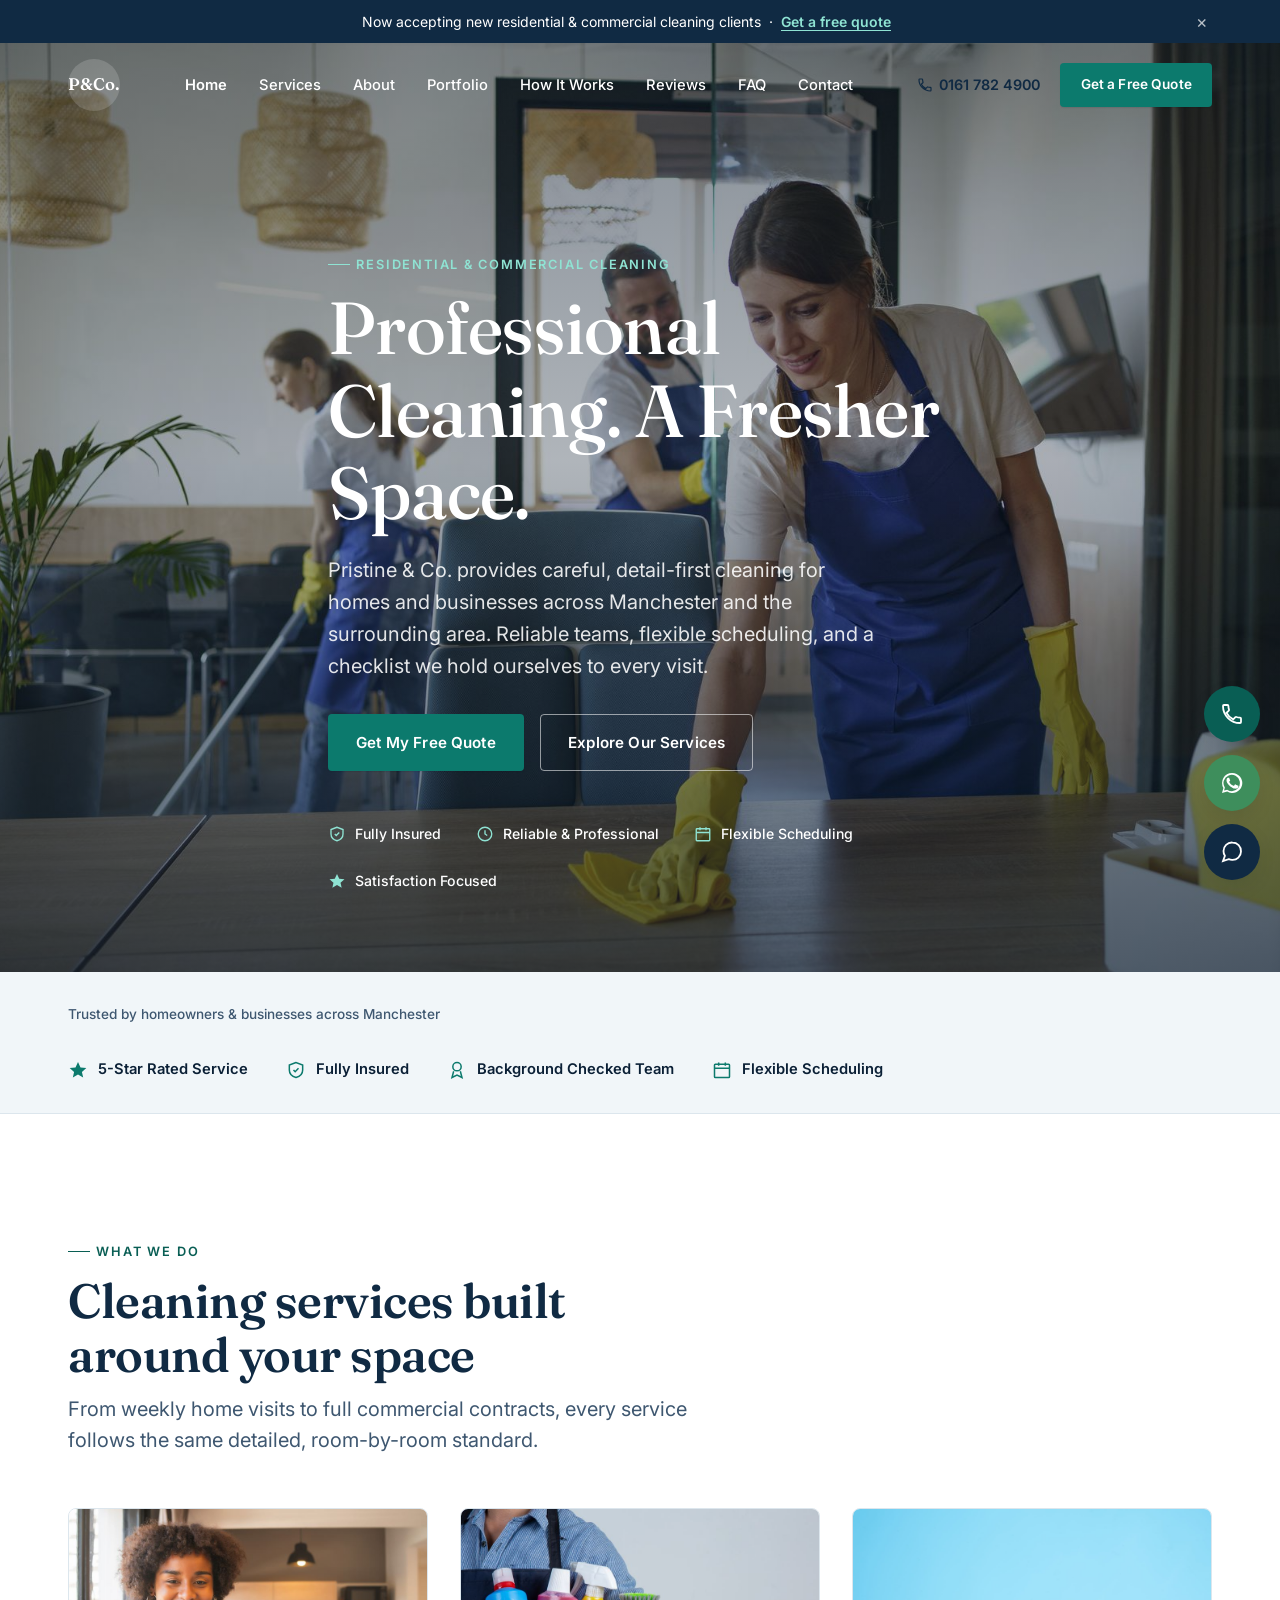
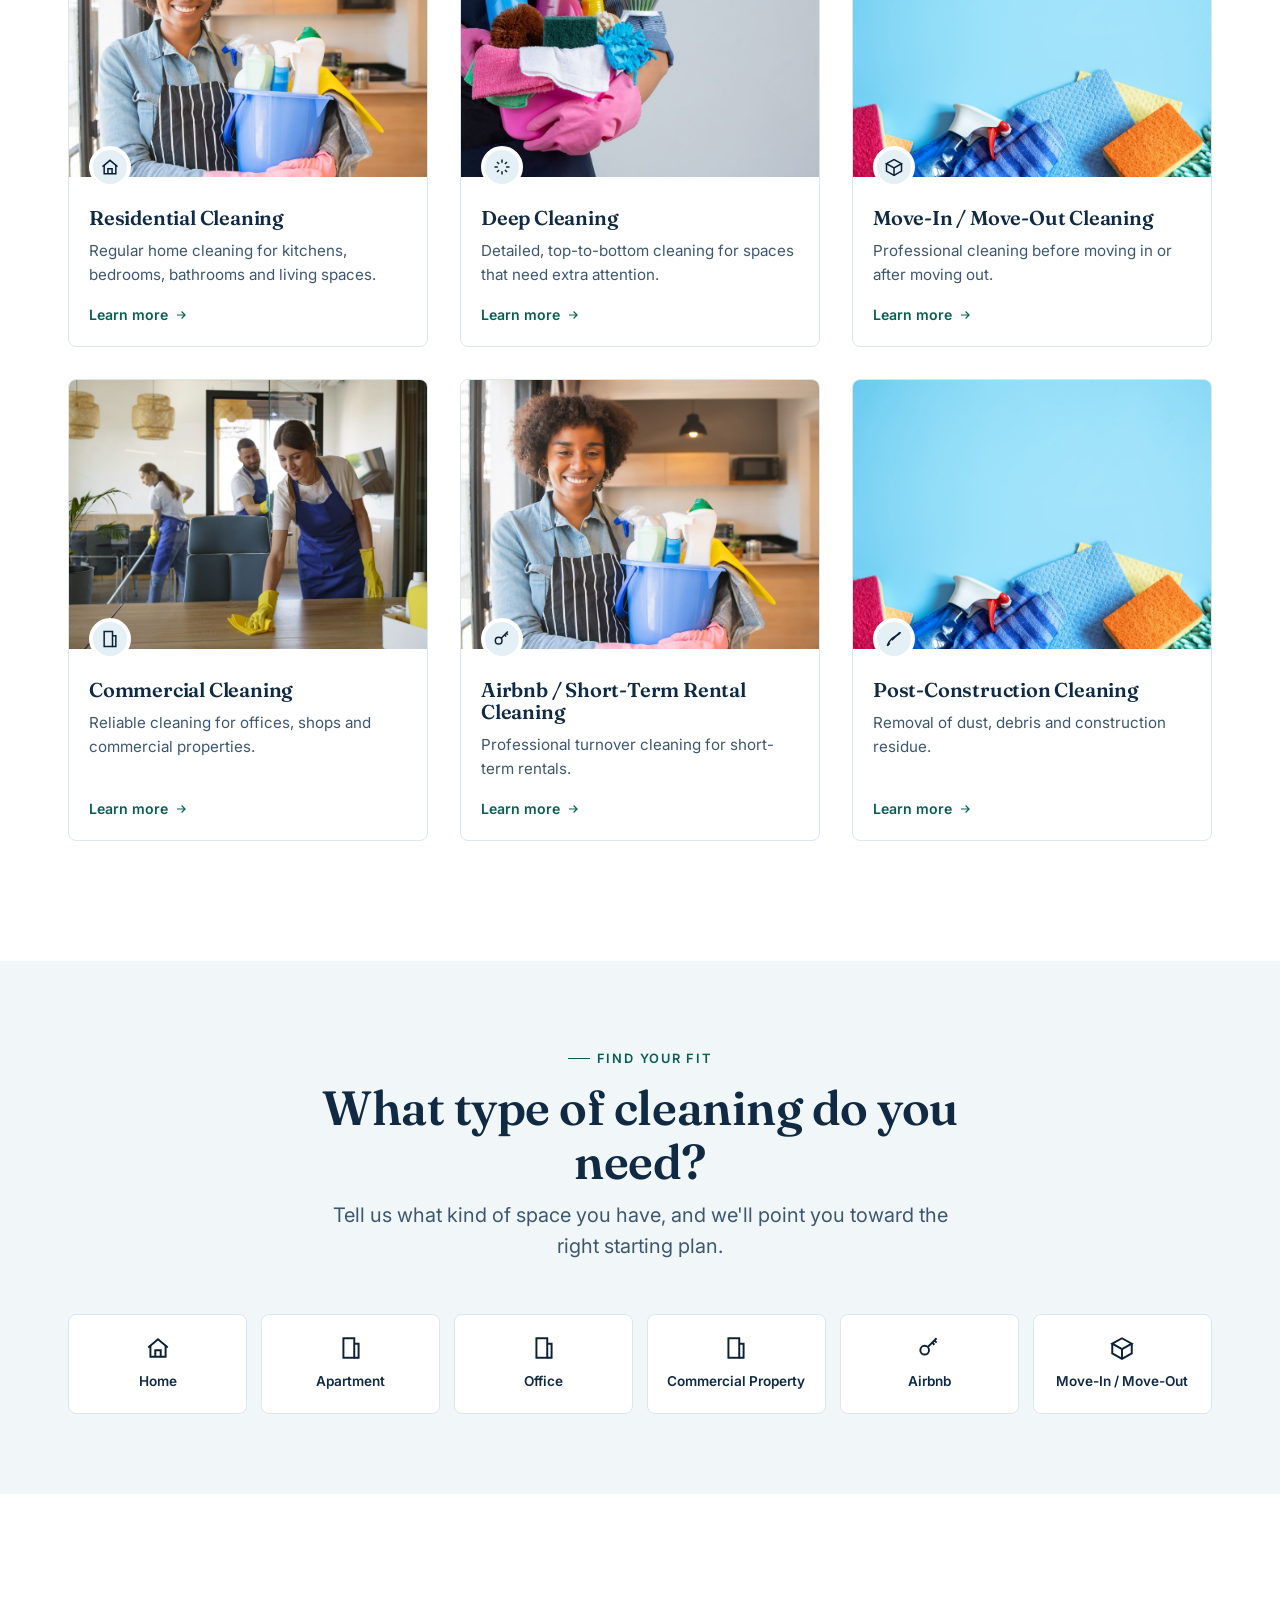
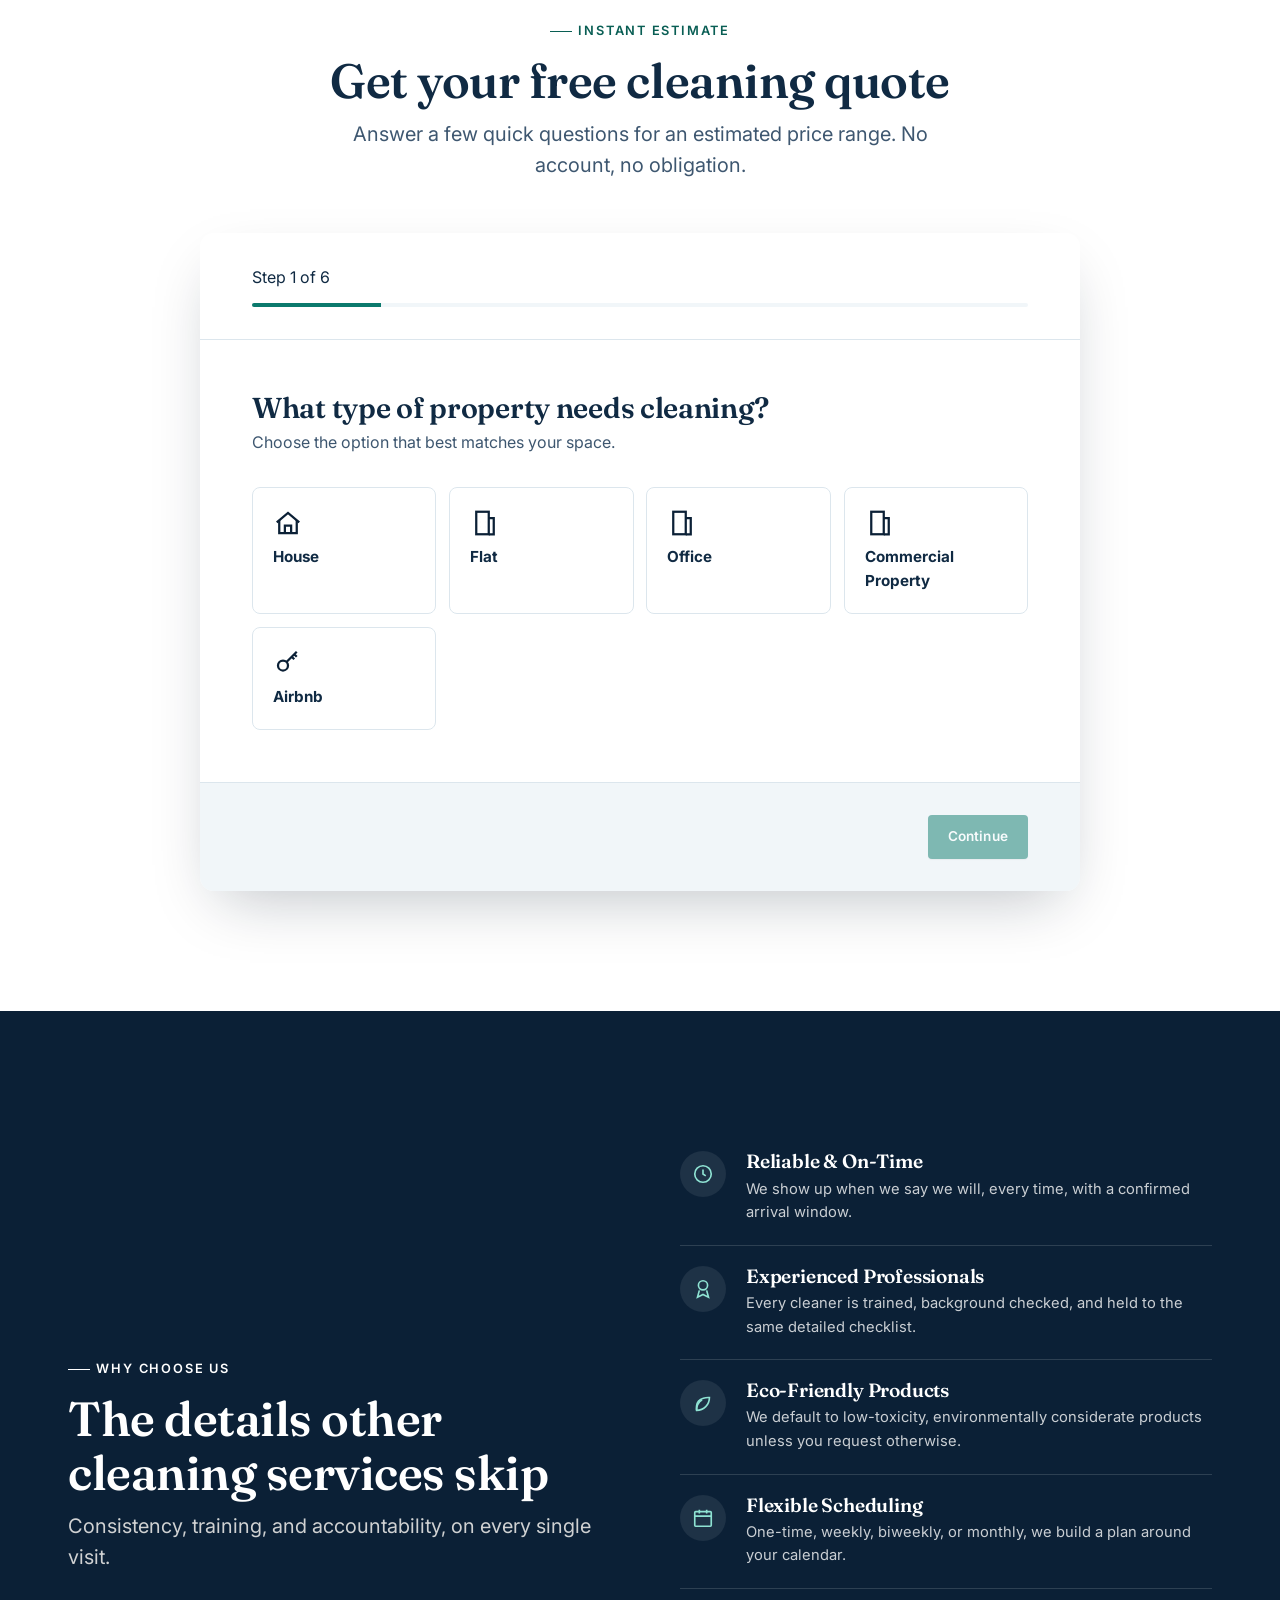
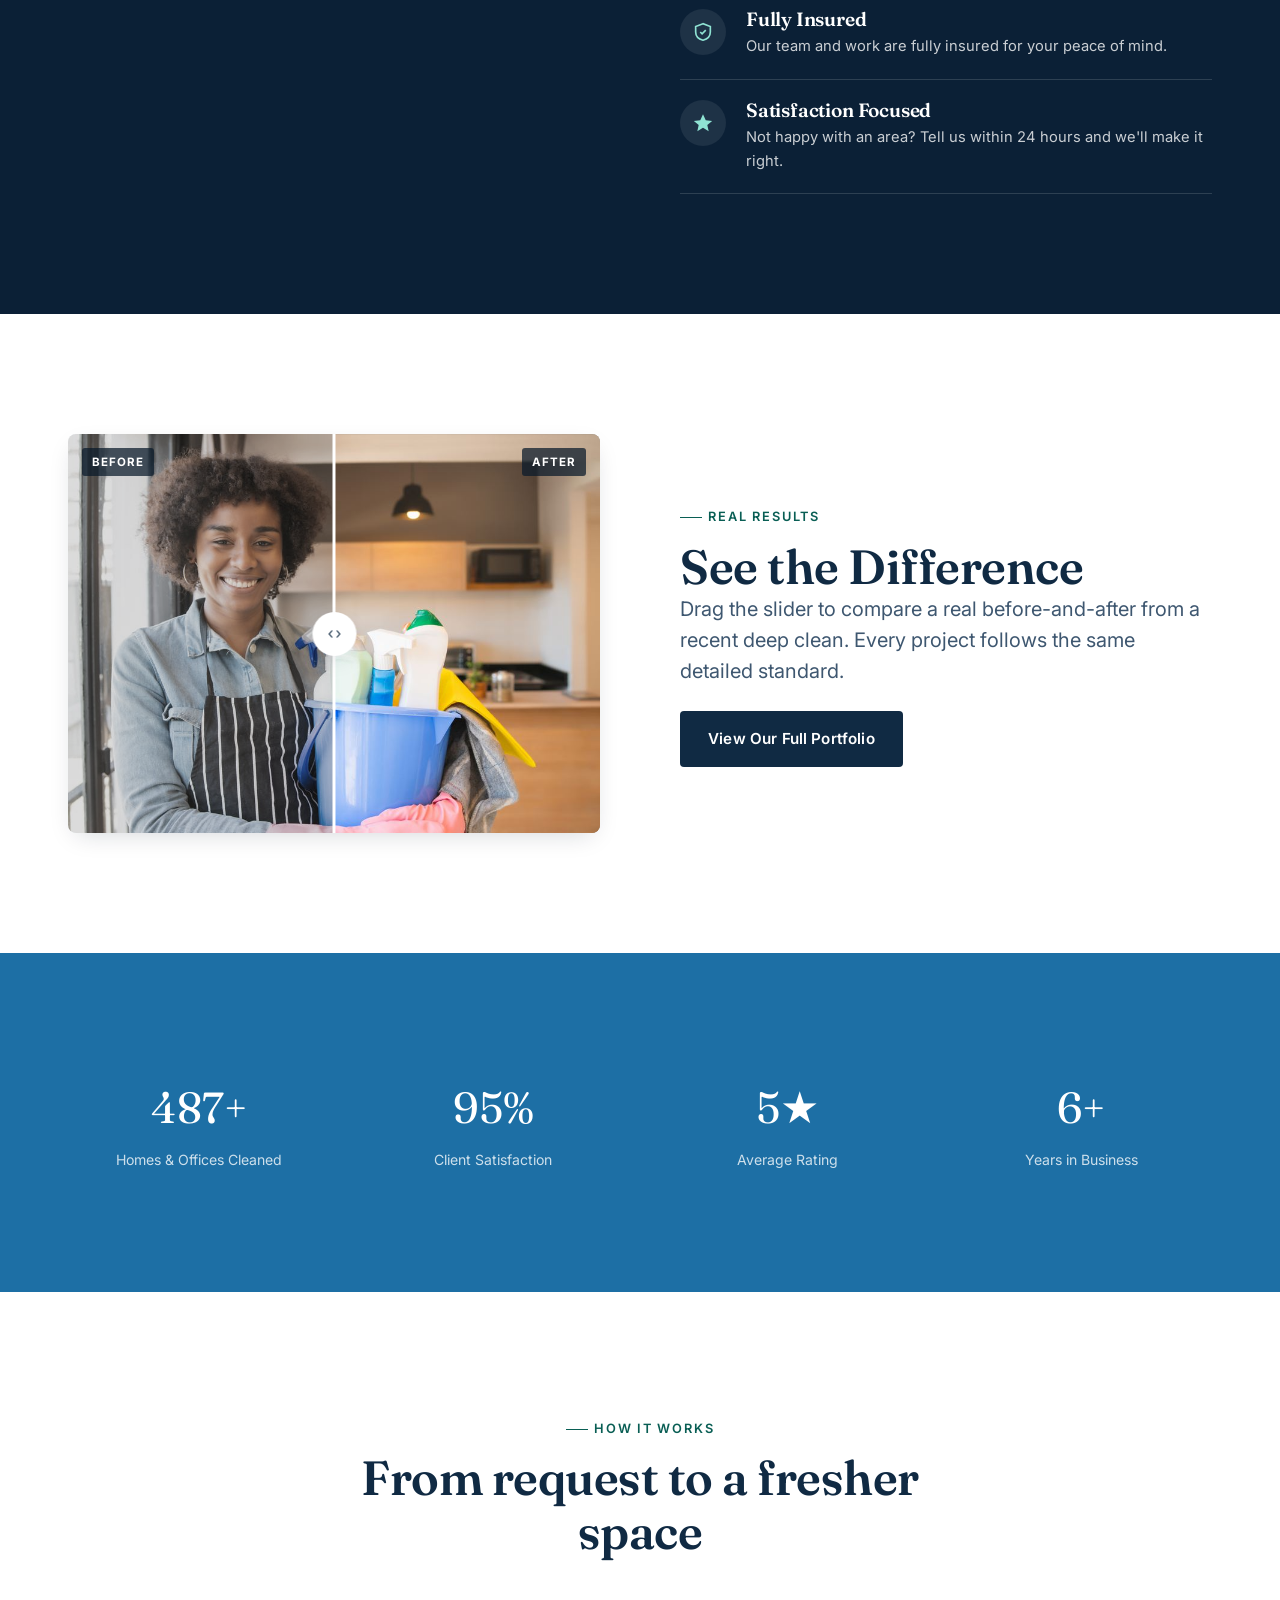
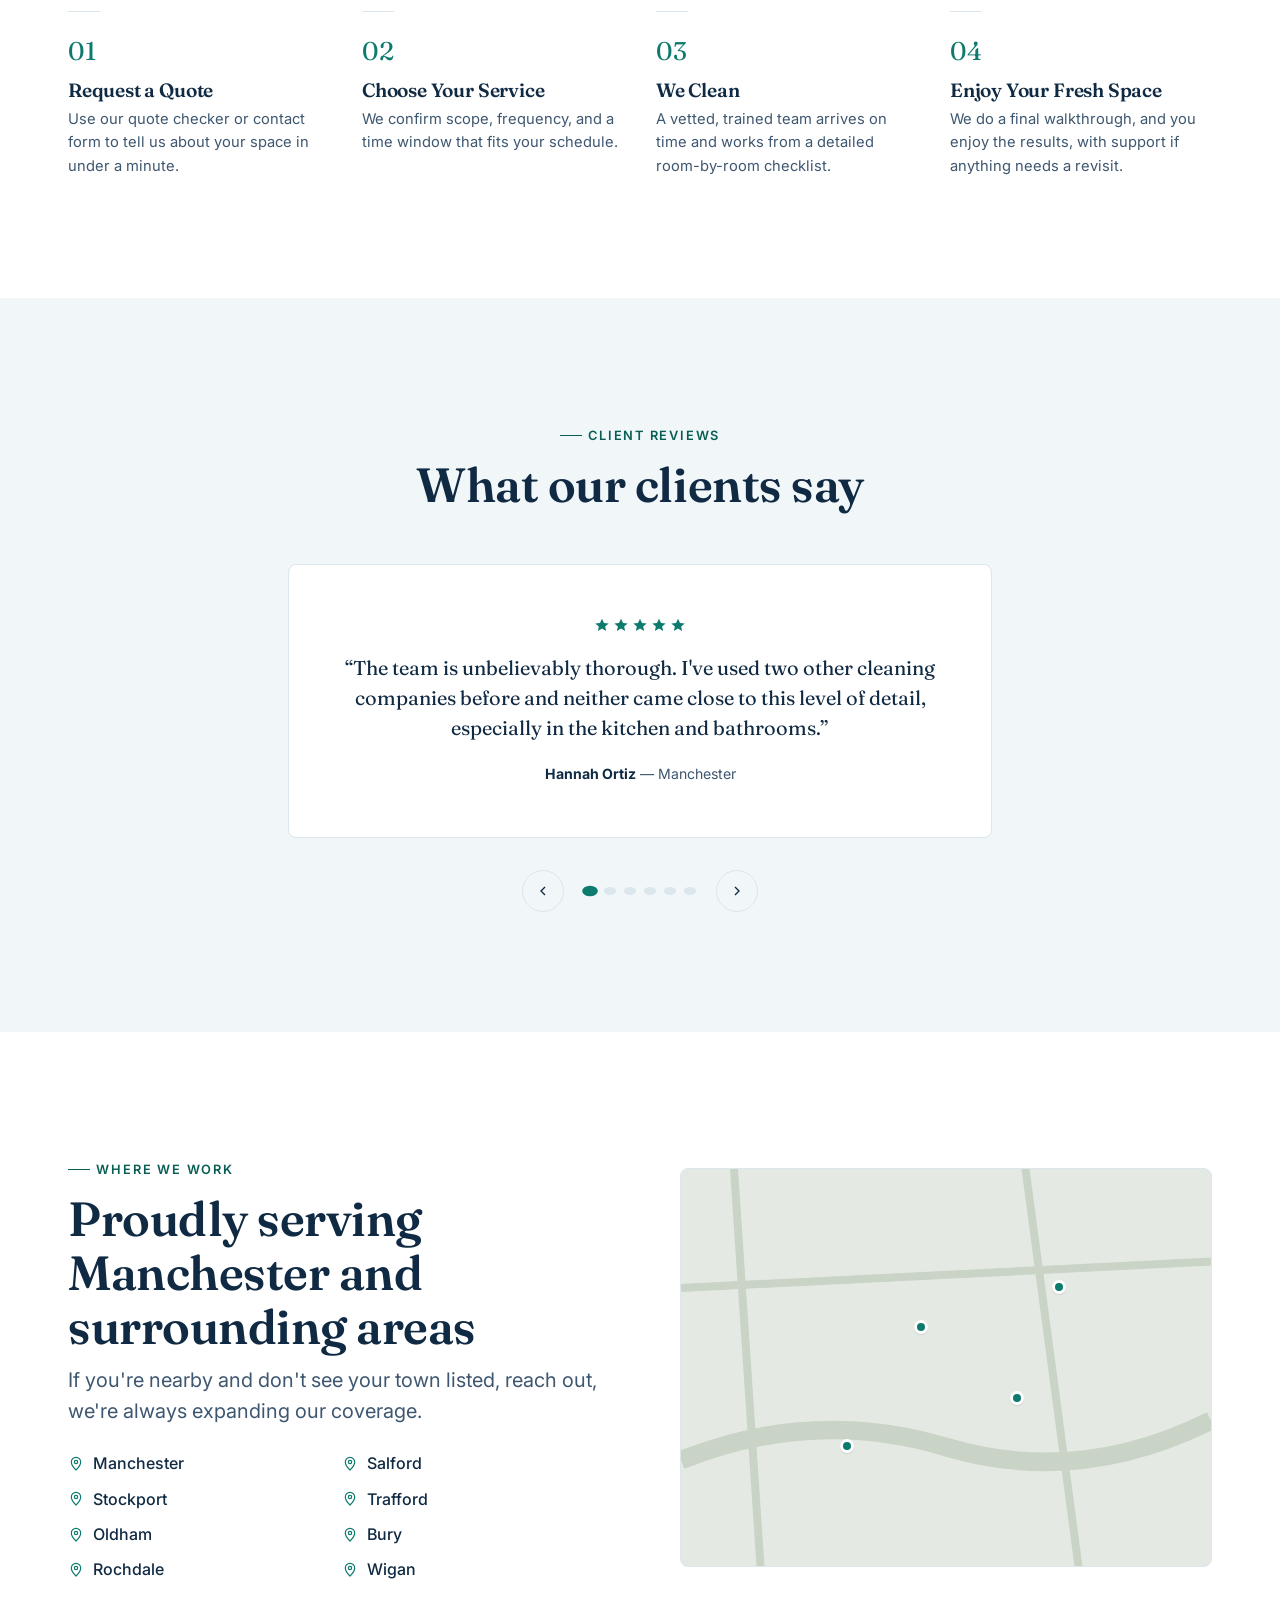
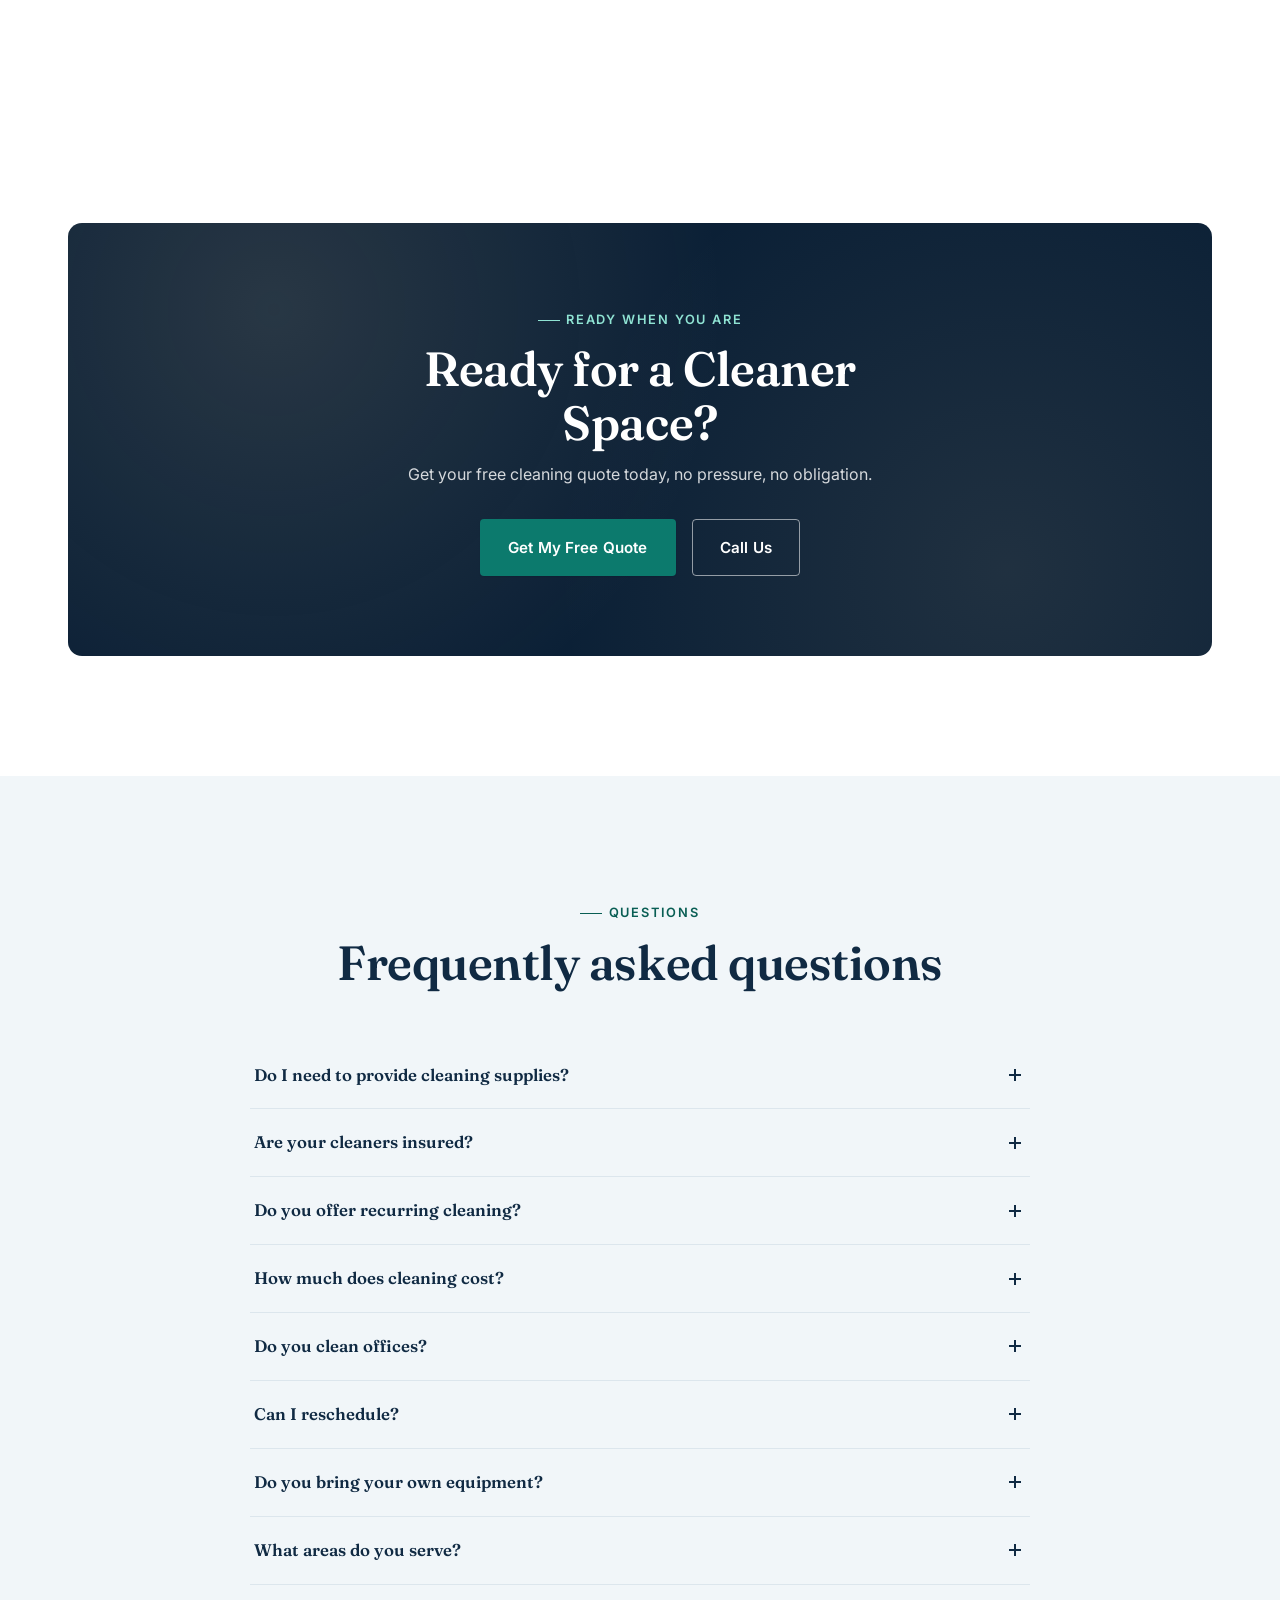
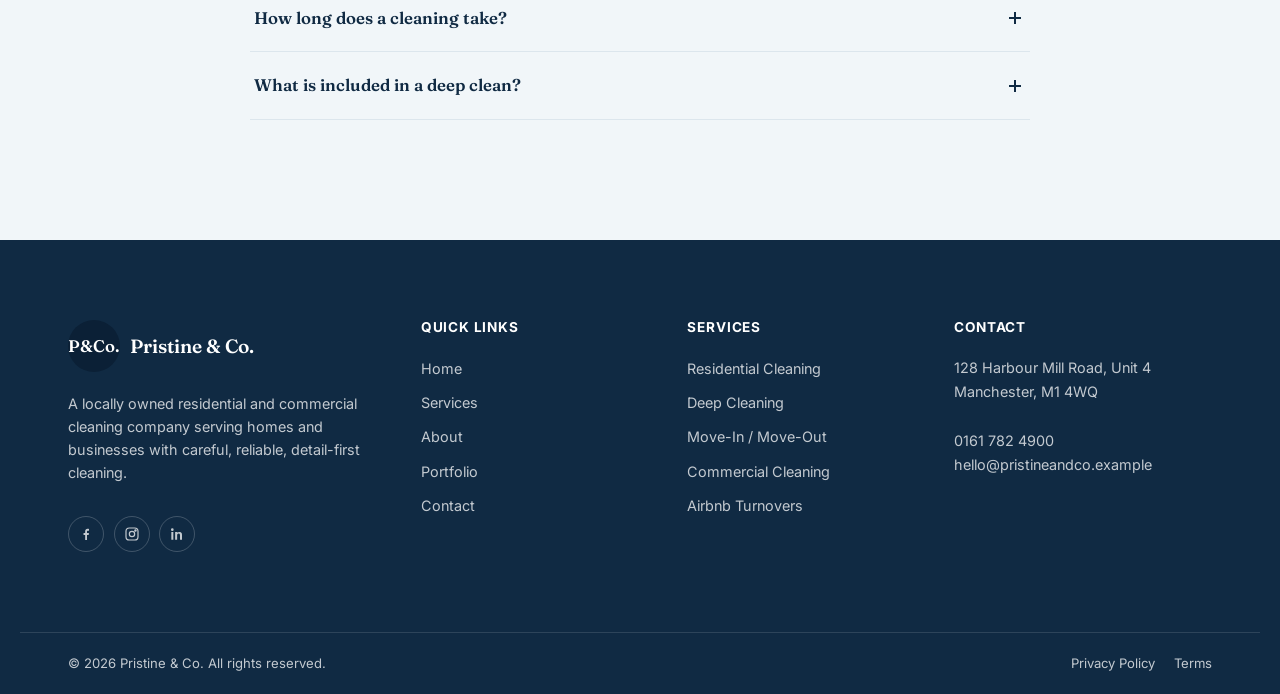
<file: index.html>
<!DOCTYPE html>
<html lang="en">
<head>
<meta charset="UTF-8">
<meta name="viewport" content="width=device-width, initial-scale=1.0">
<title>Pristine &amp; Co. | Residential &amp; Commercial Cleaning in Manchester, UK</title>
<meta name="description" content="Pristine &amp; Co. provides trusted residential and commercial cleaning in Manchester and surrounding areas. Get a free instant quote in under a minute.">
<link rel="canonical" href="https://example.com/index.html">
<meta property="og:type" content="website">
<meta property="og:title" content="Pristine & Co. | Professional Cleaning Services">
<meta property="og:description" content="Trusted residential and commercial cleaning in Manchester, UK. Get a free instant quote in under a minute.">
<meta property="og:image" content="https://example.com/assets/images/hero-office-team.jpg">
<meta name="theme-color" content="#263A32">
<link rel="icon" type="image/svg+xml" href="assets/icons/favicon.svg">
<link rel="preconnect" href="https://fonts.googleapis.com">
<link rel="preconnect" href="https://fonts.gstatic.com" crossorigin>
<link href="https://fonts.googleapis.com/css2?family=Fraunces:opsz,wght@9..144,400;9..144,500;9..144,600&family=Inter:wght@400;500;600;700&display=swap" rel="stylesheet">
<link rel="stylesheet" href="css/style.css">
<script type="application/ld+json">
{
  "@context": "https://schema.org",
  "@type": "LocalBusiness",
  "name": "Pristine & Co.",
  "image": "https://example.com/assets/images/hero-office-team.jpg",
  "telephone": "+44-161-782-4900",
  "email": "hello@pristineandco.example",
  "address": {
    "@type": "PostalAddress",
    "streetAddress": "128 Harbour Mill Road, Unit 4",
    "addressLocality": "Manchester",
    "addressRegion": "Greater Manchester",
    "postalCode": "M1 4WQ",
    "addressCountry": "GB"
  },
  "priceRange": "££",
  "openingHours": ["Mo-Fr 07:00-19:00", "Sa 08:00-16:00"],
  "areaServed": ["Manchester", "Salford", "Stockport", "Trafford", "Oldham", "Bury", "Rochdale", "Wigan"]
}
</script>
</head>
<body>
<a class="skip-link" href="#main">Skip to main content</a>
<div class="scroll-progress" aria-hidden="true"></div>

<!-- ANNOUNCEMENT BAR -->
<div class="announce" role="region" aria-label="Announcement">
  <div class="announce__inner">
    <p>Now accepting new residential &amp; commercial cleaning clients &nbsp;·&nbsp; <a href="#quote">Get a free quote</a></p>
    <button class="announce__close" aria-label="Dismiss announcement">&times;</button>
  </div>
</div>

<!-- HEADER / NAV -->
<header class="site-header">
  <nav class="navbar is-transparent" data-transparent="true" aria-label="Primary">
    <div class="navbar__inner">
      <a href="index.html" class="brand" aria-label="Pristine & Co. — Home">
        <span class="brand__mark">P&amp;Co.</span>
      </a>
      <ul class="nav-links">
        <li><a href="index.html" class="nav-link is-active">Home</a></li>
        <li><a href="services.html" class="nav-link">Services</a></li>
        <li><a href="about.html" class="nav-link">About</a></li>
        <li><a href="portfolio.html" class="nav-link">Portfolio</a></li>
        <li><a href="index.html#how-it-works" class="nav-link">How It Works</a></li>
        <li><a href="index.html#reviews" class="nav-link">Reviews</a></li>
        <li><a href="index.html#faq" class="nav-link">FAQ</a></li>
        <li><a href="contact.html" class="nav-link">Contact</a></li>
      </ul>
      <div class="nav-actions">
        <a href="tel:+441617824900" class="nav-phone" data-call-link>
          <svg viewBox="0 0 24 24" fill="none" stroke="currentColor" stroke-width="1.8" width="16" height="16"><path d="M6.6 10.8c1.4 2.8 3.8 5.2 6.6 6.6l2.2-2.2c.3-.3.7-.4 1-.2 1.1.4 2.3.6 3.6.6.6 0 1 .4 1 1V20c0 .6-.4 1-1 1C10.6 21 3 13.4 3 4c0-.6.4-1 1-1h3.4c.6 0 1 .4 1 1 0 1.3.2 2.5.6 3.6.1.4 0 .8-.2 1L6.6 10.8Z"/></svg>
          <span data-phone-display>0161 782 4900</span>
        </a>
        <a href="#quote" class="btn btn-primary btn-sm">Get a Free Quote</a>
        <button class="nav-toggle" aria-label="Open menu" aria-expanded="false" aria-controls="mobile-menu">
          <span class="nav-toggle__bars"><span></span><span></span><span></span></span>
        </button>
      </div>
    </div>
  </nav>
</header>

<!-- MOBILE MENU -->
<div class="mobile-menu" id="mobile-menu">
  <div class="mobile-menu__backdrop"></div>
  <div class="mobile-menu__panel">
    <button class="mobile-menu__close" aria-label="Close menu">
      <svg viewBox="0 0 24 24" fill="none" stroke="currentColor" stroke-width="2" width="22" height="22"><path d="M6 6l12 12M18 6 6 18"/></svg>
    </button>
    <nav class="mobile-menu__links" aria-label="Mobile">
      <a href="index.html">Home</a>
      <a href="services.html">Services</a>
      <a href="about.html">About</a>
      <a href="portfolio.html">Portfolio</a>
      <a href="index.html#how-it-works">How It Works</a>
      <a href="index.html#reviews">Reviews</a>
      <a href="index.html#faq">FAQ</a>
      <a href="contact.html">Contact</a>
    </nav>
    <div class="mobile-menu__cta">
      <a href="#quote" class="btn btn-primary btn-block">Get a Free Quote</a>
      <a href="tel:+441617824900" class="btn btn-outline btn-block" data-call-link>Call Us</a>
    </div>
    <div class="mobile-menu__contact">
      Talk to us directly
      <a href="tel:+441617824900" data-call-link data-phone-display>0161 782 4900</a>
    </div>
  </div>
</div>

<main id="main">

  <!-- HERO -->
  <section class="hero">
    <div class="hero__media">
      <img src="assets/images/hero-office-team.jpg" alt="Professional cleaning team working together in a bright, modern office" width="1800" height="1199">
    </div>
    <div class="hero__content">
      <span class="eyebrow">Residential &amp; Commercial Cleaning</span>
      <h1>Professional Cleaning. A Fresher Space.</h1>
      <p class="hero__lead">Pristine &amp; Co. provides careful, detail-first cleaning for homes and businesses across Manchester and the surrounding area. Reliable teams, flexible scheduling, and a checklist we hold ourselves to every visit.</p>
      <div class="hero__actions">
        <a href="#quote" class="btn btn-primary">Get My Free Quote</a>
        <a href="#services" class="btn btn-outline-light">Explore Our Services</a>
      </div>
      <div class="hero__trust">
        <span class="hero__trust-item"><svg viewBox="0 0 24 24" fill="none" stroke="currentColor" stroke-width="1.8"><path d="M12 3 4 6v6c0 5 3.5 7.8 8 9 4.5-1.2 8-4 8-9V6l-8-3Z"/><path d="m9 12 2 2 4-4"/></svg>Fully Insured</span>
        <span class="hero__trust-item"><svg viewBox="0 0 24 24" fill="none" stroke="currentColor" stroke-width="1.8"><circle cx="12" cy="12" r="9"/><path d="M12 7v5l3 2"/></svg>Reliable &amp; Professional</span>
        <span class="hero__trust-item"><svg viewBox="0 0 24 24" fill="none" stroke="currentColor" stroke-width="1.8"><rect x="3" y="5" width="18" height="16" rx="1"/><path d="M3 10h18M8 3v4M16 3v4"/></svg>Flexible Scheduling</span>
        <span class="hero__trust-item"><svg viewBox="0 0 24 24" fill="currentColor"><path d="M12 2.5 15 9l7 .7-5.3 4.6L18.2 21 12 17.3 5.8 21l1.5-6.7L2 9.7 9 9l3-6.5Z"/></svg>Satisfaction Focused</span>
      </div>
    </div>
  </section>

  <!-- TRUST STRIP -->
  <section class="trust-strip reveal">
    <div class="container trust-strip__inner">
      <span class="trust-strip__label">Trusted by homeowners &amp; businesses across Manchester</span>
      <div class="trust-strip__items">
        <span class="trust-strip__item"><svg viewBox="0 0 24 24" fill="currentColor"><path d="M12 2.5 15 9l7 .7-5.3 4.6L18.2 21 12 17.3 5.8 21l1.5-6.7L2 9.7 9 9l3-6.5Z"/></svg>5-Star Rated Service</span>
        <span class="trust-strip__item"><svg viewBox="0 0 24 24" fill="none" stroke="currentColor" stroke-width="1.8"><path d="M12 3 4 6v6c0 5 3.5 7.8 8 9 4.5-1.2 8-4 8-9V6l-8-3Z"/><path d="m9 12 2 2 4-4"/></svg>Fully Insured</span>
        <span class="trust-strip__item"><svg viewBox="0 0 24 24" fill="none" stroke="currentColor" stroke-width="1.8"><circle cx="12" cy="8" r="5"/><path d="M8 13.5 6 21l6-3 6 3-2-7.5"/></svg>Background Checked Team</span>
        <span class="trust-strip__item"><svg viewBox="0 0 24 24" fill="none" stroke="currentColor" stroke-width="1.8"><rect x="3" y="5" width="18" height="16" rx="1"/><path d="M3 10h18M8 3v4M16 3v4"/></svg>Flexible Scheduling</span>
      </div>
    </div>
  </section>

  <!-- SERVICES -->
  <section class="section" id="services">
    <div class="container">
      <div class="section-head reveal">
        <span class="eyebrow">What We Do</span>
        <h2>Cleaning services built around your space</h2>
        <p class="lead">From weekly home visits to full commercial contracts, every service follows the same detailed, room-by-room standard.</p>
      </div>
      <div class="grid grid-3" id="services-grid"></div>
    </div>
  </section>

  <!-- INTERACTIVE SERVICE SELECTOR -->
  <section class="section section--tight section--dim">
    <div class="container">
      <div class="section-head center reveal">
        <span class="eyebrow">Find Your Fit</span>
        <h2>What type of cleaning do you need?</h2>
        <p class="lead">Tell us what kind of space you have, and we'll point you toward the right starting plan.</p>
      </div>
      <div class="selector reveal" id="service-selector"></div>
      <div class="selector__result" id="selector-result">
        <p data-selector-copy></p>
        <button class="btn btn-primary" data-quote-jumpstart="house">Start My Quote</button>
      </div>
    </div>
  </section>

  <!-- SMART QUOTE CHECKER -->
  <section class="section" id="quote">
    <div class="container">
      <div class="section-head center reveal">
        <span class="eyebrow">Instant Estimate</span>
        <h2>Get your free cleaning quote</h2>
        <p class="lead">Answer a few quick questions for an estimated price range. No account, no obligation.</p>
      </div>

      <div class="quote reveal" data-quote-app>
        <div class="quote__header">
          <span data-step-label>Step 1 of 6</span>
          <div class="quote__progress-track"><div class="quote__progress-bar"></div></div>
        </div>

        <div class="quote__body">
          <!-- Step 1: Property Type -->
          <div class="quote__step is-active" data-step="1">
            <h3>What type of property needs cleaning?</h3>
            <p class="text-soft">Choose the option that best matches your space.</p>
            <div class="option-grid" data-property-grid></div>
          </div>

          <!-- Step 2: Size -->
          <div class="quote__step" data-step="2">
            <h3>What size is the property?</h3>
            <p class="text-soft">A rough size helps us estimate accurately.</p>
            <div class="option-grid" data-size-grid></div>
          </div>

          <!-- Step 3: Cleaning Type -->
          <div class="quote__step" data-step="3">
            <h3>What type of cleaning do you need?</h3>
            <p class="text-soft">Pick the service that fits your situation.</p>
            <div class="option-grid" data-cleaning-grid></div>
          </div>

          <!-- Step 4: Frequency -->
          <div class="quote__step" data-step="4">
            <h3>How often would you like cleaning?</h3>
            <p class="text-soft">Recurring plans receive a small built-in discount.</p>
            <div class="option-grid" data-frequency-grid></div>
          </div>

          <!-- Step 5: Contact details -->
          <div class="quote__step" data-step="5">
            <h3>Almost done — how can we reach you?</h3>
            <p class="text-soft">We'll use this to send your estimate and confirm details.</p>
            <form data-contact-form novalidate>
              <div class="form-grid">
                <div class="field"><label for="q-name">Full Name</label><input id="q-name" type="text" data-required autocomplete="name"><span class="field__error">Please enter your name.</span></div>
                <div class="field"><label for="q-email">Email</label><input id="q-email" type="email" data-required autocomplete="email"><span class="field__error">Please enter a valid email.</span></div>
                <div class="field"><label for="q-phone">Phone</label><input id="q-phone" type="tel" data-required autocomplete="tel"><span class="field__error">Please enter your phone number.</span></div>
                <div class="field"><label for="q-zip">Postcode</label><input id="q-zip" type="text" data-required autocomplete="postal-code"><span class="field__error">Please enter your postcode.</span></div>
                <div class="field"><label for="q-date">Preferred Date</label><input id="q-date" type="date"></div>
                <div class="field full"><label for="q-notes">Additional Notes</label><textarea id="q-notes" placeholder="Anything we should know about your space?"></textarea></div>
              </div>
            </form>
          </div>

          <!-- Step 6: Loading / Result -->
          <div class="quote__step" data-step="6">
            <div class="quote__loading" data-quote-loading>
              <div class="spinner" aria-hidden="true"></div>
              <p class="text-soft">Calculating your estimate…</p>
            </div>
            <div class="quote__result" data-quote-result style="display:none;">
              <span class="eyebrow">Your Estimate</span>
              <h3>Your estimated cleaning range</h3>
              <div class="quote__result-range" data-result-range>$0 – $0</div>
              <p class="quote__result-note">Estimated pricing only. Final pricing may vary based on the property and cleaning requirements.</p>
              <div class="quote__result-summary" data-result-summary></div>
              <div class="quote__result-actions">
                <button class="btn btn-primary" data-quote-request>Request My Quote</button>
                <a class="btn btn-outline" data-quote-whatsapp href="#" target="_blank" rel="noopener">WhatsApp Us</a>
              </div>
            </div>
          </div>
        </div>

        <div class="quote__nav">
          <button class="btn btn-outline btn-sm" data-quote-back type="button">Back</button>
          <div class="quote__nav-spacer"></div>
          <button class="btn btn-primary btn-sm" data-quote-next type="button" disabled>Continue</button>
        </div>
      </div>
    </div>
  </section>

  <!-- WHY CHOOSE US -->
  <section class="section section--dark">
    <div class="container">
      <div class="split">
        <div class="reveal">
          <span class="eyebrow">Why Choose Us</span>
          <h2>The details other cleaning services skip</h2>
          <p class="lead" style="margin-top:0.75rem; color:rgba(251,249,245,0.82);">Consistency, training, and accountability, on every single visit.</p>
        </div>
        <div id="why-grid"></div>
      </div>
    </div>
  </section>

  <!-- BEFORE / AFTER PREVIEW -->
  <section class="section">
    <div class="container">
      <div class="split split--reverse">
        <div class="reveal-scale" id="ba-preview"></div>
        <div class="reveal">
          <span class="eyebrow">Real Results</span>
          <h2>See the Difference</h2>
          <p class="lead">Drag the slider to compare a real before-and-after from a recent deep clean. Every project follows the same detailed standard.</p>
          <a href="portfolio.html" class="btn btn-dark" style="margin-top:1.5rem;">View Our Full Portfolio</a>
        </div>
      </div>
    </div>
  </section>

  <!-- STATISTICS -->
  <section class="section section--sage">
    <div class="container">
      <div class="stats" id="stats-grid"></div>
    </div>
  </section>

  <!-- HOW IT WORKS -->
  <section class="section" id="how-it-works">
    <div class="container">
      <div class="section-head center reveal">
        <span class="eyebrow">How It Works</span>
        <h2>From request to a fresher space</h2>
      </div>
      <div class="process" id="process-grid"></div>
    </div>
  </section>

  <!-- TESTIMONIALS -->
  <section class="section section--dim" id="reviews">
    <div class="container">
      <div class="section-head center reveal">
        <span class="eyebrow">Client Reviews</span>
        <h2>What our clients say</h2>
      </div>
      <div class="testi-carousel reveal" data-testimonial-carousel>
        <div class="testi-track"><div class="testi-track__inner" id="testi-track"></div></div>
        <div class="testi-controls">
          <button class="testi-arrow testi-arrow--prev" aria-label="Previous testimonial"><svg viewBox="0 0 24 24" fill="none" stroke="currentColor" stroke-width="2"><path d="M15 6l-6 6 6 6"/></svg></button>
          <div class="testi-dots"></div>
          <button class="testi-arrow testi-arrow--next" aria-label="Next testimonial"><svg viewBox="0 0 24 24" fill="none" stroke="currentColor" stroke-width="2"><path d="M9 6l6 6-6 6"/></svg></button>
        </div>
      </div>
    </div>
  </section>

  <!-- SERVICE AREA -->
  <section class="section">
    <div class="container">
      <div class="split">
        <div class="reveal">
          <span class="eyebrow">Where We Work</span>
          <h2>Proudly serving <span data-service-city>Manchester</span> and surrounding areas</h2>
          <p class="lead" style="margin-top:0.75rem;">If you're nearby and don't see your town listed, reach out, we're always expanding our coverage.</p>
          <ul class="area-list" id="area-list" style="margin-top:1.5rem;"></ul>
        </div>
        <div class="reveal-scale">
          <div class="area-map" aria-hidden="true">
            <svg viewBox="0 0 400 300" preserveAspectRatio="xMidYMid slice">
              <rect width="400" height="300" fill="#E4E9E3"/>
              <path d="M0 220 Q100 180 200 210 T400 190" stroke="#C9D3C6" stroke-width="14" fill="none"/>
              <path d="M40 0 L60 300" stroke="#C9D3C6" stroke-width="6"/>
              <path d="M260 0 L300 300" stroke="#C9D3C6" stroke-width="6"/>
              <path d="M0 90 L400 70" stroke="#C9D3C6" stroke-width="6"/>
            </svg>
            <span class="area-map__pin" style="top:38%; left:44%;"></span>
            <span class="area-map__pin" style="top:56%; left:62%;"></span>
            <span class="area-map__pin" style="top:28%; left:70%;"></span>
            <span class="area-map__pin" style="top:68%; left:30%;"></span>
          </div>
        </div>
      </div>
    </div>
  </section>

  <!-- SPECIAL OFFER CTA -->
  <section class="section">
    <div class="container">
      <div class="cta-band reveal-scale">
        <div class="cta-band__content">
          <span class="eyebrow" style="color:var(--color-brass-light);">Ready When You Are</span>
          <h2>Ready for a Cleaner Space?</h2>
          <p>Get your free cleaning quote today, no pressure, no obligation.</p>
          <div class="cta-band__actions">
            <a href="#quote" class="btn btn-primary">Get My Free Quote</a>
            <a href="tel:+441617824900" class="btn btn-outline-light" data-call-link>Call Us</a>
          </div>
        </div>
      </div>
    </div>
  </section>

  <!-- FAQ -->
  <section class="section section--dim" id="faq">
    <div class="container">
      <div class="section-head center reveal">
        <span class="eyebrow">Questions</span>
        <h2>Frequently asked questions</h2>
      </div>
      <div class="faq reveal" id="faq-list"></div>
    </div>
  </section>

</main>

<!-- FOOTER -->
<footer class="site-footer">
  <div class="container footer-top">
    <div class="footer-brand">
      <a href="index.html" class="brand"><span class="brand__mark">P&amp;Co.</span><span class="brand__name">Pristine &amp; Co.</span></a>
      <p>A locally owned residential and commercial cleaning company serving homes and businesses with careful, reliable, detail-first cleaning.</p>
      <div class="footer-social">
        <a href="https://facebook.com/" aria-label="Facebook" target="_blank" rel="noopener"><svg viewBox="0 0 24 24" fill="currentColor"><path d="M13.5 21v-7.5H16l.4-3H13.5V8.4c0-.87.24-1.46 1.5-1.46H16.5V4.34C16.24 4.3 15.36 4.2 14.34 4.2c-2.13 0-3.59 1.3-3.59 3.68v2.62H8.3v3h2.45V21h2.75Z"/></svg></a>
        <a href="https://instagram.com/" aria-label="Instagram" target="_blank" rel="noopener"><svg viewBox="0 0 24 24" fill="none" stroke="currentColor" stroke-width="1.8"><rect x="3" y="3" width="18" height="18" rx="5"/><circle cx="12" cy="12" r="4"/><circle cx="17.2" cy="6.8" r="1"/></svg></a>
        <a href="https://linkedin.com/" aria-label="LinkedIn" target="_blank" rel="noopener"><svg viewBox="0 0 24 24" fill="currentColor"><path d="M4.98 3.5a2 2 0 1 1 0 4 2 2 0 0 1 0-4ZM3.5 9h3v11.5h-3V9Zm6.5 0h2.9v1.6h.04c.4-.76 1.4-1.6 2.9-1.6 3.1 0 3.66 2 3.66 4.6v6.9h-3v-6.1c0-1.46-.03-3.3-2-3.3-2 0-2.3 1.6-2.3 3.2v6.2h-3V9Z"/></svg></a>
      </div>
    </div>
    <div class="footer-col">
      <h4>Quick Links</h4>
      <ul>
        <li><a href="index.html">Home</a></li>
        <li><a href="services.html">Services</a></li>
        <li><a href="about.html">About</a></li>
        <li><a href="portfolio.html">Portfolio</a></li>
        <li><a href="contact.html">Contact</a></li>
      </ul>
    </div>
    <div class="footer-col">
      <h4>Services</h4>
      <ul>
        <li><a href="services.html#residential">Residential Cleaning</a></li>
        <li><a href="services.html#deep">Deep Cleaning</a></li>
        <li><a href="services.html#moveinout">Move-In / Move-Out</a></li>
        <li><a href="services.html#commercial">Commercial Cleaning</a></li>
        <li><a href="services.html#airbnb">Airbnb Turnovers</a></li>
      </ul>
    </div>
    <div class="footer-col">
      <h4>Contact</h4>
      <address>
        128 Harbour Mill Road, Unit 4<br>Manchester, M1 4WQ<br><br>
        <a href="tel:+441617824900" data-call-link data-phone-display>0161 782 4900</a><br>
        <a href="mailto:hello@pristineandco.example">hello@pristineandco.example</a>
      </address>
    </div>
  </div>
  <div class="container footer-bottom">
    <p>&copy; <span data-year></span> Pristine &amp; Co. All rights reserved.</p>
    <div class="footer-bottom-links">
      <a href="privacy.html">Privacy Policy</a>
      <a href="terms.html">Terms</a>
    </div>
  </div>
</footer>

<!-- FLOATING WIDGETS -->
<div class="float-stack">
  <button class="back-to-top" aria-label="Back to top">
    <svg viewBox="0 0 24 24" fill="none" stroke="currentColor" stroke-width="2"><path d="M12 19V5M5 12l7-7 7 7"/></svg>
  </button>
  <a class="float-btn float-btn--call" href="tel:+441617824900" data-call-link aria-label="Call Pristine & Co.">
    <span class="float-btn__tip">Call Us</span>
    <svg viewBox="0 0 24 24" fill="none" stroke="currentColor" stroke-width="1.8"><path d="M6.6 10.8c1.4 2.8 3.8 5.2 6.6 6.6l2.2-2.2c.3-.3.7-.4 1-.2 1.1.4 2.3.6 3.6.6.6 0 1 .4 1 1V20c0 .6-.4 1-1 1C10.6 21 3 13.4 3 4c0-.6.4-1 1-1h3.4c.6 0 1 .4 1 1 0 1.3.2 2.5.6 3.6.1.4 0 .8-.2 1L6.6 10.8Z"/></svg>
  </a>
  <a class="float-btn float-btn--whatsapp" href="#" target="_blank" rel="noopener" data-whatsapp-link aria-label="Message us on WhatsApp">
    <span class="float-btn__tip">WhatsApp</span>
    <svg viewBox="0 0 24 24" fill="currentColor"><path d="M17.5 14.4c-.3-.1-1.7-.9-2-1-.3-.1-.5-.1-.6.1-.2.3-.7 1-.9 1.2-.2.2-.3.2-.6.1-.3-.1-1.3-.5-2.4-1.5-.9-.8-1.5-1.8-1.7-2.1-.2-.3 0-.5.1-.6.1-.1.3-.3.4-.5.1-.1.2-.3.3-.4.1-.2 0-.4 0-.5 0-.1-.6-1.5-.8-2-.2-.5-.4-.4-.6-.4h-.5c-.2 0-.5.1-.7.3-.3.3-1 1-1 2.4s1 2.8 1.2 3c.1.2 2.1 3.2 5 4.4.7.3 1.3.5 1.7.6.7.2 1.4.2 1.9.1.6-.1 1.7-.7 2-1.4.2-.7.2-1.2.2-1.4-.1-.1-.3-.2-.5-.3Z"/><path d="M12 2a10 10 0 0 0-8.6 15L2 22l5.2-1.4A10 10 0 1 0 12 2Zm0 18.2c-1.6 0-3.2-.4-4.5-1.2l-.3-.2-3.1.8.8-3-.2-.3A8.2 8.2 0 1 1 12 20.2Z"/></svg>
  </a>
  <button class="float-btn float-btn--chat" data-chat-launcher aria-label="Open chat assistant" aria-expanded="false">
    <span class="float-btn__tip">Need Help?</span>
    <svg viewBox="0 0 24 24" fill="none" stroke="currentColor" stroke-width="1.8"><path d="M21 11.5a8.4 8.4 0 0 1-8.9 8.4 8.9 8.9 0 0 1-3.4-.7L3 21l1.9-5.2A8.3 8.3 0 0 1 3.5 11a8.4 8.4 0 0 1 8.9-8.5 8.6 8.6 0 0 1 8.6 9Z"/></svg>
  </button>
</div>

<!-- CHATBOT PANEL -->
<div class="chat-panel" data-chat-panel role="dialog" aria-label="Chat assistant" aria-hidden="true">
  <div class="chat-panel__header">
    <strong>Pristine &amp; Co.</strong>
    <button class="chat-panel__close" aria-label="Close chat"><svg viewBox="0 0 24 24" fill="none" stroke="currentColor" stroke-width="2"><path d="M6 6l12 12M18 6 6 18"/></svg></button>
  </div>
  <div class="chat-panel__body"></div>
</div>

<script src="js/config.js"></script>
<script src="js/main.js"></script>
<script src="js/home.js"></script>
<script src="js/quote.js"></script>
</body>
</html>
</file>
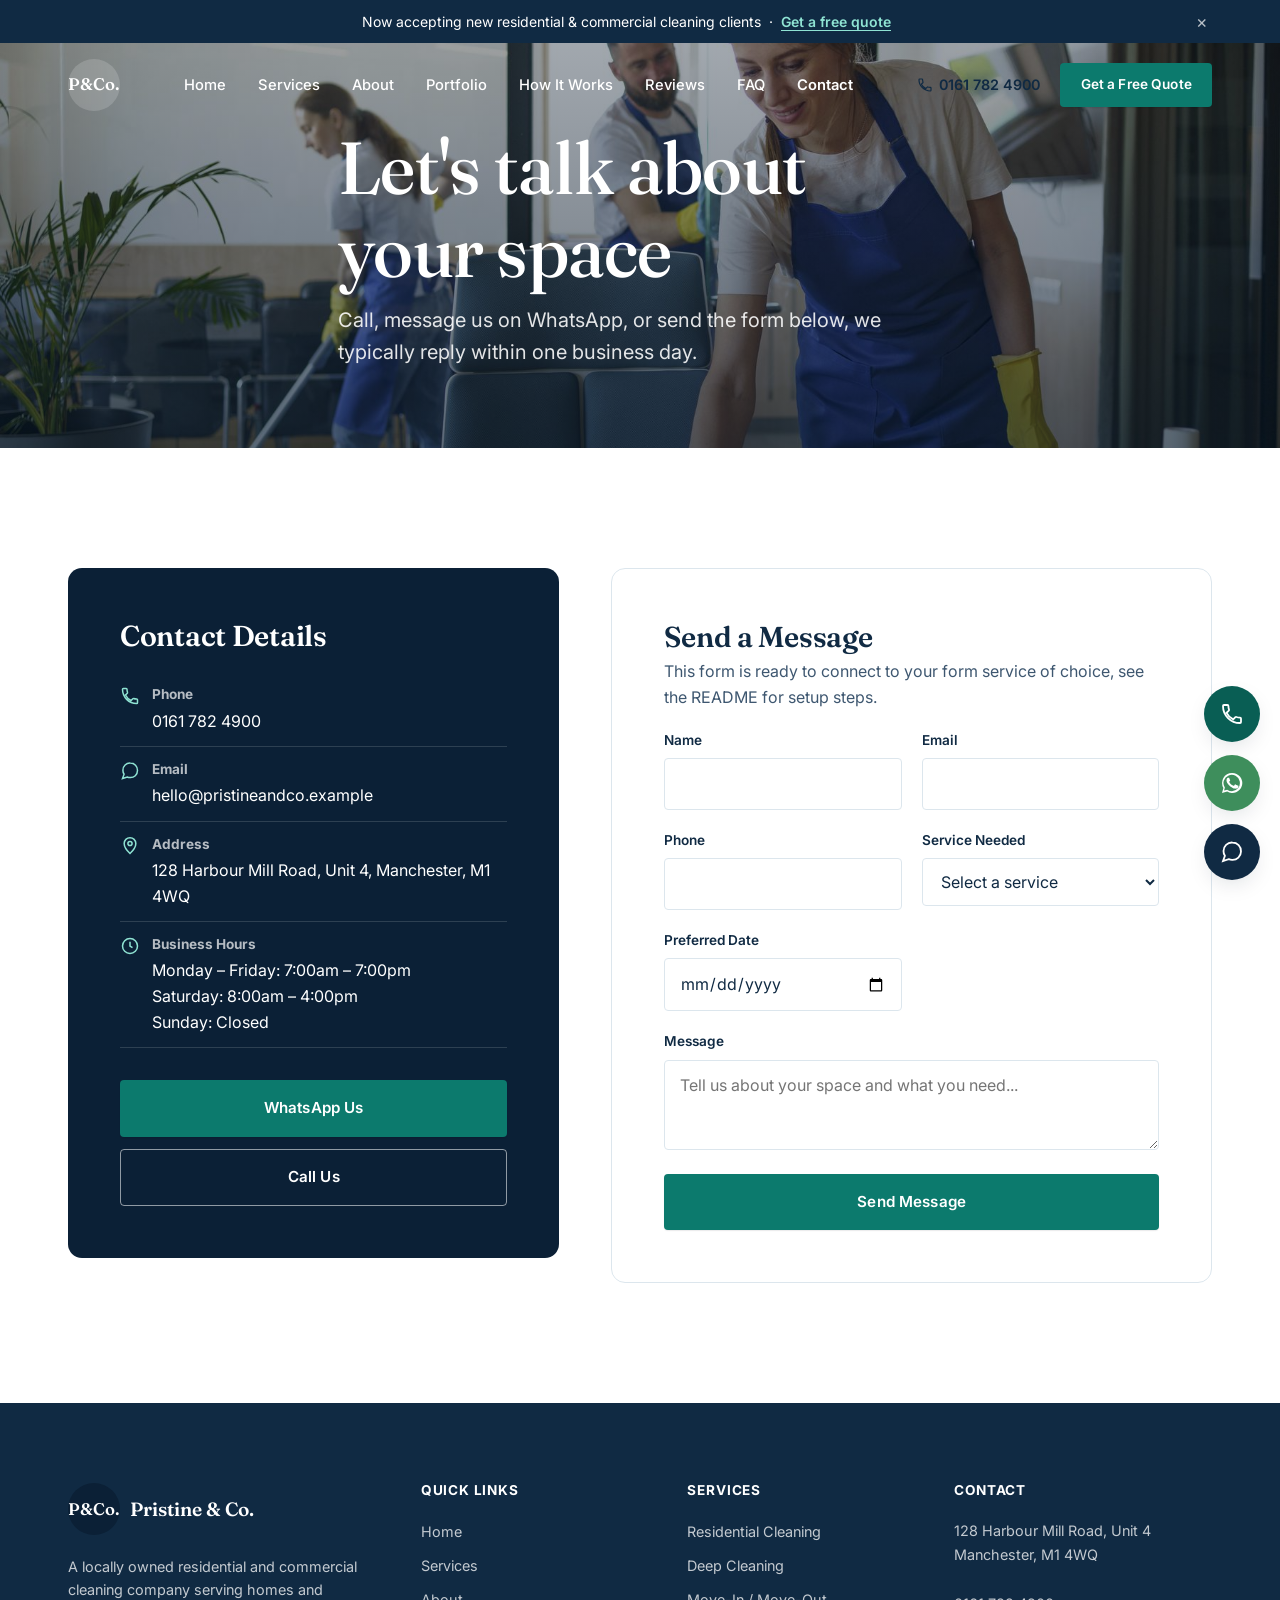
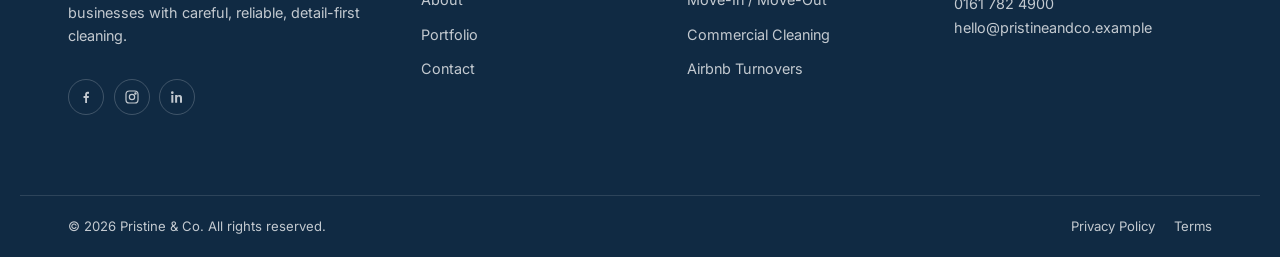
<file: contact.html>
<!DOCTYPE html>
<html lang="en">
<head>
<meta charset="UTF-8">
<meta name="viewport" content="width=device-width, initial-scale=1.0">
<title>Contact Us | Pristine & Co. Cleaning Services</title>
<meta name="description" content="Get in touch with Pristine & Co. for a free cleaning quote. Call, WhatsApp, or send a message and we'll respond within one business day.">
<link rel="canonical" href="https://example.com/contact.html">
<meta property="og:type" content="website">
<meta property="og:title" content="Pristine & Co. | Professional Cleaning Services">
<meta property="og:description" content="Trusted residential and commercial cleaning in Manchester, UK. Get a free instant quote in under a minute.">
<meta property="og:image" content="https://example.com/assets/images/hero-office-team.jpg">
<meta name="theme-color" content="#263A32">
<link rel="icon" type="image/svg+xml" href="assets/icons/favicon.svg">
<link rel="preconnect" href="https://fonts.googleapis.com">
<link rel="preconnect" href="https://fonts.gstatic.com" crossorigin>
<link href="https://fonts.googleapis.com/css2?family=Fraunces:opsz,wght@9..144,400;9..144,500;9..144,600&family=Inter:wght@400;500;600;700&display=swap" rel="stylesheet">
<link rel="stylesheet" href="css/style.css">
<script type="application/ld+json">
{
  "@context": "https://schema.org",
  "@type": "LocalBusiness",
  "name": "Pristine & Co.",
  "image": "https://example.com/assets/images/hero-office-team.jpg",
  "telephone": "+44-161-782-4900",
  "email": "hello@pristineandco.example",
  "address": {
    "@type": "PostalAddress",
    "streetAddress": "128 Harbour Mill Road, Unit 4",
    "addressLocality": "Manchester",
    "addressRegion": "Greater Manchester",
    "postalCode": "M1 4WQ",
    "addressCountry": "GB"
  },
  "priceRange": "££",
  "openingHours": ["Mo-Fr 07:00-19:00", "Sa 08:00-16:00"],
  "areaServed": ["Manchester", "Salford", "Stockport", "Trafford", "Oldham", "Bury", "Rochdale", "Wigan"]
}
</script>
</head>
<body>
<a class="skip-link" href="#main">Skip to main content</a>
<div class="scroll-progress" aria-hidden="true"></div>

<!-- ANNOUNCEMENT BAR -->
<div class="announce" role="region" aria-label="Announcement">
  <div class="announce__inner">
    <p>Now accepting new residential &amp; commercial cleaning clients &nbsp;·&nbsp; <a href="index.html#quote">Get a free quote</a></p>
    <button class="announce__close" aria-label="Dismiss announcement">&times;</button>
  </div>
</div>

<!-- HEADER / NAV -->
<header class="site-header">
  <nav class="navbar is-transparent" data-transparent="true" aria-label="Primary">
    <div class="navbar__inner">
      <a href="index.html" class="brand" aria-label="Pristine & Co. — Home">
        <span class="brand__mark">P&amp;Co.</span>
      </a>
      <ul class="nav-links">
        <li><a href="index.html" class="nav-link">Home</a></li>
        <li><a href="services.html" class="nav-link">Services</a></li>
        <li><a href="about.html" class="nav-link">About</a></li>
        <li><a href="portfolio.html" class="nav-link">Portfolio</a></li>
        <li><a href="index.html#how-it-works" class="nav-link">How It Works</a></li>
        <li><a href="index.html#reviews" class="nav-link">Reviews</a></li>
        <li><a href="index.html#faq" class="nav-link">FAQ</a></li>
        <li><a href="contact.html" class="nav-link is-active">Contact</a></li>
      </ul>
      <div class="nav-actions">
        <a href="tel:+441617824900" class="nav-phone" data-call-link>
          <svg viewBox="0 0 24 24" fill="none" stroke="currentColor" stroke-width="1.8" width="16" height="16"><path d="M6.6 10.8c1.4 2.8 3.8 5.2 6.6 6.6l2.2-2.2c.3-.3.7-.4 1-.2 1.1.4 2.3.6 3.6.6.6 0 1 .4 1 1V20c0 .6-.4 1-1 1C10.6 21 3 13.4 3 4c0-.6.4-1 1-1h3.4c.6 0 1 .4 1 1 0 1.3.2 2.5.6 3.6.1.4 0 .8-.2 1L6.6 10.8Z"/></svg>
          <span data-phone-display>0161 782 4900</span>
        </a>
        <a href="index.html#quote" class="btn btn-primary btn-sm">Get a Free Quote</a>
        <button class="nav-toggle" aria-label="Open menu" aria-expanded="false" aria-controls="mobile-menu">
          <span class="nav-toggle__bars"><span></span><span></span><span></span></span>
        </button>
      </div>
    </div>
  </nav>
</header>

<!-- MOBILE MENU -->
<div class="mobile-menu" id="mobile-menu">
  <div class="mobile-menu__backdrop"></div>
  <div class="mobile-menu__panel">
    <button class="mobile-menu__close" aria-label="Close menu">
      <svg viewBox="0 0 24 24" fill="none" stroke="currentColor" stroke-width="2" width="22" height="22"><path d="M6 6l12 12M18 6 6 18"/></svg>
    </button>
    <nav class="mobile-menu__links" aria-label="Mobile">
      <a href="index.html">Home</a>
      <a href="services.html">Services</a>
      <a href="about.html">About</a>
      <a href="portfolio.html">Portfolio</a>
      <a href="index.html#how-it-works">How It Works</a>
      <a href="index.html#reviews">Reviews</a>
      <a href="index.html#faq">FAQ</a>
      <a href="contact.html">Contact</a>
    </nav>
    <div class="mobile-menu__cta">
      <a href="index.html#quote" class="btn btn-primary btn-block">Get a Free Quote</a>
      <a href="tel:+441617824900" class="btn btn-outline btn-block" data-call-link>Call Us</a>
    </div>
    <div class="mobile-menu__contact">
      Talk to us directly
      <a href="tel:+441617824900" data-call-link data-phone-display>0161 782 4900</a>
    </div>
  </div>
</div>

<main id="main">

  <!-- CONTACT HERO -->
  <section class="page-hero" style="min-height: 38vh;">
    <div class="page-hero__media">
      <img src="assets/images/hero-office-team.jpg" alt="Professional cleaning team working together in a bright, modern office" width="1800" height="1199">
    </div>
    <div class="page-hero__content">
      <h1>Let's talk about your space</h1>
      <p>Call, message us on WhatsApp, or send the form below, we typically reply within one business day.</p>
    </div>
  </section>

  <!-- CONTACT GRID -->
  <section class="section">
    <div class="container">
      <div class="contact-grid">

        <div class="contact-info-card reveal">
          <h3>Contact Details</h3>
          <div id="contact-info-rows"></div>
          <a href="#" target="_blank" rel="noopener" class="btn btn-primary btn-block" data-whatsapp-link>WhatsApp Us</a>
          <a href="tel:+441617824900" class="btn btn-outline-light btn-block" data-call-link style="margin-top:0.75rem;">Call Us</a>
        </div>

        <div class="form-card reveal">
          <h3>Send a Message</h3>
          <p class="text-soft" style="margin-top:0.35rem; margin-bottom:1.25rem;">This form is ready to connect to your form service of choice, see the README for setup steps.</p>
          <div class="form-status" id="contact-form-status" role="status"></div>
          <form id="contact-form" novalidate>
            <div class="form-grid">
              <div class="field">
                <label for="c-name">Name</label>
                <input id="c-name" name="name" type="text" data-required autocomplete="name">
                <span class="field__error">Please enter your name.</span>
              </div>
              <div class="field">
                <label for="c-email">Email</label>
                <input id="c-email" name="email" type="email" data-required autocomplete="email">
                <span class="field__error">Please enter a valid email.</span>
              </div>
              <div class="field">
                <label for="c-phone">Phone</label>
                <input id="c-phone" name="phone" type="tel" data-required autocomplete="tel">
                <span class="field__error">Please enter your phone number.</span>
              </div>
              <div class="field">
                <label for="c-service">Service Needed</label>
                <select id="c-service" name="service" data-required>
                  <option value="">Select a service</option>
                  <option>Residential Cleaning</option>
                  <option>Deep Cleaning</option>
                  <option>Move-In / Move-Out Cleaning</option>
                  <option>Commercial Cleaning</option>
                  <option>Airbnb / Short-Term Rental Cleaning</option>
                  <option>Post-Construction Cleaning</option>
                </select>
                <span class="field__error">Please select a service.</span>
              </div>
              <div class="field">
                <label for="c-date">Preferred Date</label>
                <input id="c-date" name="date" type="date">
              </div>
              <div class="field full">
                <label for="c-message">Message</label>
                <textarea id="c-message" name="message" data-required placeholder="Tell us about your space and what you need..."></textarea>
                <span class="field__error">Please enter a short message.</span>
              </div>
            </div>
            <button type="submit" class="btn btn-primary btn-block" style="margin-top:1.5rem;">Send Message</button>
          </form>
        </div>

      </div>
    </div>
  </section>

</main>

<!-- FOOTER -->
<footer class="site-footer">
  <div class="container footer-top">
    <div class="footer-brand">
      <a href="index.html" class="brand"><span class="brand__mark">P&amp;Co.</span><span class="brand__name">Pristine &amp; Co.</span></a>
      <p>A locally owned residential and commercial cleaning company serving homes and businesses with careful, reliable, detail-first cleaning.</p>
      <div class="footer-social">
        <a href="https://facebook.com/" aria-label="Facebook" target="_blank" rel="noopener"><svg viewBox="0 0 24 24" fill="currentColor"><path d="M13.5 21v-7.5H16l.4-3H13.5V8.4c0-.87.24-1.46 1.5-1.46H16.5V4.34C16.24 4.3 15.36 4.2 14.34 4.2c-2.13 0-3.59 1.3-3.59 3.68v2.62H8.3v3h2.45V21h2.75Z"/></svg></a>
        <a href="https://instagram.com/" aria-label="Instagram" target="_blank" rel="noopener"><svg viewBox="0 0 24 24" fill="none" stroke="currentColor" stroke-width="1.8"><rect x="3" y="3" width="18" height="18" rx="5"/><circle cx="12" cy="12" r="4"/><circle cx="17.2" cy="6.8" r="1"/></svg></a>
        <a href="https://linkedin.com/" aria-label="LinkedIn" target="_blank" rel="noopener"><svg viewBox="0 0 24 24" fill="currentColor"><path d="M4.98 3.5a2 2 0 1 1 0 4 2 2 0 0 1 0-4ZM3.5 9h3v11.5h-3V9Zm6.5 0h2.9v1.6h.04c.4-.76 1.4-1.6 2.9-1.6 3.1 0 3.66 2 3.66 4.6v6.9h-3v-6.1c0-1.46-.03-3.3-2-3.3-2 0-2.3 1.6-2.3 3.2v6.2h-3V9Z"/></svg></a>
      </div>
    </div>
    <div class="footer-col">
      <h4>Quick Links</h4>
      <ul>
        <li><a href="index.html">Home</a></li>
        <li><a href="services.html">Services</a></li>
        <li><a href="about.html">About</a></li>
        <li><a href="portfolio.html">Portfolio</a></li>
        <li><a href="contact.html">Contact</a></li>
      </ul>
    </div>
    <div class="footer-col">
      <h4>Services</h4>
      <ul>
        <li><a href="services.html#residential">Residential Cleaning</a></li>
        <li><a href="services.html#deep">Deep Cleaning</a></li>
        <li><a href="services.html#moveinout">Move-In / Move-Out</a></li>
        <li><a href="services.html#commercial">Commercial Cleaning</a></li>
        <li><a href="services.html#airbnb">Airbnb Turnovers</a></li>
      </ul>
    </div>
    <div class="footer-col">
      <h4>Contact</h4>
      <address>
        128 Harbour Mill Road, Unit 4<br>Manchester, M1 4WQ<br><br>
        <a href="tel:+441617824900" data-call-link data-phone-display>0161 782 4900</a><br>
        <a href="mailto:hello@pristineandco.example">hello@pristineandco.example</a>
      </address>
    </div>
  </div>
  <div class="container footer-bottom">
    <p>&copy; <span data-year></span> Pristine &amp; Co. All rights reserved.</p>
    <div class="footer-bottom-links">
      <a href="privacy.html">Privacy Policy</a>
      <a href="terms.html">Terms</a>
    </div>
  </div>
</footer>

<!-- FLOATING WIDGETS -->
<div class="float-stack">
  <button class="back-to-top" aria-label="Back to top">
    <svg viewBox="0 0 24 24" fill="none" stroke="currentColor" stroke-width="2"><path d="M12 19V5M5 12l7-7 7 7"/></svg>
  </button>
  <a class="float-btn float-btn--call" href="tel:+441617824900" data-call-link aria-label="Call Pristine & Co.">
    <span class="float-btn__tip">Call Us</span>
    <svg viewBox="0 0 24 24" fill="none" stroke="currentColor" stroke-width="1.8"><path d="M6.6 10.8c1.4 2.8 3.8 5.2 6.6 6.6l2.2-2.2c.3-.3.7-.4 1-.2 1.1.4 2.3.6 3.6.6.6 0 1 .4 1 1V20c0 .6-.4 1-1 1C10.6 21 3 13.4 3 4c0-.6.4-1 1-1h3.4c.6 0 1 .4 1 1 0 1.3.2 2.5.6 3.6.1.4 0 .8-.2 1L6.6 10.8Z"/></svg>
  </a>
  <a class="float-btn float-btn--whatsapp" href="#" target="_blank" rel="noopener" data-whatsapp-link aria-label="Message us on WhatsApp">
    <span class="float-btn__tip">WhatsApp</span>
    <svg viewBox="0 0 24 24" fill="currentColor"><path d="M17.5 14.4c-.3-.1-1.7-.9-2-1-.3-.1-.5-.1-.6.1-.2.3-.7 1-.9 1.2-.2.2-.3.2-.6.1-.3-.1-1.3-.5-2.4-1.5-.9-.8-1.5-1.8-1.7-2.1-.2-.3 0-.5.1-.6.1-.1.3-.3.4-.5.1-.1.2-.3.3-.4.1-.2 0-.4 0-.5 0-.1-.6-1.5-.8-2-.2-.5-.4-.4-.6-.4h-.5c-.2 0-.5.1-.7.3-.3.3-1 1-1 2.4s1 2.8 1.2 3c.1.2 2.1 3.2 5 4.4.7.3 1.3.5 1.7.6.7.2 1.4.2 1.9.1.6-.1 1.7-.7 2-1.4.2-.7.2-1.2.2-1.4-.1-.1-.3-.2-.5-.3Z"/><path d="M12 2a10 10 0 0 0-8.6 15L2 22l5.2-1.4A10 10 0 1 0 12 2Zm0 18.2c-1.6 0-3.2-.4-4.5-1.2l-.3-.2-3.1.8.8-3-.2-.3A8.2 8.2 0 1 1 12 20.2Z"/></svg>
  </a>
  <button class="float-btn float-btn--chat" data-chat-launcher aria-label="Open chat assistant" aria-expanded="false">
    <span class="float-btn__tip">Need Help?</span>
    <svg viewBox="0 0 24 24" fill="none" stroke="currentColor" stroke-width="1.8"><path d="M21 11.5a8.4 8.4 0 0 1-8.9 8.4 8.9 8.9 0 0 1-3.4-.7L3 21l1.9-5.2A8.3 8.3 0 0 1 3.5 11a8.4 8.4 0 0 1 8.9-8.5 8.6 8.6 0 0 1 8.6 9Z"/></svg>
  </button>
</div>

<!-- CHATBOT PANEL -->
<div class="chat-panel" data-chat-panel role="dialog" aria-label="Chat assistant" aria-hidden="true">
  <div class="chat-panel__header">
    <strong>Pristine &amp; Co.</strong>
    <button class="chat-panel__close" aria-label="Close chat"><svg viewBox="0 0 24 24" fill="none" stroke="currentColor" stroke-width="2"><path d="M6 6l12 12M18 6 6 18"/></svg></button>
  </div>
  <div class="chat-panel__body"></div>
</div>

<script src="js/config.js"></script>
<script src="js/main.js"></script>
<script src="js/contact.js"></script>
</body>
</html>
</file>
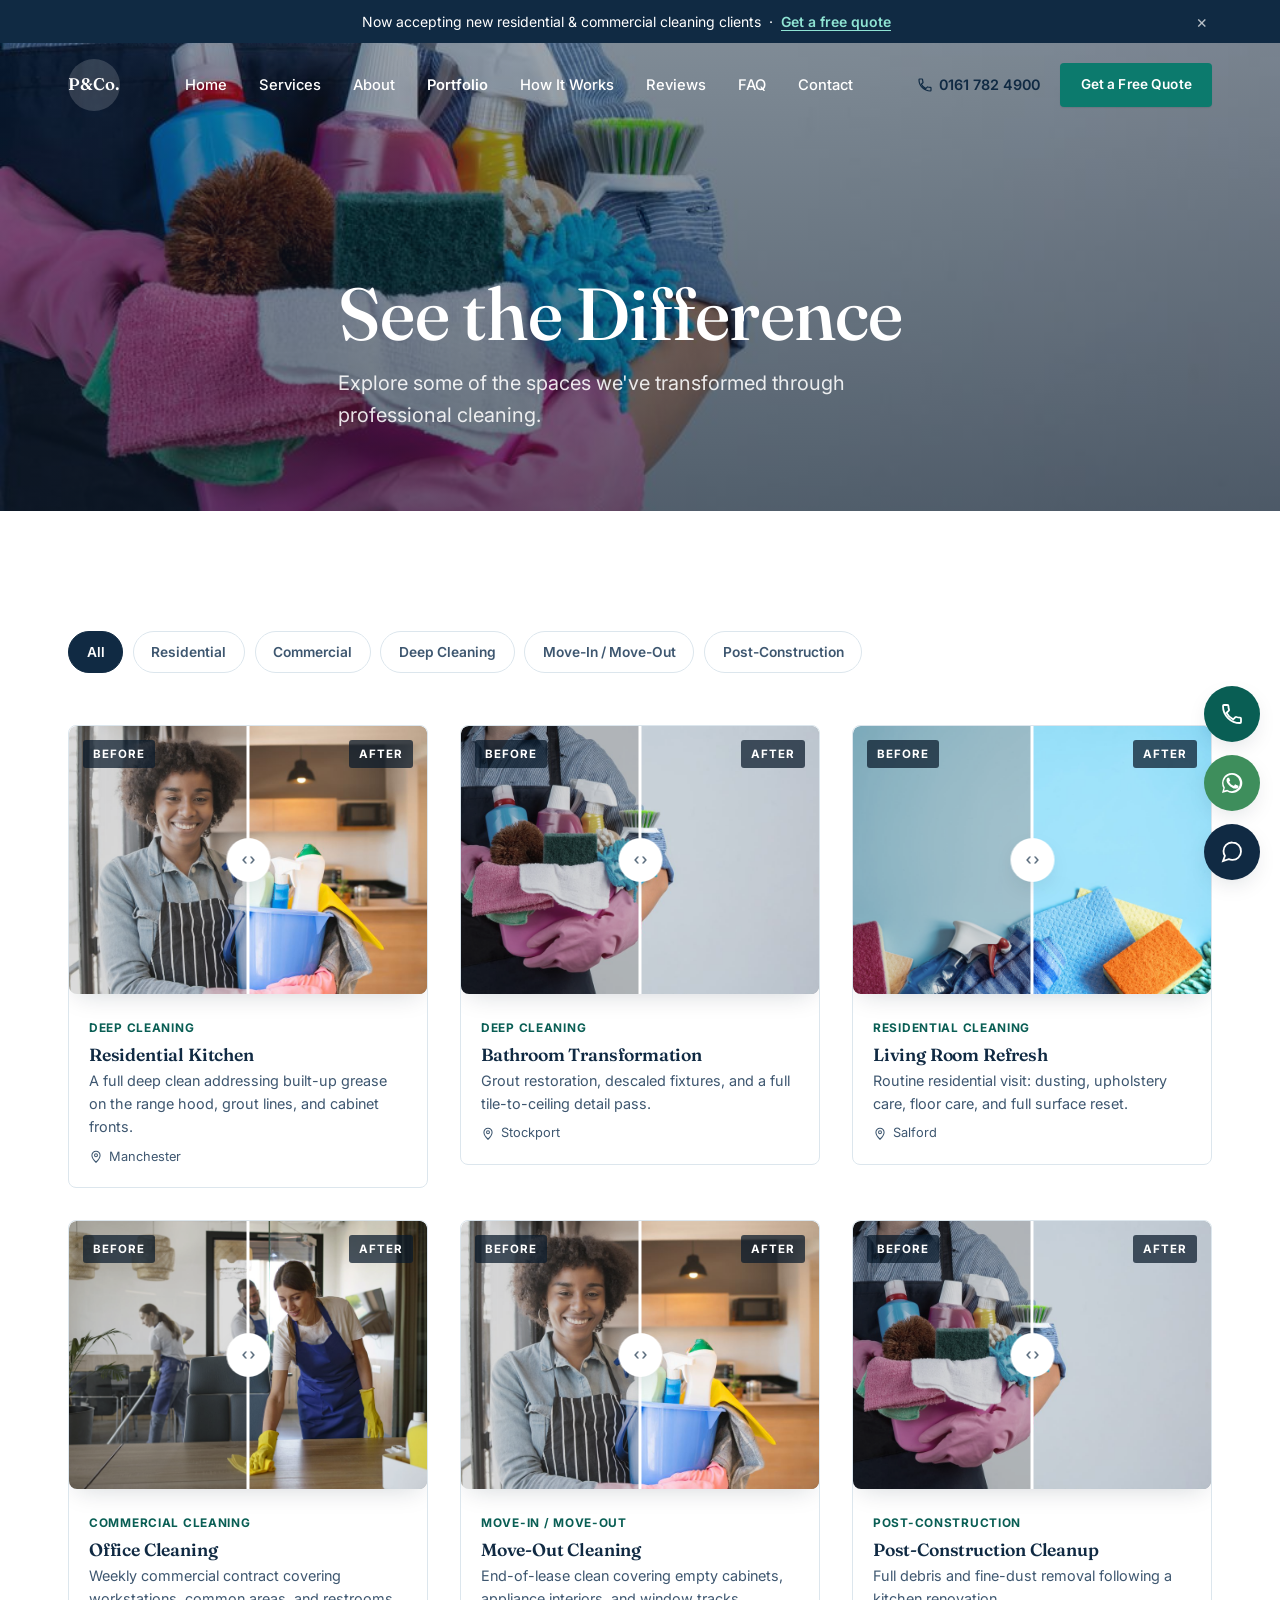
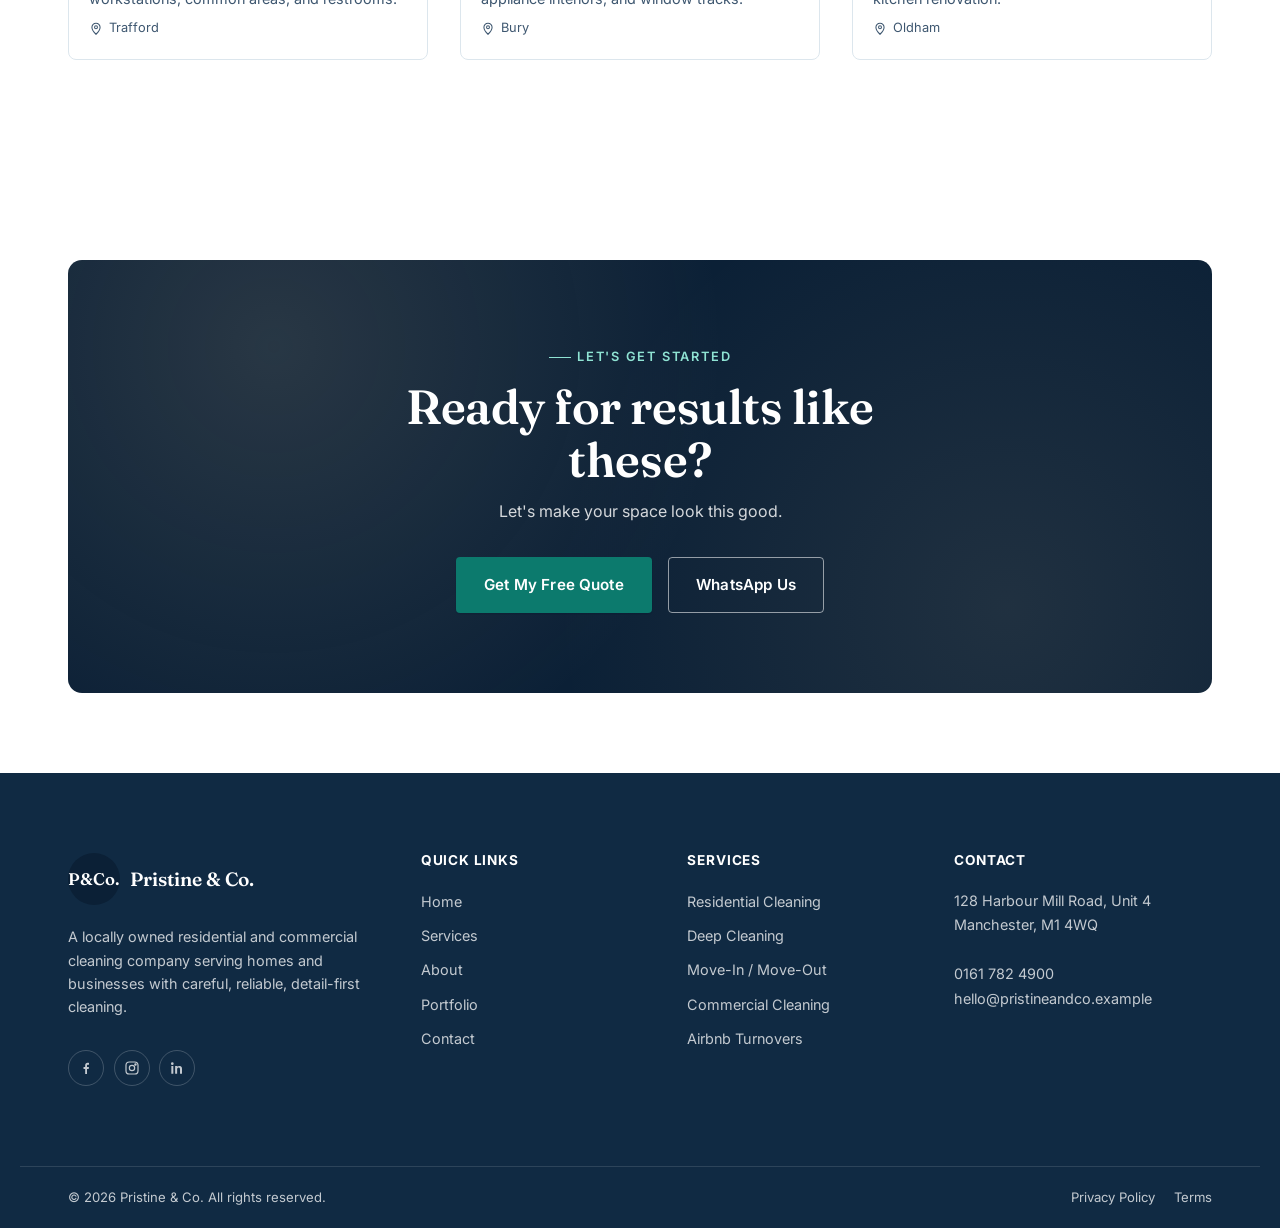
<file: portfolio.html>
<!DOCTYPE html>
<html lang="en">
<head>
<meta charset="UTF-8">
<meta name="viewport" content="width=device-width, initial-scale=1.0">
<title>Portfolio | Pristine & Co. Cleaning Services</title>
<meta name="description" content="Browse real before-and-after cleaning transformations from Pristine & Co. across residential and commercial properties in Manchester, UK.">
<link rel="canonical" href="https://example.com/portfolio.html">
<meta property="og:type" content="website">
<meta property="og:title" content="Pristine & Co. | Professional Cleaning Services">
<meta property="og:description" content="Trusted residential and commercial cleaning in Manchester, UK. Get a free instant quote in under a minute.">
<meta property="og:image" content="https://example.com/assets/images/hero-office-team.jpg">
<meta name="theme-color" content="#263A32">
<link rel="icon" type="image/svg+xml" href="assets/icons/favicon.svg">
<link rel="preconnect" href="https://fonts.googleapis.com">
<link rel="preconnect" href="https://fonts.gstatic.com" crossorigin>
<link href="https://fonts.googleapis.com/css2?family=Fraunces:opsz,wght@9..144,400;9..144,500;9..144,600&family=Inter:wght@400;500;600;700&display=swap" rel="stylesheet">
<link rel="stylesheet" href="css/style.css">
<script type="application/ld+json">
{
  "@context": "https://schema.org",
  "@type": "LocalBusiness",
  "name": "Pristine & Co.",
  "image": "https://example.com/assets/images/hero-office-team.jpg",
  "telephone": "+44-161-782-4900",
  "email": "hello@pristineandco.example",
  "address": {
    "@type": "PostalAddress",
    "streetAddress": "128 Harbour Mill Road, Unit 4",
    "addressLocality": "Manchester",
    "addressRegion": "Greater Manchester",
    "postalCode": "M1 4WQ",
    "addressCountry": "GB"
  },
  "priceRange": "££",
  "openingHours": ["Mo-Fr 07:00-19:00", "Sa 08:00-16:00"],
  "areaServed": ["Manchester", "Salford", "Stockport", "Trafford", "Oldham", "Bury", "Rochdale", "Wigan"]
}
</script>
</head>
<body>
<a class="skip-link" href="#main">Skip to main content</a>
<div class="scroll-progress" aria-hidden="true"></div>

<!-- ANNOUNCEMENT BAR -->
<div class="announce" role="region" aria-label="Announcement">
  <div class="announce__inner">
    <p>Now accepting new residential &amp; commercial cleaning clients &nbsp;·&nbsp; <a href="index.html#quote">Get a free quote</a></p>
    <button class="announce__close" aria-label="Dismiss announcement">&times;</button>
  </div>
</div>

<!-- HEADER / NAV -->
<header class="site-header">
  <nav class="navbar is-transparent" data-transparent="true" aria-label="Primary">
    <div class="navbar__inner">
      <a href="index.html" class="brand" aria-label="Pristine & Co. — Home">
        <span class="brand__mark">P&amp;Co.</span>
      </a>
      <ul class="nav-links">
        <li><a href="index.html" class="nav-link">Home</a></li>
        <li><a href="services.html" class="nav-link">Services</a></li>
        <li><a href="about.html" class="nav-link">About</a></li>
        <li><a href="portfolio.html" class="nav-link is-active">Portfolio</a></li>
        <li><a href="index.html#how-it-works" class="nav-link">How It Works</a></li>
        <li><a href="index.html#reviews" class="nav-link">Reviews</a></li>
        <li><a href="index.html#faq" class="nav-link">FAQ</a></li>
        <li><a href="contact.html" class="nav-link">Contact</a></li>
      </ul>
      <div class="nav-actions">
        <a href="tel:+441617824900" class="nav-phone" data-call-link>
          <svg viewBox="0 0 24 24" fill="none" stroke="currentColor" stroke-width="1.8" width="16" height="16"><path d="M6.6 10.8c1.4 2.8 3.8 5.2 6.6 6.6l2.2-2.2c.3-.3.7-.4 1-.2 1.1.4 2.3.6 3.6.6.6 0 1 .4 1 1V20c0 .6-.4 1-1 1C10.6 21 3 13.4 3 4c0-.6.4-1 1-1h3.4c.6 0 1 .4 1 1 0 1.3.2 2.5.6 3.6.1.4 0 .8-.2 1L6.6 10.8Z"/></svg>
          <span data-phone-display>0161 782 4900</span>
        </a>
        <a href="index.html#quote" class="btn btn-primary btn-sm">Get a Free Quote</a>
        <button class="nav-toggle" aria-label="Open menu" aria-expanded="false" aria-controls="mobile-menu">
          <span class="nav-toggle__bars"><span></span><span></span><span></span></span>
        </button>
      </div>
    </div>
  </nav>
</header>

<!-- MOBILE MENU -->
<div class="mobile-menu" id="mobile-menu">
  <div class="mobile-menu__backdrop"></div>
  <div class="mobile-menu__panel">
    <button class="mobile-menu__close" aria-label="Close menu">
      <svg viewBox="0 0 24 24" fill="none" stroke="currentColor" stroke-width="2" width="22" height="22"><path d="M6 6l12 12M18 6 6 18"/></svg>
    </button>
    <nav class="mobile-menu__links" aria-label="Mobile">
      <a href="index.html">Home</a>
      <a href="services.html">Services</a>
      <a href="about.html">About</a>
      <a href="portfolio.html">Portfolio</a>
      <a href="index.html#how-it-works">How It Works</a>
      <a href="index.html#reviews">Reviews</a>
      <a href="index.html#faq">FAQ</a>
      <a href="contact.html">Contact</a>
    </nav>
    <div class="mobile-menu__cta">
      <a href="index.html#quote" class="btn btn-primary btn-block">Get a Free Quote</a>
      <a href="tel:+441617824900" class="btn btn-outline btn-block" data-call-link>Call Us</a>
    </div>
    <div class="mobile-menu__contact">
      Talk to us directly
      <a href="tel:+441617824900" data-call-link data-phone-display>0161 782 4900</a>
    </div>
  </div>
</div>

<main id="main">

  <!-- PORTFOLIO HERO -->
  <section class="page-hero">
    <div class="page-hero__media">
      <img src="assets/images/cleaner-with-supplies.jpg" alt="Cleaning professional holding a full set of cleaning supplies" width="1000" height="666">
    </div>
    <div class="page-hero__content">
      <h1>See the Difference</h1>
      <p>Explore some of the spaces we've transformed through professional cleaning.</p>
    </div>
  </section>

  <!-- PORTFOLIO GRID + FILTERS -->
  <section class="section">
    <div class="container">
      <div class="filter-bar" id="filter-bar" role="group" aria-label="Filter portfolio by category"></div>
      <div class="portfolio-grid" id="portfolio-grid"></div>
    </div>
  </section>

  <!-- PORTFOLIO CTA -->
  <section class="section section--tight">
    <div class="container">
      <div class="cta-band reveal-scale">
        <div class="cta-band__content">
          <span class="eyebrow" style="color:var(--color-brass-light);">Let's Get Started</span>
          <h2>Ready for results like these?</h2>
          <p>Let's make your space look this good.</p>
          <div class="cta-band__actions">
            <a href="index.html#quote" class="btn btn-primary">Get My Free Quote</a>
            <a href="#" target="_blank" rel="noopener" class="btn btn-outline-light" data-whatsapp-link>WhatsApp Us</a>
          </div>
        </div>
      </div>
    </div>
  </section>

</main>

<!-- PORTFOLIO LIGHTBOX -->
<div class="lightbox" id="portfolio-lightbox" role="dialog" aria-modal="true" aria-label="Project detail">
  <div class="lightbox__backdrop"></div>
  <div class="lightbox__panel">
    <button class="lightbox__close" aria-label="Close">
      <svg viewBox="0 0 24 24" fill="none" stroke="currentColor" stroke-width="2"><path d="M6 6l12 12M18 6 6 18"/></svg>
    </button>
    <button class="lightbox__nav lightbox__nav--prev" aria-label="Previous project">
      <svg viewBox="0 0 24 24" fill="none" stroke="currentColor" stroke-width="2"><path d="M15 6l-6 6 6 6"/></svg>
    </button>
    <button class="lightbox__nav lightbox__nav--next" aria-label="Next project">
      <svg viewBox="0 0 24 24" fill="none" stroke="currentColor" stroke-width="2"><path d="M9 6l6 6-6 6"/></svg>
    </button>
    <div class="lightbox__body" data-lightbox-body></div>
  </div>
</div>

<!-- FOOTER -->
<footer class="site-footer">
  <div class="container footer-top">
    <div class="footer-brand">
      <a href="index.html" class="brand"><span class="brand__mark">P&amp;Co.</span><span class="brand__name">Pristine &amp; Co.</span></a>
      <p>A locally owned residential and commercial cleaning company serving homes and businesses with careful, reliable, detail-first cleaning.</p>
      <div class="footer-social">
        <a href="https://facebook.com/" aria-label="Facebook" target="_blank" rel="noopener"><svg viewBox="0 0 24 24" fill="currentColor"><path d="M13.5 21v-7.5H16l.4-3H13.5V8.4c0-.87.24-1.46 1.5-1.46H16.5V4.34C16.24 4.3 15.36 4.2 14.34 4.2c-2.13 0-3.59 1.3-3.59 3.68v2.62H8.3v3h2.45V21h2.75Z"/></svg></a>
        <a href="https://instagram.com/" aria-label="Instagram" target="_blank" rel="noopener"><svg viewBox="0 0 24 24" fill="none" stroke="currentColor" stroke-width="1.8"><rect x="3" y="3" width="18" height="18" rx="5"/><circle cx="12" cy="12" r="4"/><circle cx="17.2" cy="6.8" r="1"/></svg></a>
        <a href="https://linkedin.com/" aria-label="LinkedIn" target="_blank" rel="noopener"><svg viewBox="0 0 24 24" fill="currentColor"><path d="M4.98 3.5a2 2 0 1 1 0 4 2 2 0 0 1 0-4ZM3.5 9h3v11.5h-3V9Zm6.5 0h2.9v1.6h.04c.4-.76 1.4-1.6 2.9-1.6 3.1 0 3.66 2 3.66 4.6v6.9h-3v-6.1c0-1.46-.03-3.3-2-3.3-2 0-2.3 1.6-2.3 3.2v6.2h-3V9Z"/></svg></a>
      </div>
    </div>
    <div class="footer-col">
      <h4>Quick Links</h4>
      <ul>
        <li><a href="index.html">Home</a></li>
        <li><a href="services.html">Services</a></li>
        <li><a href="about.html">About</a></li>
        <li><a href="portfolio.html">Portfolio</a></li>
        <li><a href="contact.html">Contact</a></li>
      </ul>
    </div>
    <div class="footer-col">
      <h4>Services</h4>
      <ul>
        <li><a href="services.html#residential">Residential Cleaning</a></li>
        <li><a href="services.html#deep">Deep Cleaning</a></li>
        <li><a href="services.html#moveinout">Move-In / Move-Out</a></li>
        <li><a href="services.html#commercial">Commercial Cleaning</a></li>
        <li><a href="services.html#airbnb">Airbnb Turnovers</a></li>
      </ul>
    </div>
    <div class="footer-col">
      <h4>Contact</h4>
      <address>
        128 Harbour Mill Road, Unit 4<br>Manchester, M1 4WQ<br><br>
        <a href="tel:+441617824900" data-call-link data-phone-display>0161 782 4900</a><br>
        <a href="mailto:hello@pristineandco.example">hello@pristineandco.example</a>
      </address>
    </div>
  </div>
  <div class="container footer-bottom">
    <p>&copy; <span data-year></span> Pristine &amp; Co. All rights reserved.</p>
    <div class="footer-bottom-links">
      <a href="privacy.html">Privacy Policy</a>
      <a href="terms.html">Terms</a>
    </div>
  </div>
</footer>

<!-- FLOATING WIDGETS -->
<div class="float-stack">
  <button class="back-to-top" aria-label="Back to top">
    <svg viewBox="0 0 24 24" fill="none" stroke="currentColor" stroke-width="2"><path d="M12 19V5M5 12l7-7 7 7"/></svg>
  </button>
  <a class="float-btn float-btn--call" href="tel:+441617824900" data-call-link aria-label="Call Pristine & Co.">
    <span class="float-btn__tip">Call Us</span>
    <svg viewBox="0 0 24 24" fill="none" stroke="currentColor" stroke-width="1.8"><path d="M6.6 10.8c1.4 2.8 3.8 5.2 6.6 6.6l2.2-2.2c.3-.3.7-.4 1-.2 1.1.4 2.3.6 3.6.6.6 0 1 .4 1 1V20c0 .6-.4 1-1 1C10.6 21 3 13.4 3 4c0-.6.4-1 1-1h3.4c.6 0 1 .4 1 1 0 1.3.2 2.5.6 3.6.1.4 0 .8-.2 1L6.6 10.8Z"/></svg>
  </a>
  <a class="float-btn float-btn--whatsapp" href="#" target="_blank" rel="noopener" data-whatsapp-link aria-label="Message us on WhatsApp">
    <span class="float-btn__tip">WhatsApp</span>
    <svg viewBox="0 0 24 24" fill="currentColor"><path d="M17.5 14.4c-.3-.1-1.7-.9-2-1-.3-.1-.5-.1-.6.1-.2.3-.7 1-.9 1.2-.2.2-.3.2-.6.1-.3-.1-1.3-.5-2.4-1.5-.9-.8-1.5-1.8-1.7-2.1-.2-.3 0-.5.1-.6.1-.1.3-.3.4-.5.1-.1.2-.3.3-.4.1-.2 0-.4 0-.5 0-.1-.6-1.5-.8-2-.2-.5-.4-.4-.6-.4h-.5c-.2 0-.5.1-.7.3-.3.3-1 1-1 2.4s1 2.8 1.2 3c.1.2 2.1 3.2 5 4.4.7.3 1.3.5 1.7.6.7.2 1.4.2 1.9.1.6-.1 1.7-.7 2-1.4.2-.7.2-1.2.2-1.4-.1-.1-.3-.2-.5-.3Z"/><path d="M12 2a10 10 0 0 0-8.6 15L2 22l5.2-1.4A10 10 0 1 0 12 2Zm0 18.2c-1.6 0-3.2-.4-4.5-1.2l-.3-.2-3.1.8.8-3-.2-.3A8.2 8.2 0 1 1 12 20.2Z"/></svg>
  </a>
  <button class="float-btn float-btn--chat" data-chat-launcher aria-label="Open chat assistant" aria-expanded="false">
    <span class="float-btn__tip">Need Help?</span>
    <svg viewBox="0 0 24 24" fill="none" stroke="currentColor" stroke-width="1.8"><path d="M21 11.5a8.4 8.4 0 0 1-8.9 8.4 8.9 8.9 0 0 1-3.4-.7L3 21l1.9-5.2A8.3 8.3 0 0 1 3.5 11a8.4 8.4 0 0 1 8.9-8.5 8.6 8.6 0 0 1 8.6 9Z"/></svg>
  </button>
</div>

<!-- CHATBOT PANEL -->
<div class="chat-panel" data-chat-panel role="dialog" aria-label="Chat assistant" aria-hidden="true">
  <div class="chat-panel__header">
    <strong>Pristine &amp; Co.</strong>
    <button class="chat-panel__close" aria-label="Close chat"><svg viewBox="0 0 24 24" fill="none" stroke="currentColor" stroke-width="2"><path d="M6 6l12 12M18 6 6 18"/></svg></button>
  </div>
  <div class="chat-panel__body"></div>
</div>

<script src="js/config.js"></script>
<script src="js/main.js"></script>
<script src="js/portfolio.js"></script>
</body>
</html>
</file>
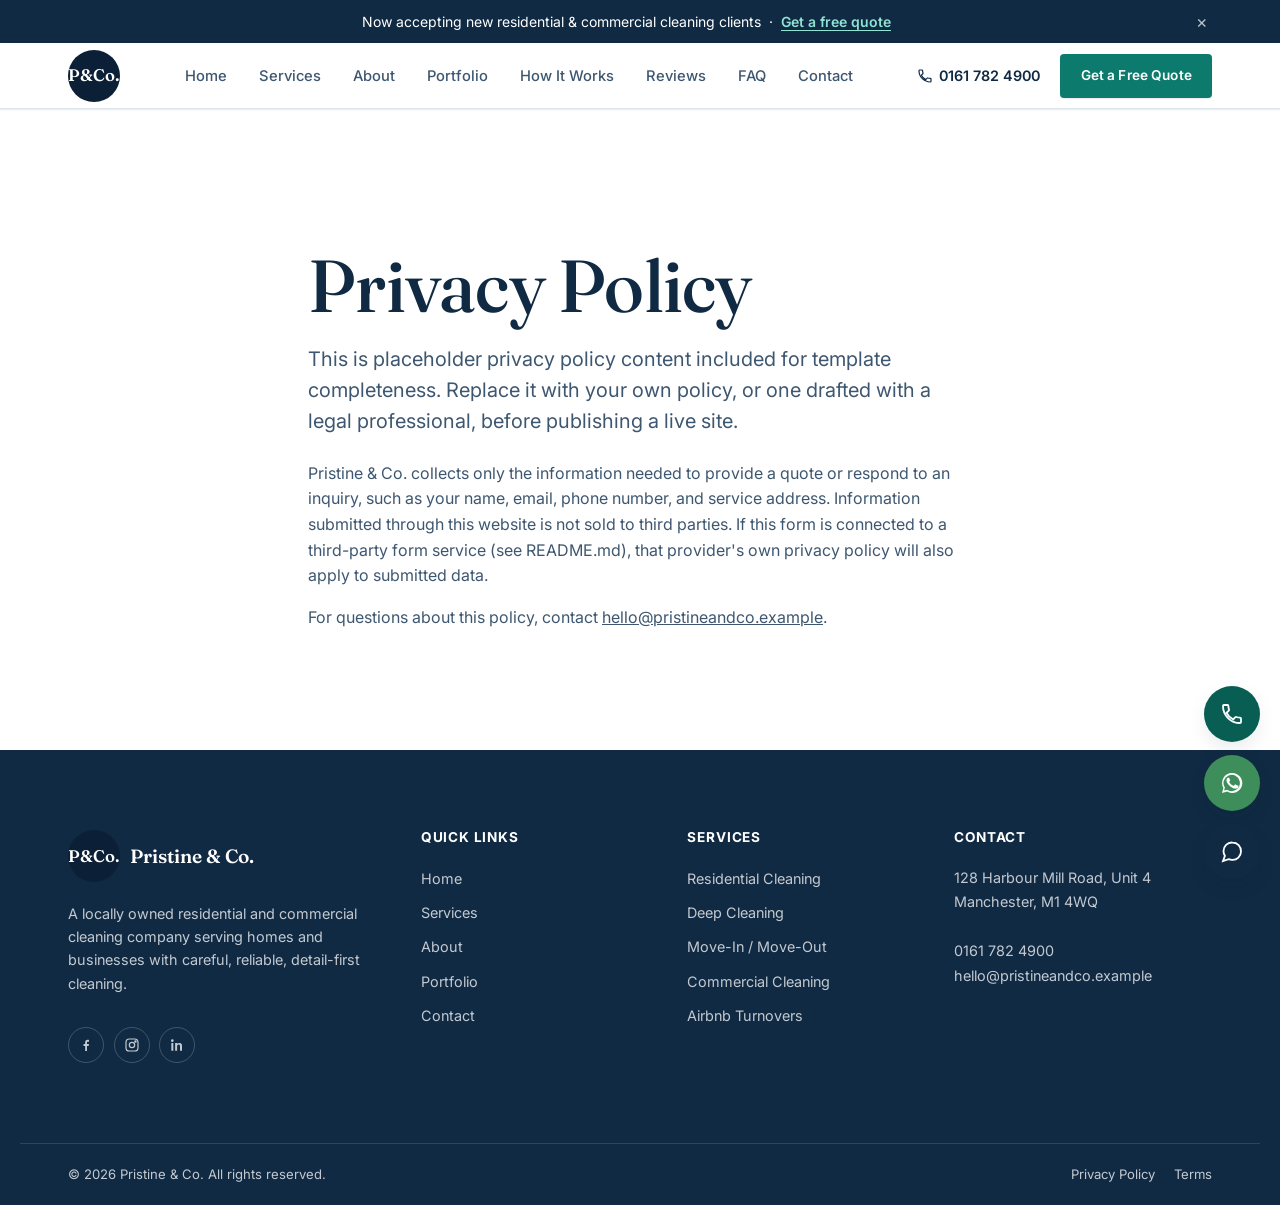
<file: privacy.html>
<!DOCTYPE html>
<html lang="en">
<head>
<meta charset="UTF-8">
<meta name="viewport" content="width=device-width, initial-scale=1.0">
<title>Privacy Policy | Pristine & Co.</title>
<meta name="description" content="Privacy policy for Pristine & Co., a residential and commercial cleaning company serving Manchester and surrounding areas.">
<link rel="canonical" href="https://example.com/privacy.html">
<meta property="og:type" content="website">
<meta property="og:title" content="Pristine & Co. | Professional Cleaning Services">
<meta property="og:description" content="Trusted residential and commercial cleaning in Manchester, UK. Get a free instant quote in under a minute.">
<meta property="og:image" content="https://example.com/assets/images/hero-office-team.jpg">
<meta name="theme-color" content="#263A32">
<link rel="icon" type="image/svg+xml" href="assets/icons/favicon.svg">
<link rel="preconnect" href="https://fonts.googleapis.com">
<link rel="preconnect" href="https://fonts.gstatic.com" crossorigin>
<link href="https://fonts.googleapis.com/css2?family=Fraunces:opsz,wght@9..144,400;9..144,500;9..144,600&family=Inter:wght@400;500;600;700&display=swap" rel="stylesheet">
<link rel="stylesheet" href="css/style.css">
<script type="application/ld+json">
{
  "@context": "https://schema.org",
  "@type": "LocalBusiness",
  "name": "Pristine & Co.",
  "image": "https://example.com/assets/images/hero-office-team.jpg",
  "telephone": "+44-161-782-4900",
  "email": "hello@pristineandco.example",
  "address": {
    "@type": "PostalAddress",
    "streetAddress": "128 Harbour Mill Road, Unit 4",
    "addressLocality": "Manchester",
    "addressRegion": "Greater Manchester",
    "postalCode": "M1 4WQ",
    "addressCountry": "GB"
  },
  "priceRange": "££",
  "openingHours": ["Mo-Fr 07:00-19:00", "Sa 08:00-16:00"],
  "areaServed": ["Manchester", "Salford", "Stockport", "Trafford", "Oldham", "Bury", "Rochdale", "Wigan"]
}
</script>
</head>
<body class="no-hero">
<a class="skip-link" href="#main">Skip to main content</a>
<div class="scroll-progress" aria-hidden="true"></div>

<!-- ANNOUNCEMENT BAR -->
<div class="announce" role="region" aria-label="Announcement">
  <div class="announce__inner">
    <p>Now accepting new residential &amp; commercial cleaning clients &nbsp;·&nbsp; <a href="index.html#quote">Get a free quote</a></p>
    <button class="announce__close" aria-label="Dismiss announcement">&times;</button>
  </div>
</div>

<!-- HEADER / NAV -->
<header class="site-header">
  <nav class="navbar" data-transparent="false" aria-label="Primary">
    <div class="navbar__inner">
      <a href="index.html" class="brand" aria-label="Pristine & Co. — Home">
        <span class="brand__mark">P&amp;Co.</span>
      </a>
      <ul class="nav-links">
        <li><a href="index.html" class="nav-link">Home</a></li>
        <li><a href="services.html" class="nav-link">Services</a></li>
        <li><a href="about.html" class="nav-link">About</a></li>
        <li><a href="portfolio.html" class="nav-link">Portfolio</a></li>
        <li><a href="index.html#how-it-works" class="nav-link">How It Works</a></li>
        <li><a href="index.html#reviews" class="nav-link">Reviews</a></li>
        <li><a href="index.html#faq" class="nav-link">FAQ</a></li>
        <li><a href="contact.html" class="nav-link">Contact</a></li>
      </ul>
      <div class="nav-actions">
        <a href="tel:+441617824900" class="nav-phone" data-call-link>
          <svg viewBox="0 0 24 24" fill="none" stroke="currentColor" stroke-width="1.8" width="16" height="16"><path d="M6.6 10.8c1.4 2.8 3.8 5.2 6.6 6.6l2.2-2.2c.3-.3.7-.4 1-.2 1.1.4 2.3.6 3.6.6.6 0 1 .4 1 1V20c0 .6-.4 1-1 1C10.6 21 3 13.4 3 4c0-.6.4-1 1-1h3.4c.6 0 1 .4 1 1 0 1.3.2 2.5.6 3.6.1.4 0 .8-.2 1L6.6 10.8Z"/></svg>
          <span data-phone-display>0161 782 4900</span>
        </a>
        <a href="index.html#quote" class="btn btn-primary btn-sm">Get a Free Quote</a>
        <button class="nav-toggle" aria-label="Open menu" aria-expanded="false" aria-controls="mobile-menu">
          <span class="nav-toggle__bars"><span></span><span></span><span></span></span>
        </button>
      </div>
    </div>
  </nav>
</header>

<!-- MOBILE MENU -->
<div class="mobile-menu" id="mobile-menu">
  <div class="mobile-menu__backdrop"></div>
  <div class="mobile-menu__panel">
    <button class="mobile-menu__close" aria-label="Close menu">
      <svg viewBox="0 0 24 24" fill="none" stroke="currentColor" stroke-width="2" width="22" height="22"><path d="M6 6l12 12M18 6 6 18"/></svg>
    </button>
    <nav class="mobile-menu__links" aria-label="Mobile">
      <a href="index.html">Home</a>
      <a href="services.html">Services</a>
      <a href="about.html">About</a>
      <a href="portfolio.html">Portfolio</a>
      <a href="index.html#how-it-works">How It Works</a>
      <a href="index.html#reviews">Reviews</a>
      <a href="index.html#faq">FAQ</a>
      <a href="contact.html">Contact</a>
    </nav>
    <div class="mobile-menu__cta">
      <a href="index.html#quote" class="btn btn-primary btn-block">Get a Free Quote</a>
      <a href="tel:+441617824900" class="btn btn-outline btn-block" data-call-link>Call Us</a>
    </div>
    <div class="mobile-menu__contact">
      Talk to us directly
      <a href="tel:+441617824900" data-call-link data-phone-display>0161 782 4900</a>
    </div>
  </div>
</div>

<main id="main" class="no-hero-page">
  <section class="section" style="padding-top: calc(var(--nav-h) + var(--space-lg));">
    <div class="container" style="max-width: 760px;">
      <h1>Privacy Policy</h1>
      <p class="lead" style="margin-top:1rem;">This is placeholder privacy policy content included for template completeness. Replace it with your own policy, or one drafted with a legal professional, before publishing a live site.</p>
      <p style="margin-top:1.5rem; color:var(--color-ink-soft);">Pristine &amp; Co. collects only the information needed to provide a quote or respond to an inquiry, such as your name, email, phone number, and service address. Information submitted through this website is not sold to third parties. If this form is connected to a third-party form service (see README.md), that provider's own privacy policy will also apply to submitted data.</p>
      <p style="margin-top:1rem; color:var(--color-ink-soft);">For questions about this policy, contact <a href="mailto:hello@pristineandco.example" style="text-decoration:underline;">hello@pristineandco.example</a>.</p>
    </div>
  </section>
</main>

<!-- FOOTER -->
<footer class="site-footer">
  <div class="container footer-top">
    <div class="footer-brand">
      <a href="index.html" class="brand"><span class="brand__mark">P&amp;Co.</span><span class="brand__name">Pristine &amp; Co.</span></a>
      <p>A locally owned residential and commercial cleaning company serving homes and businesses with careful, reliable, detail-first cleaning.</p>
      <div class="footer-social">
        <a href="https://facebook.com/" aria-label="Facebook" target="_blank" rel="noopener"><svg viewBox="0 0 24 24" fill="currentColor"><path d="M13.5 21v-7.5H16l.4-3H13.5V8.4c0-.87.24-1.46 1.5-1.46H16.5V4.34C16.24 4.3 15.36 4.2 14.34 4.2c-2.13 0-3.59 1.3-3.59 3.68v2.62H8.3v3h2.45V21h2.75Z"/></svg></a>
        <a href="https://instagram.com/" aria-label="Instagram" target="_blank" rel="noopener"><svg viewBox="0 0 24 24" fill="none" stroke="currentColor" stroke-width="1.8"><rect x="3" y="3" width="18" height="18" rx="5"/><circle cx="12" cy="12" r="4"/><circle cx="17.2" cy="6.8" r="1"/></svg></a>
        <a href="https://linkedin.com/" aria-label="LinkedIn" target="_blank" rel="noopener"><svg viewBox="0 0 24 24" fill="currentColor"><path d="M4.98 3.5a2 2 0 1 1 0 4 2 2 0 0 1 0-4ZM3.5 9h3v11.5h-3V9Zm6.5 0h2.9v1.6h.04c.4-.76 1.4-1.6 2.9-1.6 3.1 0 3.66 2 3.66 4.6v6.9h-3v-6.1c0-1.46-.03-3.3-2-3.3-2 0-2.3 1.6-2.3 3.2v6.2h-3V9Z"/></svg></a>
      </div>
    </div>
    <div class="footer-col">
      <h4>Quick Links</h4>
      <ul>
        <li><a href="index.html">Home</a></li>
        <li><a href="services.html">Services</a></li>
        <li><a href="about.html">About</a></li>
        <li><a href="portfolio.html">Portfolio</a></li>
        <li><a href="contact.html">Contact</a></li>
      </ul>
    </div>
    <div class="footer-col">
      <h4>Services</h4>
      <ul>
        <li><a href="services.html#residential">Residential Cleaning</a></li>
        <li><a href="services.html#deep">Deep Cleaning</a></li>
        <li><a href="services.html#moveinout">Move-In / Move-Out</a></li>
        <li><a href="services.html#commercial">Commercial Cleaning</a></li>
        <li><a href="services.html#airbnb">Airbnb Turnovers</a></li>
      </ul>
    </div>
    <div class="footer-col">
      <h4>Contact</h4>
      <address>
        128 Harbour Mill Road, Unit 4<br>Manchester, M1 4WQ<br><br>
        <a href="tel:+441617824900" data-call-link data-phone-display>0161 782 4900</a><br>
        <a href="mailto:hello@pristineandco.example">hello@pristineandco.example</a>
      </address>
    </div>
  </div>
  <div class="container footer-bottom">
    <p>&copy; <span data-year></span> Pristine &amp; Co. All rights reserved.</p>
    <div class="footer-bottom-links">
      <a href="privacy.html">Privacy Policy</a>
      <a href="terms.html">Terms</a>
    </div>
  </div>
</footer>

<!-- FLOATING WIDGETS -->
<div class="float-stack">
  <button class="back-to-top" aria-label="Back to top">
    <svg viewBox="0 0 24 24" fill="none" stroke="currentColor" stroke-width="2"><path d="M12 19V5M5 12l7-7 7 7"/></svg>
  </button>
  <a class="float-btn float-btn--call" href="tel:+441617824900" data-call-link aria-label="Call Pristine & Co.">
    <span class="float-btn__tip">Call Us</span>
    <svg viewBox="0 0 24 24" fill="none" stroke="currentColor" stroke-width="1.8"><path d="M6.6 10.8c1.4 2.8 3.8 5.2 6.6 6.6l2.2-2.2c.3-.3.7-.4 1-.2 1.1.4 2.3.6 3.6.6.6 0 1 .4 1 1V20c0 .6-.4 1-1 1C10.6 21 3 13.4 3 4c0-.6.4-1 1-1h3.4c.6 0 1 .4 1 1 0 1.3.2 2.5.6 3.6.1.4 0 .8-.2 1L6.6 10.8Z"/></svg>
  </a>
  <a class="float-btn float-btn--whatsapp" href="#" target="_blank" rel="noopener" data-whatsapp-link aria-label="Message us on WhatsApp">
    <span class="float-btn__tip">WhatsApp</span>
    <svg viewBox="0 0 24 24" fill="currentColor"><path d="M17.5 14.4c-.3-.1-1.7-.9-2-1-.3-.1-.5-.1-.6.1-.2.3-.7 1-.9 1.2-.2.2-.3.2-.6.1-.3-.1-1.3-.5-2.4-1.5-.9-.8-1.5-1.8-1.7-2.1-.2-.3 0-.5.1-.6.1-.1.3-.3.4-.5.1-.1.2-.3.3-.4.1-.2 0-.4 0-.5 0-.1-.6-1.5-.8-2-.2-.5-.4-.4-.6-.4h-.5c-.2 0-.5.1-.7.3-.3.3-1 1-1 2.4s1 2.8 1.2 3c.1.2 2.1 3.2 5 4.4.7.3 1.3.5 1.7.6.7.2 1.4.2 1.9.1.6-.1 1.7-.7 2-1.4.2-.7.2-1.2.2-1.4-.1-.1-.3-.2-.5-.3Z"/><path d="M12 2a10 10 0 0 0-8.6 15L2 22l5.2-1.4A10 10 0 1 0 12 2Zm0 18.2c-1.6 0-3.2-.4-4.5-1.2l-.3-.2-3.1.8.8-3-.2-.3A8.2 8.2 0 1 1 12 20.2Z"/></svg>
  </a>
  <button class="float-btn float-btn--chat" data-chat-launcher aria-label="Open chat assistant" aria-expanded="false">
    <span class="float-btn__tip">Need Help?</span>
    <svg viewBox="0 0 24 24" fill="none" stroke="currentColor" stroke-width="1.8"><path d="M21 11.5a8.4 8.4 0 0 1-8.9 8.4 8.9 8.9 0 0 1-3.4-.7L3 21l1.9-5.2A8.3 8.3 0 0 1 3.5 11a8.4 8.4 0 0 1 8.9-8.5 8.6 8.6 0 0 1 8.6 9Z"/></svg>
  </button>
</div>

<!-- CHATBOT PANEL -->
<div class="chat-panel" data-chat-panel role="dialog" aria-label="Chat assistant" aria-hidden="true">
  <div class="chat-panel__header">
    <strong>Pristine &amp; Co.</strong>
    <button class="chat-panel__close" aria-label="Close chat"><svg viewBox="0 0 24 24" fill="none" stroke="currentColor" stroke-width="2"><path d="M6 6l12 12M18 6 6 18"/></svg></button>
  </div>
  <div class="chat-panel__body"></div>
</div>

<script src="js/config.js"></script>
<script src="js/main.js"></script>
</body>
</html>
</file>
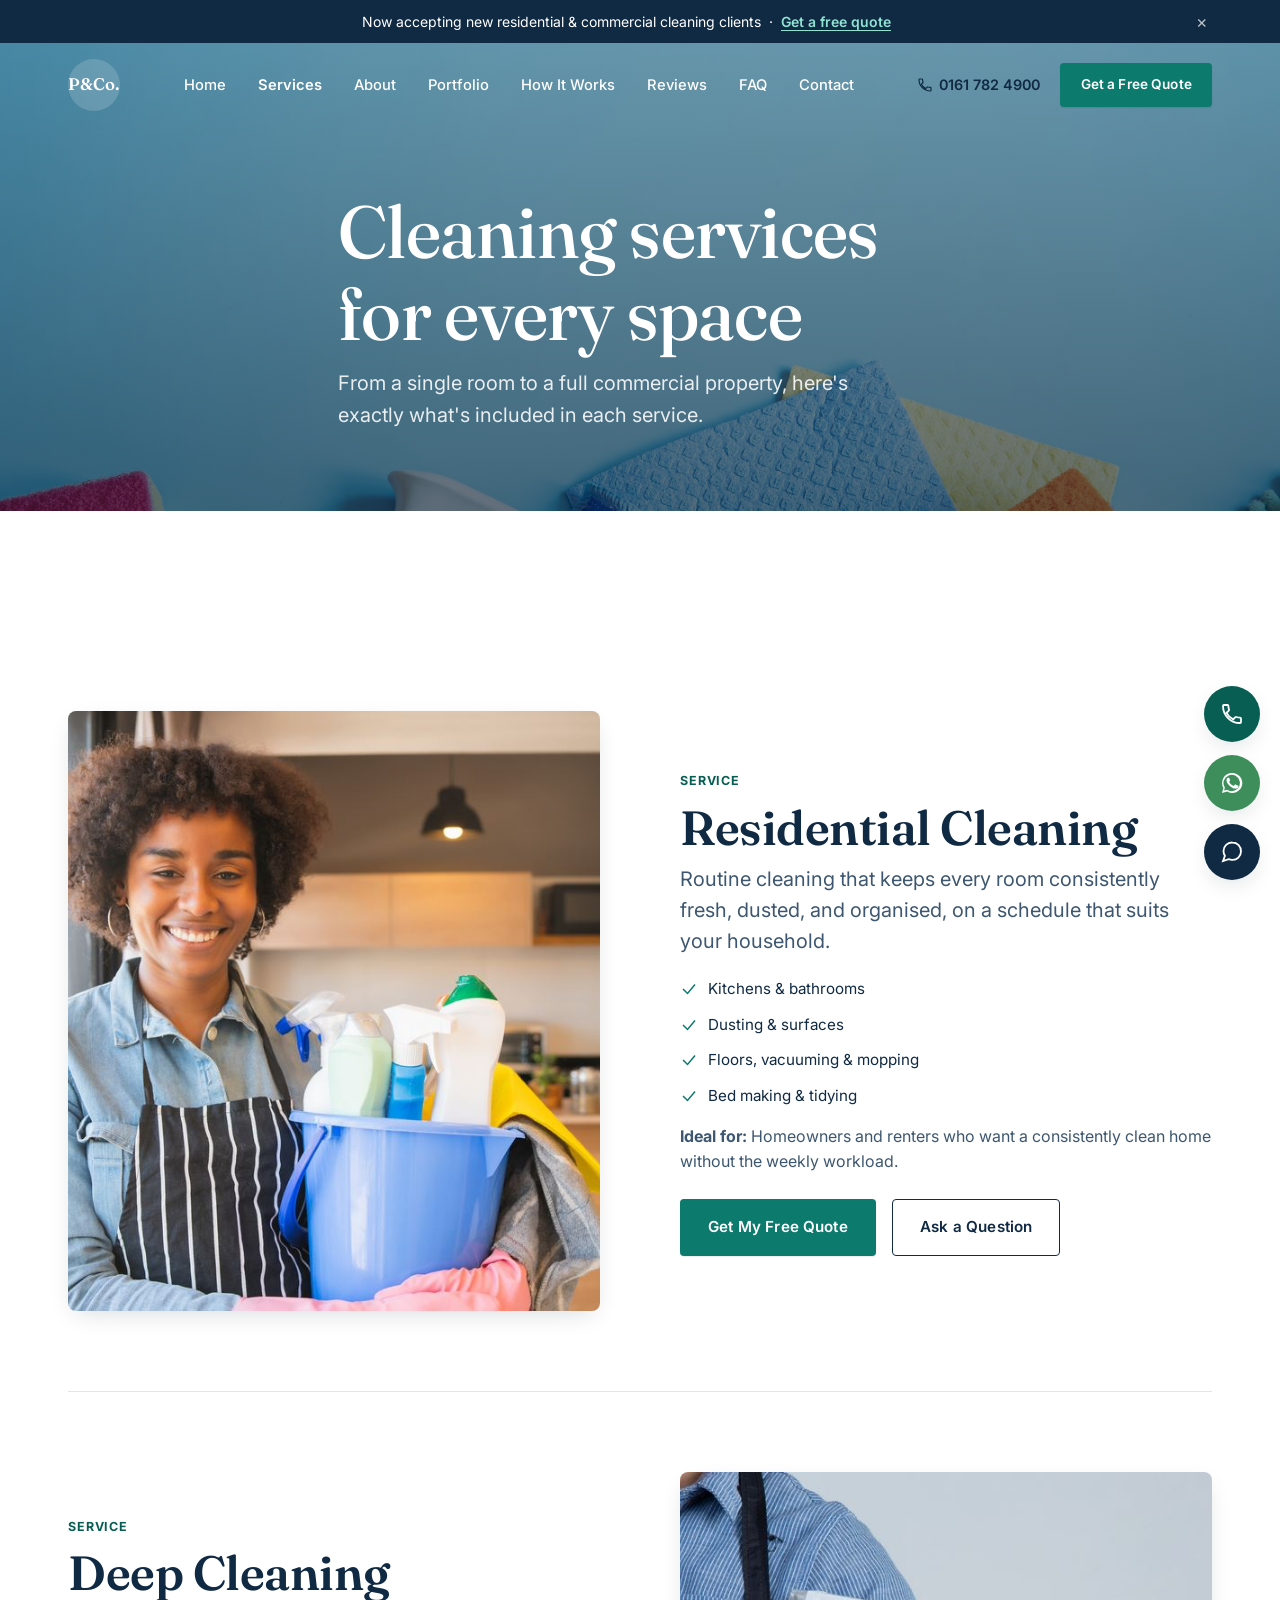
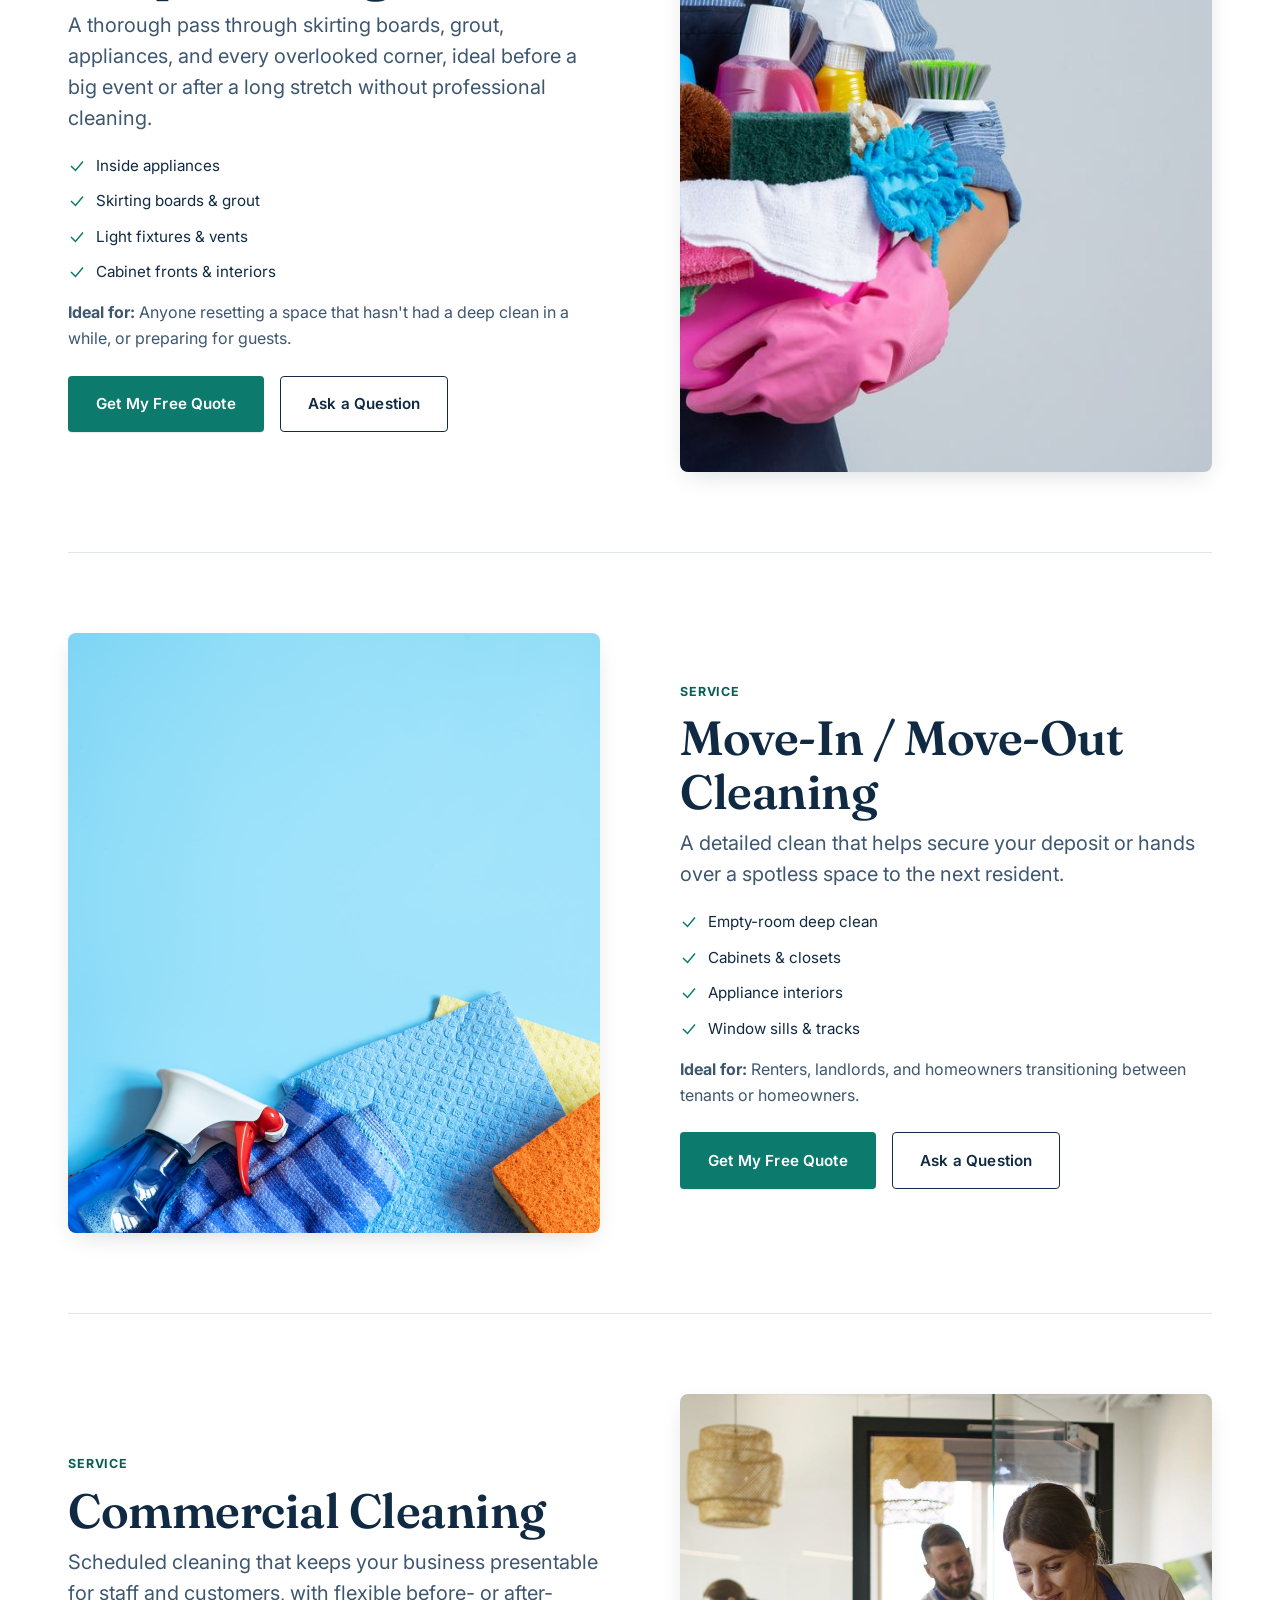
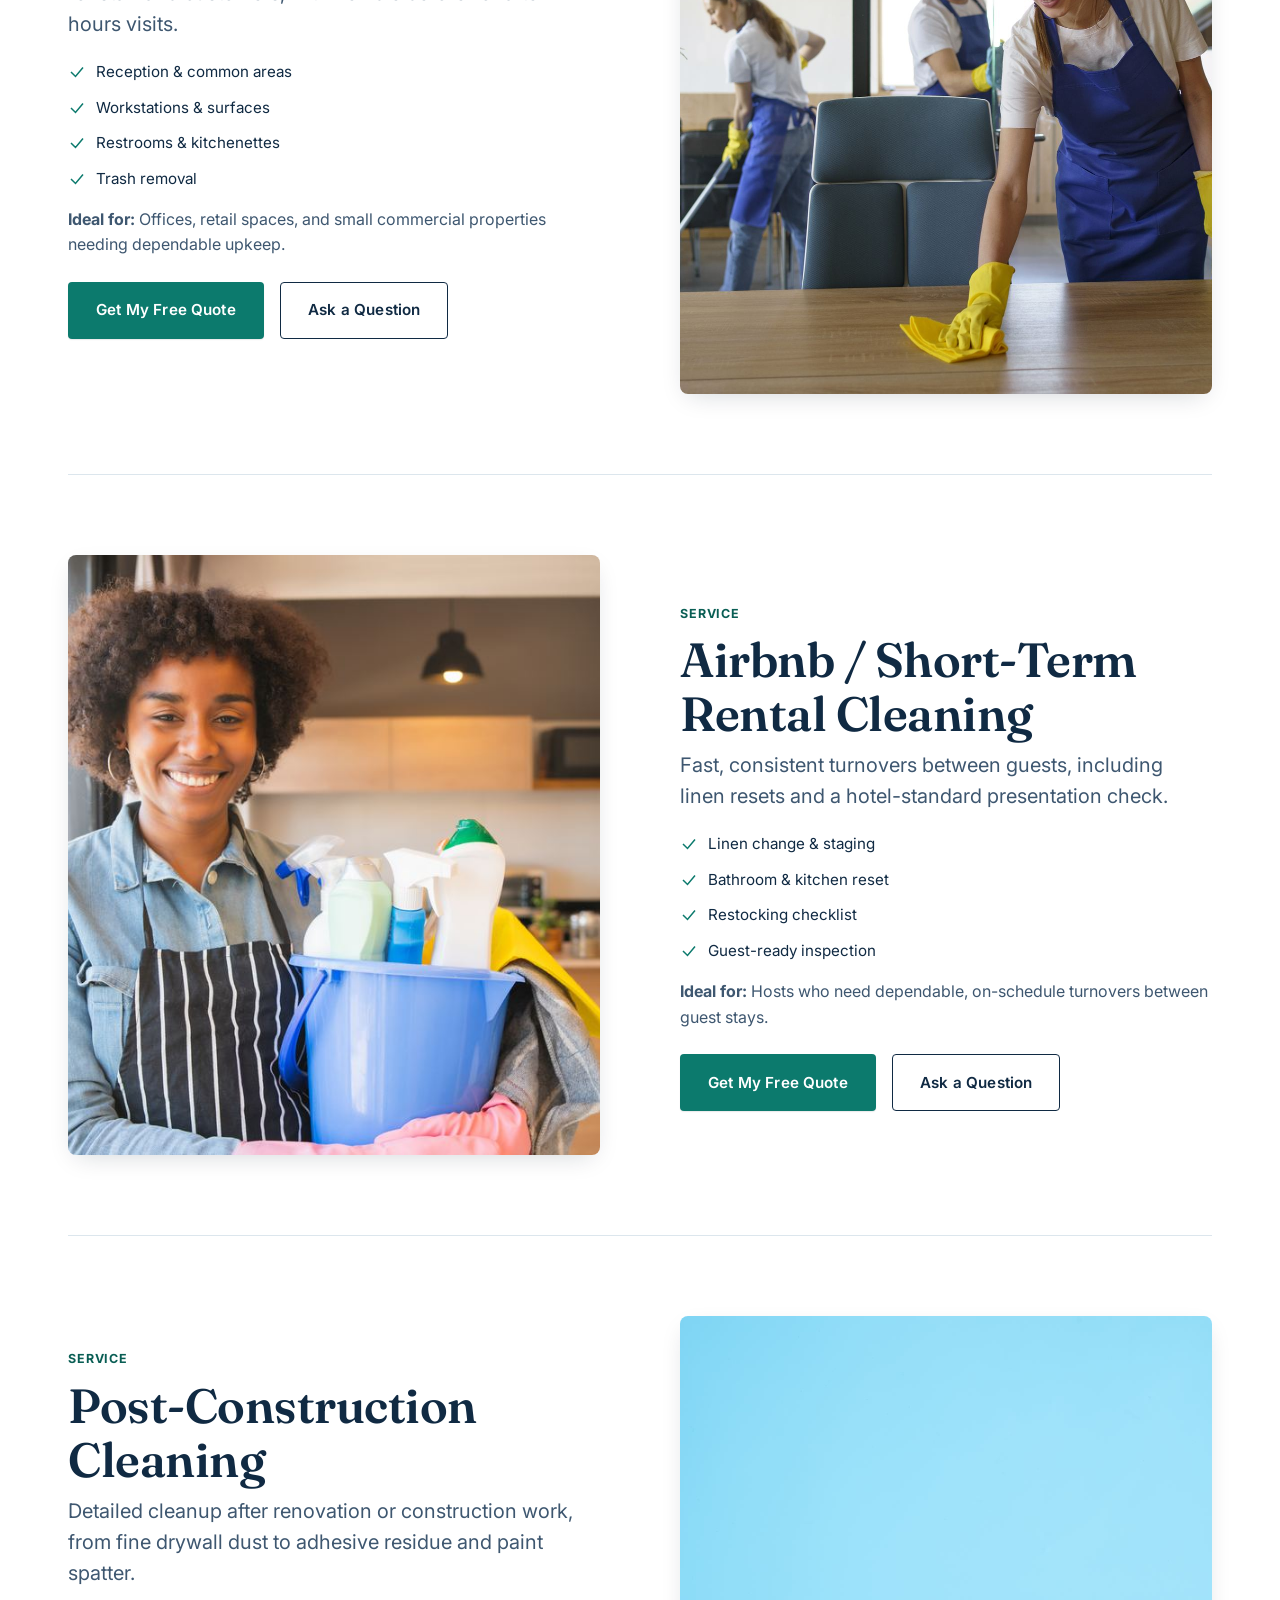
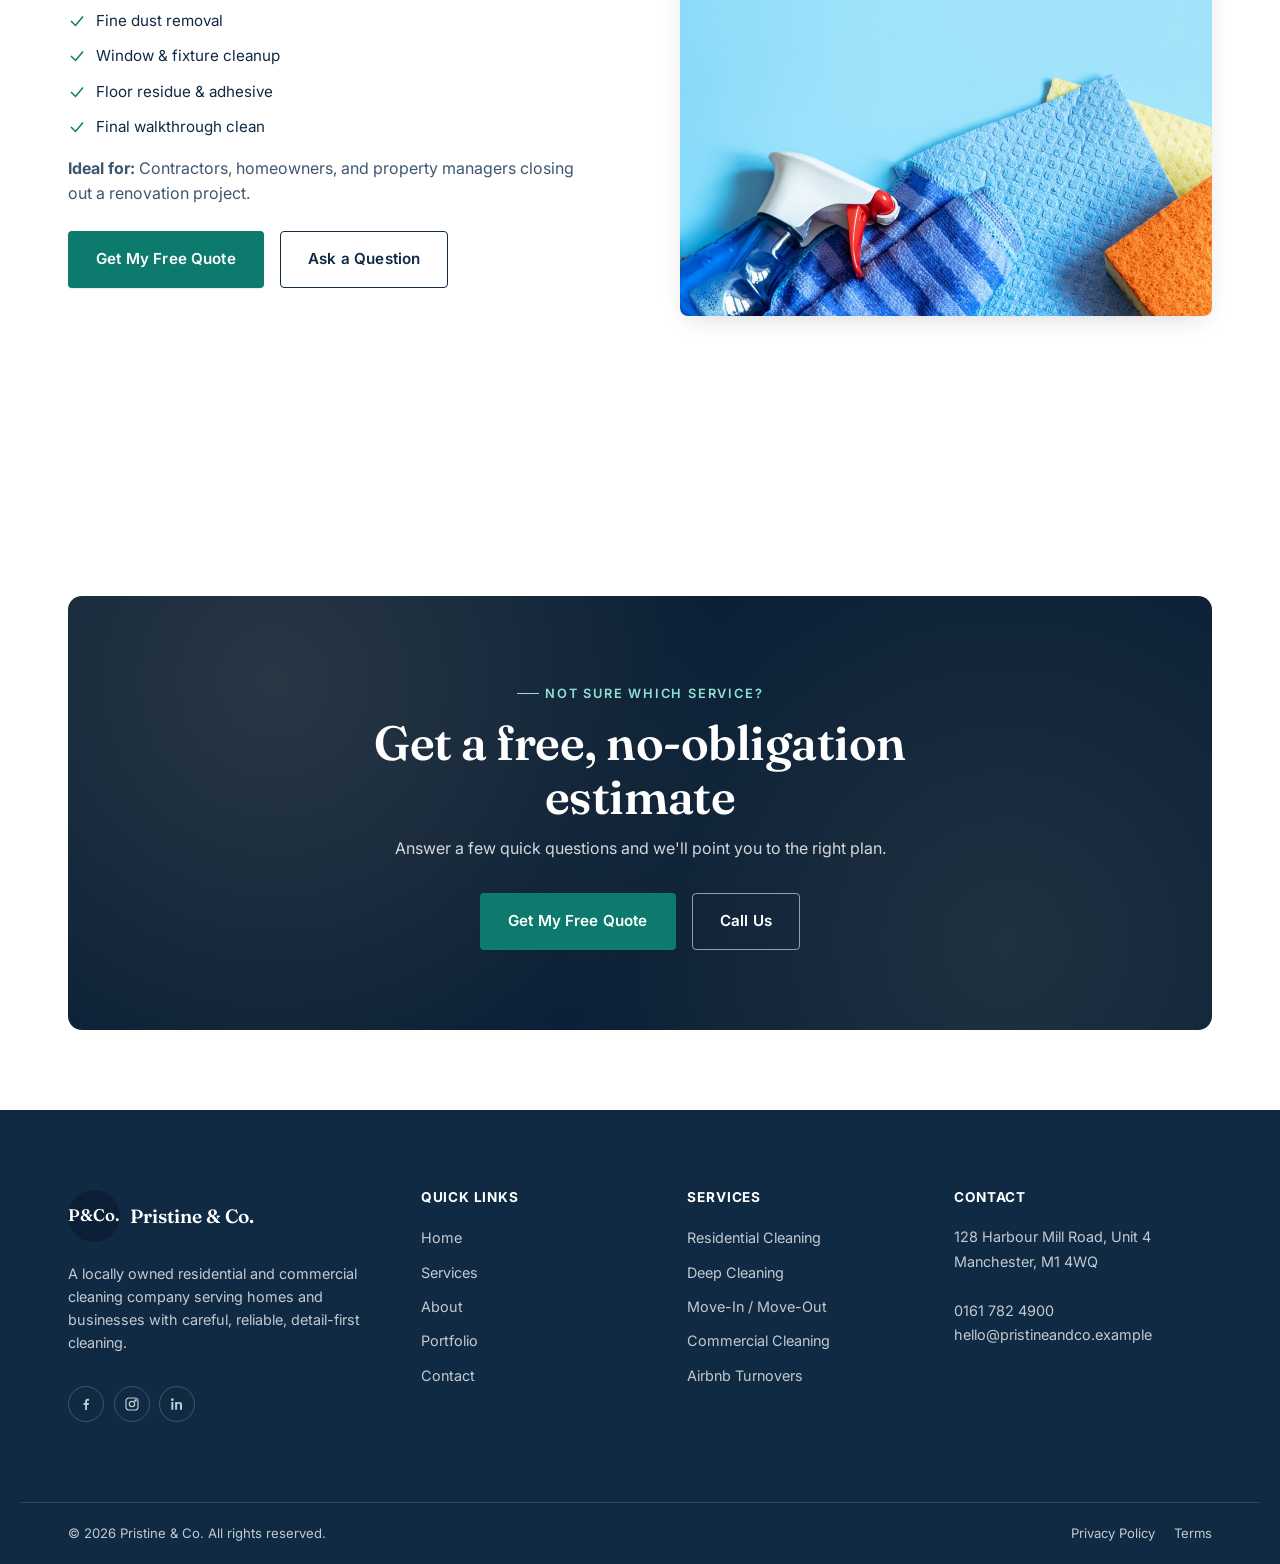
<file: services.html>
<!DOCTYPE html>
<html lang="en">
<head>
<meta charset="UTF-8">
<meta name="viewport" content="width=device-width, initial-scale=1.0">
<title>Our Services | Pristine & Co. Cleaning Services</title>
<meta name="description" content="Explore residential, deep, move-in/out, commercial, Airbnb, and post-construction cleaning services offered by Pristine & Co. in Manchester, UK.">
<link rel="canonical" href="https://example.com/services.html">
<meta property="og:type" content="website">
<meta property="og:title" content="Pristine & Co. | Professional Cleaning Services">
<meta property="og:description" content="Trusted residential and commercial cleaning in Manchester, UK. Get a free instant quote in under a minute.">
<meta property="og:image" content="https://example.com/assets/images/hero-office-team.jpg">
<meta name="theme-color" content="#263A32">
<link rel="icon" type="image/svg+xml" href="assets/icons/favicon.svg">
<link rel="preconnect" href="https://fonts.googleapis.com">
<link rel="preconnect" href="https://fonts.gstatic.com" crossorigin>
<link href="https://fonts.googleapis.com/css2?family=Fraunces:opsz,wght@9..144,400;9..144,500;9..144,600&family=Inter:wght@400;500;600;700&display=swap" rel="stylesheet">
<link rel="stylesheet" href="css/style.css">
<script type="application/ld+json">
{
  "@context": "https://schema.org",
  "@type": "LocalBusiness",
  "name": "Pristine & Co.",
  "image": "https://example.com/assets/images/hero-office-team.jpg",
  "telephone": "+44-161-782-4900",
  "email": "hello@pristineandco.example",
  "address": {
    "@type": "PostalAddress",
    "streetAddress": "128 Harbour Mill Road, Unit 4",
    "addressLocality": "Manchester",
    "addressRegion": "Greater Manchester",
    "postalCode": "M1 4WQ",
    "addressCountry": "GB"
  },
  "priceRange": "££",
  "openingHours": ["Mo-Fr 07:00-19:00", "Sa 08:00-16:00"],
  "areaServed": ["Manchester", "Salford", "Stockport", "Trafford", "Oldham", "Bury", "Rochdale", "Wigan"]
}
</script>
</head>
<body>
<a class="skip-link" href="#main">Skip to main content</a>
<div class="scroll-progress" aria-hidden="true"></div>

<!-- ANNOUNCEMENT BAR -->
<div class="announce" role="region" aria-label="Announcement">
  <div class="announce__inner">
    <p>Now accepting new residential &amp; commercial cleaning clients &nbsp;·&nbsp; <a href="index.html#quote">Get a free quote</a></p>
    <button class="announce__close" aria-label="Dismiss announcement">&times;</button>
  </div>
</div>

<!-- HEADER / NAV -->
<header class="site-header">
  <nav class="navbar is-transparent" data-transparent="true" aria-label="Primary">
    <div class="navbar__inner">
      <a href="index.html" class="brand" aria-label="Pristine & Co. — Home">
        <span class="brand__mark">P&amp;Co.</span>
      </a>
      <ul class="nav-links">
        <li><a href="index.html" class="nav-link">Home</a></li>
        <li><a href="services.html" class="nav-link is-active">Services</a></li>
        <li><a href="about.html" class="nav-link">About</a></li>
        <li><a href="portfolio.html" class="nav-link">Portfolio</a></li>
        <li><a href="index.html#how-it-works" class="nav-link">How It Works</a></li>
        <li><a href="index.html#reviews" class="nav-link">Reviews</a></li>
        <li><a href="index.html#faq" class="nav-link">FAQ</a></li>
        <li><a href="contact.html" class="nav-link">Contact</a></li>
      </ul>
      <div class="nav-actions">
        <a href="tel:+441617824900" class="nav-phone" data-call-link>
          <svg viewBox="0 0 24 24" fill="none" stroke="currentColor" stroke-width="1.8" width="16" height="16"><path d="M6.6 10.8c1.4 2.8 3.8 5.2 6.6 6.6l2.2-2.2c.3-.3.7-.4 1-.2 1.1.4 2.3.6 3.6.6.6 0 1 .4 1 1V20c0 .6-.4 1-1 1C10.6 21 3 13.4 3 4c0-.6.4-1 1-1h3.4c.6 0 1 .4 1 1 0 1.3.2 2.5.6 3.6.1.4 0 .8-.2 1L6.6 10.8Z"/></svg>
          <span data-phone-display>0161 782 4900</span>
        </a>
        <a href="index.html#quote" class="btn btn-primary btn-sm">Get a Free Quote</a>
        <button class="nav-toggle" aria-label="Open menu" aria-expanded="false" aria-controls="mobile-menu">
          <span class="nav-toggle__bars"><span></span><span></span><span></span></span>
        </button>
      </div>
    </div>
  </nav>
</header>

<!-- MOBILE MENU -->
<div class="mobile-menu" id="mobile-menu">
  <div class="mobile-menu__backdrop"></div>
  <div class="mobile-menu__panel">
    <button class="mobile-menu__close" aria-label="Close menu">
      <svg viewBox="0 0 24 24" fill="none" stroke="currentColor" stroke-width="2" width="22" height="22"><path d="M6 6l12 12M18 6 6 18"/></svg>
    </button>
    <nav class="mobile-menu__links" aria-label="Mobile">
      <a href="index.html">Home</a>
      <a href="services.html">Services</a>
      <a href="about.html">About</a>
      <a href="portfolio.html">Portfolio</a>
      <a href="index.html#how-it-works">How It Works</a>
      <a href="index.html#reviews">Reviews</a>
      <a href="index.html#faq">FAQ</a>
      <a href="contact.html">Contact</a>
    </nav>
    <div class="mobile-menu__cta">
      <a href="index.html#quote" class="btn btn-primary btn-block">Get a Free Quote</a>
      <a href="tel:+441617824900" class="btn btn-outline btn-block" data-call-link>Call Us</a>
    </div>
    <div class="mobile-menu__contact">
      Talk to us directly
      <a href="tel:+441617824900" data-call-link data-phone-display>0161 782 4900</a>
    </div>
  </div>
</div>

<main id="main">

  <!-- SERVICES HERO -->
  <section class="page-hero">
    <div class="page-hero__media">
      <img src="assets/images/cleaning-supplies-flatlay.jpg" alt="Bright, colorful flat lay of professional cleaning supplies" width="1800" height="1200">
    </div>
    <div class="page-hero__content">
      <h1>Cleaning services for every space</h1>
      <p>From a single room to a full commercial property, here's exactly what's included in each service.</p>
    </div>
  </section>

  <!-- SERVICE DETAILS -->
  <section class="section">
    <div class="container">
      <div id="service-detail-list"></div>
    </div>
  </section>

  <!-- CTA -->
  <section class="section section--tight">
    <div class="container">
      <div class="cta-band reveal-scale">
        <div class="cta-band__content">
          <span class="eyebrow" style="color:var(--color-brass-light);">Not Sure Which Service?</span>
          <h2>Get a free, no-obligation estimate</h2>
          <p>Answer a few quick questions and we'll point you to the right plan.</p>
          <div class="cta-band__actions">
            <a href="index.html#quote" class="btn btn-primary">Get My Free Quote</a>
            <a href="tel:+441617824900" class="btn btn-outline-light" data-call-link>Call Us</a>
          </div>
        </div>
      </div>
    </div>
  </section>

</main>

<!-- FOOTER -->
<footer class="site-footer">
  <div class="container footer-top">
    <div class="footer-brand">
      <a href="index.html" class="brand"><span class="brand__mark">P&amp;Co.</span><span class="brand__name">Pristine &amp; Co.</span></a>
      <p>A locally owned residential and commercial cleaning company serving homes and businesses with careful, reliable, detail-first cleaning.</p>
      <div class="footer-social">
        <a href="https://facebook.com/" aria-label="Facebook" target="_blank" rel="noopener"><svg viewBox="0 0 24 24" fill="currentColor"><path d="M13.5 21v-7.5H16l.4-3H13.5V8.4c0-.87.24-1.46 1.5-1.46H16.5V4.34C16.24 4.3 15.36 4.2 14.34 4.2c-2.13 0-3.59 1.3-3.59 3.68v2.62H8.3v3h2.45V21h2.75Z"/></svg></a>
        <a href="https://instagram.com/" aria-label="Instagram" target="_blank" rel="noopener"><svg viewBox="0 0 24 24" fill="none" stroke="currentColor" stroke-width="1.8"><rect x="3" y="3" width="18" height="18" rx="5"/><circle cx="12" cy="12" r="4"/><circle cx="17.2" cy="6.8" r="1"/></svg></a>
        <a href="https://linkedin.com/" aria-label="LinkedIn" target="_blank" rel="noopener"><svg viewBox="0 0 24 24" fill="currentColor"><path d="M4.98 3.5a2 2 0 1 1 0 4 2 2 0 0 1 0-4ZM3.5 9h3v11.5h-3V9Zm6.5 0h2.9v1.6h.04c.4-.76 1.4-1.6 2.9-1.6 3.1 0 3.66 2 3.66 4.6v6.9h-3v-6.1c0-1.46-.03-3.3-2-3.3-2 0-2.3 1.6-2.3 3.2v6.2h-3V9Z"/></svg></a>
      </div>
    </div>
    <div class="footer-col">
      <h4>Quick Links</h4>
      <ul>
        <li><a href="index.html">Home</a></li>
        <li><a href="services.html">Services</a></li>
        <li><a href="about.html">About</a></li>
        <li><a href="portfolio.html">Portfolio</a></li>
        <li><a href="contact.html">Contact</a></li>
      </ul>
    </div>
    <div class="footer-col">
      <h4>Services</h4>
      <ul>
        <li><a href="services.html#residential">Residential Cleaning</a></li>
        <li><a href="services.html#deep">Deep Cleaning</a></li>
        <li><a href="services.html#moveinout">Move-In / Move-Out</a></li>
        <li><a href="services.html#commercial">Commercial Cleaning</a></li>
        <li><a href="services.html#airbnb">Airbnb Turnovers</a></li>
      </ul>
    </div>
    <div class="footer-col">
      <h4>Contact</h4>
      <address>
        128 Harbour Mill Road, Unit 4<br>Manchester, M1 4WQ<br><br>
        <a href="tel:+441617824900" data-call-link data-phone-display>0161 782 4900</a><br>
        <a href="mailto:hello@pristineandco.example">hello@pristineandco.example</a>
      </address>
    </div>
  </div>
  <div class="container footer-bottom">
    <p>&copy; <span data-year></span> Pristine &amp; Co. All rights reserved.</p>
    <div class="footer-bottom-links">
      <a href="privacy.html">Privacy Policy</a>
      <a href="terms.html">Terms</a>
    </div>
  </div>
</footer>

<!-- FLOATING WIDGETS -->
<div class="float-stack">
  <button class="back-to-top" aria-label="Back to top">
    <svg viewBox="0 0 24 24" fill="none" stroke="currentColor" stroke-width="2"><path d="M12 19V5M5 12l7-7 7 7"/></svg>
  </button>
  <a class="float-btn float-btn--call" href="tel:+441617824900" data-call-link aria-label="Call Pristine & Co.">
    <span class="float-btn__tip">Call Us</span>
    <svg viewBox="0 0 24 24" fill="none" stroke="currentColor" stroke-width="1.8"><path d="M6.6 10.8c1.4 2.8 3.8 5.2 6.6 6.6l2.2-2.2c.3-.3.7-.4 1-.2 1.1.4 2.3.6 3.6.6.6 0 1 .4 1 1V20c0 .6-.4 1-1 1C10.6 21 3 13.4 3 4c0-.6.4-1 1-1h3.4c.6 0 1 .4 1 1 0 1.3.2 2.5.6 3.6.1.4 0 .8-.2 1L6.6 10.8Z"/></svg>
  </a>
  <a class="float-btn float-btn--whatsapp" href="#" target="_blank" rel="noopener" data-whatsapp-link aria-label="Message us on WhatsApp">
    <span class="float-btn__tip">WhatsApp</span>
    <svg viewBox="0 0 24 24" fill="currentColor"><path d="M17.5 14.4c-.3-.1-1.7-.9-2-1-.3-.1-.5-.1-.6.1-.2.3-.7 1-.9 1.2-.2.2-.3.2-.6.1-.3-.1-1.3-.5-2.4-1.5-.9-.8-1.5-1.8-1.7-2.1-.2-.3 0-.5.1-.6.1-.1.3-.3.4-.5.1-.1.2-.3.3-.4.1-.2 0-.4 0-.5 0-.1-.6-1.5-.8-2-.2-.5-.4-.4-.6-.4h-.5c-.2 0-.5.1-.7.3-.3.3-1 1-1 2.4s1 2.8 1.2 3c.1.2 2.1 3.2 5 4.4.7.3 1.3.5 1.7.6.7.2 1.4.2 1.9.1.6-.1 1.7-.7 2-1.4.2-.7.2-1.2.2-1.4-.1-.1-.3-.2-.5-.3Z"/><path d="M12 2a10 10 0 0 0-8.6 15L2 22l5.2-1.4A10 10 0 1 0 12 2Zm0 18.2c-1.6 0-3.2-.4-4.5-1.2l-.3-.2-3.1.8.8-3-.2-.3A8.2 8.2 0 1 1 12 20.2Z"/></svg>
  </a>
  <button class="float-btn float-btn--chat" data-chat-launcher aria-label="Open chat assistant" aria-expanded="false">
    <span class="float-btn__tip">Need Help?</span>
    <svg viewBox="0 0 24 24" fill="none" stroke="currentColor" stroke-width="1.8"><path d="M21 11.5a8.4 8.4 0 0 1-8.9 8.4 8.9 8.9 0 0 1-3.4-.7L3 21l1.9-5.2A8.3 8.3 0 0 1 3.5 11a8.4 8.4 0 0 1 8.9-8.5 8.6 8.6 0 0 1 8.6 9Z"/></svg>
  </button>
</div>

<!-- CHATBOT PANEL -->
<div class="chat-panel" data-chat-panel role="dialog" aria-label="Chat assistant" aria-hidden="true">
  <div class="chat-panel__header">
    <strong>Pristine &amp; Co.</strong>
    <button class="chat-panel__close" aria-label="Close chat"><svg viewBox="0 0 24 24" fill="none" stroke="currentColor" stroke-width="2"><path d="M6 6l12 12M18 6 6 18"/></svg></button>
  </div>
  <div class="chat-panel__body"></div>
</div>

<script src="js/config.js"></script>
<script src="js/main.js"></script>
<script src="js/services.js"></script>
</body>
</html>
</file>
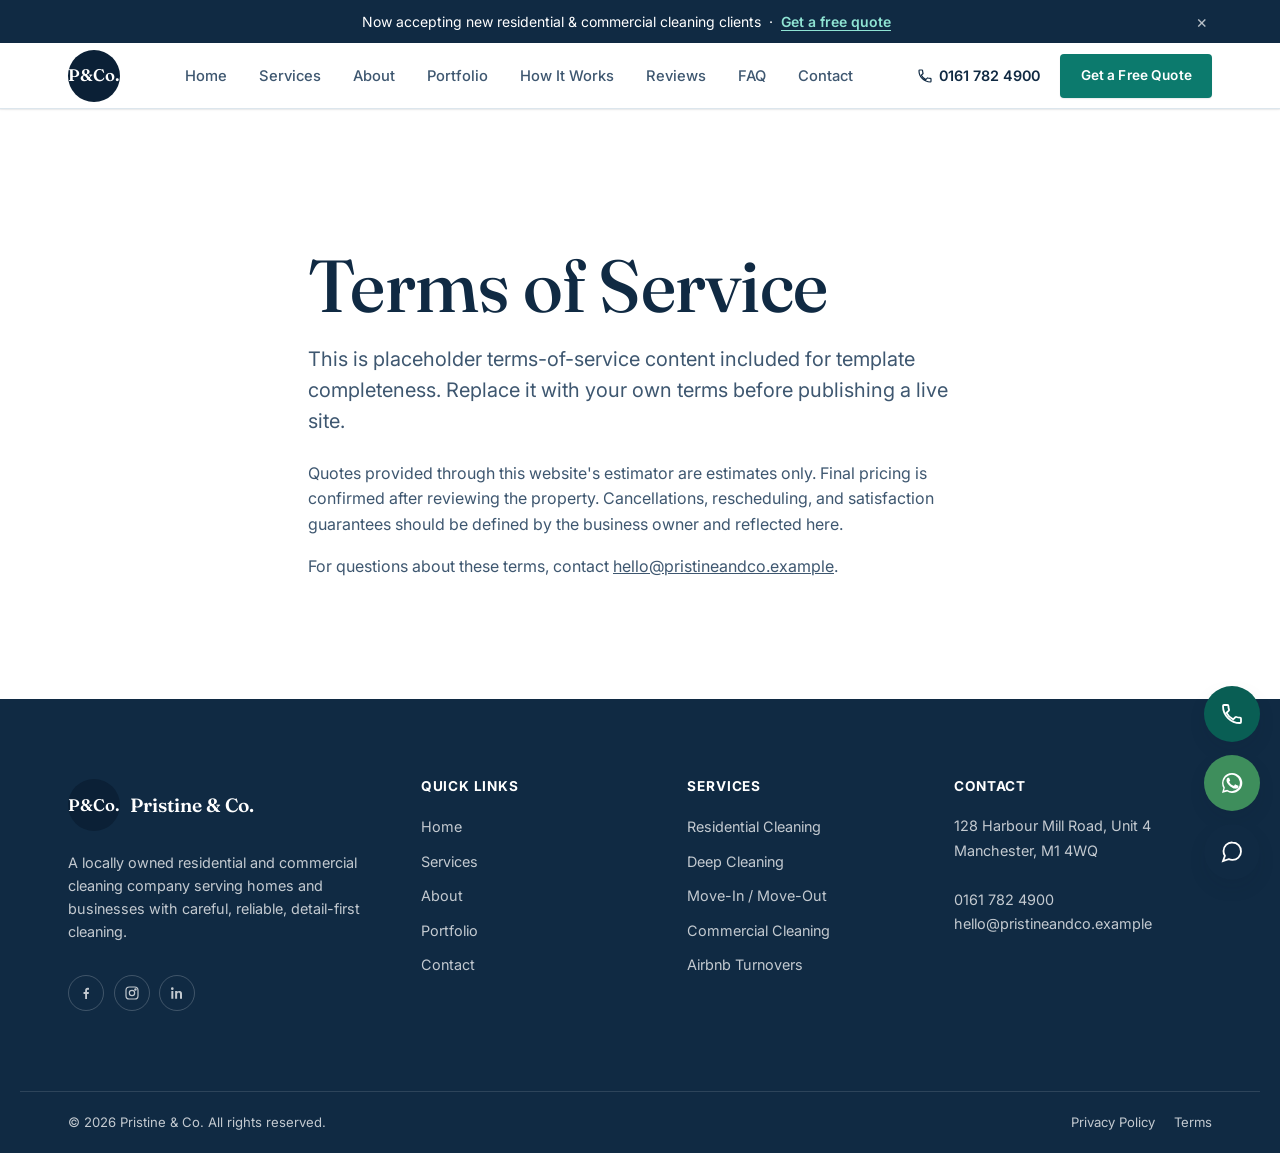
<file: terms.html>
<!DOCTYPE html>
<html lang="en">
<head>
<meta charset="UTF-8">
<meta name="viewport" content="width=device-width, initial-scale=1.0">
<title>Terms of Service | Pristine & Co.</title>
<meta name="description" content="Terms of service for Pristine & Co., a residential and commercial cleaning company serving Manchester and surrounding areas.">
<link rel="canonical" href="https://example.com/terms.html">
<meta property="og:type" content="website">
<meta property="og:title" content="Pristine & Co. | Professional Cleaning Services">
<meta property="og:description" content="Trusted residential and commercial cleaning in Manchester, UK. Get a free instant quote in under a minute.">
<meta property="og:image" content="https://example.com/assets/images/hero-office-team.jpg">
<meta name="theme-color" content="#263A32">
<link rel="icon" type="image/svg+xml" href="assets/icons/favicon.svg">
<link rel="preconnect" href="https://fonts.googleapis.com">
<link rel="preconnect" href="https://fonts.gstatic.com" crossorigin>
<link href="https://fonts.googleapis.com/css2?family=Fraunces:opsz,wght@9..144,400;9..144,500;9..144,600&family=Inter:wght@400;500;600;700&display=swap" rel="stylesheet">
<link rel="stylesheet" href="css/style.css">
<script type="application/ld+json">
{
  "@context": "https://schema.org",
  "@type": "LocalBusiness",
  "name": "Pristine & Co.",
  "image": "https://example.com/assets/images/hero-office-team.jpg",
  "telephone": "+44-161-782-4900",
  "email": "hello@pristineandco.example",
  "address": {
    "@type": "PostalAddress",
    "streetAddress": "128 Harbour Mill Road, Unit 4",
    "addressLocality": "Manchester",
    "addressRegion": "Greater Manchester",
    "postalCode": "M1 4WQ",
    "addressCountry": "GB"
  },
  "priceRange": "££",
  "openingHours": ["Mo-Fr 07:00-19:00", "Sa 08:00-16:00"],
  "areaServed": ["Manchester", "Salford", "Stockport", "Trafford", "Oldham", "Bury", "Rochdale", "Wigan"]
}
</script>
</head>
<body class="no-hero">
<a class="skip-link" href="#main">Skip to main content</a>
<div class="scroll-progress" aria-hidden="true"></div>

<!-- ANNOUNCEMENT BAR -->
<div class="announce" role="region" aria-label="Announcement">
  <div class="announce__inner">
    <p>Now accepting new residential &amp; commercial cleaning clients &nbsp;·&nbsp; <a href="index.html#quote">Get a free quote</a></p>
    <button class="announce__close" aria-label="Dismiss announcement">&times;</button>
  </div>
</div>

<!-- HEADER / NAV -->
<header class="site-header">
  <nav class="navbar" data-transparent="false" aria-label="Primary">
    <div class="navbar__inner">
      <a href="index.html" class="brand" aria-label="Pristine & Co. — Home">
        <span class="brand__mark">P&amp;Co.</span>
      </a>
      <ul class="nav-links">
        <li><a href="index.html" class="nav-link">Home</a></li>
        <li><a href="services.html" class="nav-link">Services</a></li>
        <li><a href="about.html" class="nav-link">About</a></li>
        <li><a href="portfolio.html" class="nav-link">Portfolio</a></li>
        <li><a href="index.html#how-it-works" class="nav-link">How It Works</a></li>
        <li><a href="index.html#reviews" class="nav-link">Reviews</a></li>
        <li><a href="index.html#faq" class="nav-link">FAQ</a></li>
        <li><a href="contact.html" class="nav-link">Contact</a></li>
      </ul>
      <div class="nav-actions">
        <a href="tel:+441617824900" class="nav-phone" data-call-link>
          <svg viewBox="0 0 24 24" fill="none" stroke="currentColor" stroke-width="1.8" width="16" height="16"><path d="M6.6 10.8c1.4 2.8 3.8 5.2 6.6 6.6l2.2-2.2c.3-.3.7-.4 1-.2 1.1.4 2.3.6 3.6.6.6 0 1 .4 1 1V20c0 .6-.4 1-1 1C10.6 21 3 13.4 3 4c0-.6.4-1 1-1h3.4c.6 0 1 .4 1 1 0 1.3.2 2.5.6 3.6.1.4 0 .8-.2 1L6.6 10.8Z"/></svg>
          <span data-phone-display>0161 782 4900</span>
        </a>
        <a href="index.html#quote" class="btn btn-primary btn-sm">Get a Free Quote</a>
        <button class="nav-toggle" aria-label="Open menu" aria-expanded="false" aria-controls="mobile-menu">
          <span class="nav-toggle__bars"><span></span><span></span><span></span></span>
        </button>
      </div>
    </div>
  </nav>
</header>

<!-- MOBILE MENU -->
<div class="mobile-menu" id="mobile-menu">
  <div class="mobile-menu__backdrop"></div>
  <div class="mobile-menu__panel">
    <button class="mobile-menu__close" aria-label="Close menu">
      <svg viewBox="0 0 24 24" fill="none" stroke="currentColor" stroke-width="2" width="22" height="22"><path d="M6 6l12 12M18 6 6 18"/></svg>
    </button>
    <nav class="mobile-menu__links" aria-label="Mobile">
      <a href="index.html">Home</a>
      <a href="services.html">Services</a>
      <a href="about.html">About</a>
      <a href="portfolio.html">Portfolio</a>
      <a href="index.html#how-it-works">How It Works</a>
      <a href="index.html#reviews">Reviews</a>
      <a href="index.html#faq">FAQ</a>
      <a href="contact.html">Contact</a>
    </nav>
    <div class="mobile-menu__cta">
      <a href="index.html#quote" class="btn btn-primary btn-block">Get a Free Quote</a>
      <a href="tel:+441617824900" class="btn btn-outline btn-block" data-call-link>Call Us</a>
    </div>
    <div class="mobile-menu__contact">
      Talk to us directly
      <a href="tel:+441617824900" data-call-link data-phone-display>0161 782 4900</a>
    </div>
  </div>
</div>

<main id="main" class="no-hero-page">
  <section class="section" style="padding-top: calc(var(--nav-h) + var(--space-lg));">
    <div class="container" style="max-width: 760px;">
      <h1>Terms of Service</h1>
      <p class="lead" style="margin-top:1rem;">This is placeholder terms-of-service content included for template completeness. Replace it with your own terms before publishing a live site.</p>
      <p style="margin-top:1.5rem; color:var(--color-ink-soft);">Quotes provided through this website's estimator are estimates only. Final pricing is confirmed after reviewing the property. Cancellations, rescheduling, and satisfaction guarantees should be defined by the business owner and reflected here.</p>
      <p style="margin-top:1rem; color:var(--color-ink-soft);">For questions about these terms, contact <a href="mailto:hello@pristineandco.example" style="text-decoration:underline;">hello@pristineandco.example</a>.</p>
    </div>
  </section>
</main>

<!-- FOOTER -->
<footer class="site-footer">
  <div class="container footer-top">
    <div class="footer-brand">
      <a href="index.html" class="brand"><span class="brand__mark">P&amp;Co.</span><span class="brand__name">Pristine &amp; Co.</span></a>
      <p>A locally owned residential and commercial cleaning company serving homes and businesses with careful, reliable, detail-first cleaning.</p>
      <div class="footer-social">
        <a href="https://facebook.com/" aria-label="Facebook" target="_blank" rel="noopener"><svg viewBox="0 0 24 24" fill="currentColor"><path d="M13.5 21v-7.5H16l.4-3H13.5V8.4c0-.87.24-1.46 1.5-1.46H16.5V4.34C16.24 4.3 15.36 4.2 14.34 4.2c-2.13 0-3.59 1.3-3.59 3.68v2.62H8.3v3h2.45V21h2.75Z"/></svg></a>
        <a href="https://instagram.com/" aria-label="Instagram" target="_blank" rel="noopener"><svg viewBox="0 0 24 24" fill="none" stroke="currentColor" stroke-width="1.8"><rect x="3" y="3" width="18" height="18" rx="5"/><circle cx="12" cy="12" r="4"/><circle cx="17.2" cy="6.8" r="1"/></svg></a>
        <a href="https://linkedin.com/" aria-label="LinkedIn" target="_blank" rel="noopener"><svg viewBox="0 0 24 24" fill="currentColor"><path d="M4.98 3.5a2 2 0 1 1 0 4 2 2 0 0 1 0-4ZM3.5 9h3v11.5h-3V9Zm6.5 0h2.9v1.6h.04c.4-.76 1.4-1.6 2.9-1.6 3.1 0 3.66 2 3.66 4.6v6.9h-3v-6.1c0-1.46-.03-3.3-2-3.3-2 0-2.3 1.6-2.3 3.2v6.2h-3V9Z"/></svg></a>
      </div>
    </div>
    <div class="footer-col">
      <h4>Quick Links</h4>
      <ul>
        <li><a href="index.html">Home</a></li>
        <li><a href="services.html">Services</a></li>
        <li><a href="about.html">About</a></li>
        <li><a href="portfolio.html">Portfolio</a></li>
        <li><a href="contact.html">Contact</a></li>
      </ul>
    </div>
    <div class="footer-col">
      <h4>Services</h4>
      <ul>
        <li><a href="services.html#residential">Residential Cleaning</a></li>
        <li><a href="services.html#deep">Deep Cleaning</a></li>
        <li><a href="services.html#moveinout">Move-In / Move-Out</a></li>
        <li><a href="services.html#commercial">Commercial Cleaning</a></li>
        <li><a href="services.html#airbnb">Airbnb Turnovers</a></li>
      </ul>
    </div>
    <div class="footer-col">
      <h4>Contact</h4>
      <address>
        128 Harbour Mill Road, Unit 4<br>Manchester, M1 4WQ<br><br>
        <a href="tel:+441617824900" data-call-link data-phone-display>0161 782 4900</a><br>
        <a href="mailto:hello@pristineandco.example">hello@pristineandco.example</a>
      </address>
    </div>
  </div>
  <div class="container footer-bottom">
    <p>&copy; <span data-year></span> Pristine &amp; Co. All rights reserved.</p>
    <div class="footer-bottom-links">
      <a href="privacy.html">Privacy Policy</a>
      <a href="terms.html">Terms</a>
    </div>
  </div>
</footer>

<!-- FLOATING WIDGETS -->
<div class="float-stack">
  <button class="back-to-top" aria-label="Back to top">
    <svg viewBox="0 0 24 24" fill="none" stroke="currentColor" stroke-width="2"><path d="M12 19V5M5 12l7-7 7 7"/></svg>
  </button>
  <a class="float-btn float-btn--call" href="tel:+441617824900" data-call-link aria-label="Call Pristine & Co.">
    <span class="float-btn__tip">Call Us</span>
    <svg viewBox="0 0 24 24" fill="none" stroke="currentColor" stroke-width="1.8"><path d="M6.6 10.8c1.4 2.8 3.8 5.2 6.6 6.6l2.2-2.2c.3-.3.7-.4 1-.2 1.1.4 2.3.6 3.6.6.6 0 1 .4 1 1V20c0 .6-.4 1-1 1C10.6 21 3 13.4 3 4c0-.6.4-1 1-1h3.4c.6 0 1 .4 1 1 0 1.3.2 2.5.6 3.6.1.4 0 .8-.2 1L6.6 10.8Z"/></svg>
  </a>
  <a class="float-btn float-btn--whatsapp" href="#" target="_blank" rel="noopener" data-whatsapp-link aria-label="Message us on WhatsApp">
    <span class="float-btn__tip">WhatsApp</span>
    <svg viewBox="0 0 24 24" fill="currentColor"><path d="M17.5 14.4c-.3-.1-1.7-.9-2-1-.3-.1-.5-.1-.6.1-.2.3-.7 1-.9 1.2-.2.2-.3.2-.6.1-.3-.1-1.3-.5-2.4-1.5-.9-.8-1.5-1.8-1.7-2.1-.2-.3 0-.5.1-.6.1-.1.3-.3.4-.5.1-.1.2-.3.3-.4.1-.2 0-.4 0-.5 0-.1-.6-1.5-.8-2-.2-.5-.4-.4-.6-.4h-.5c-.2 0-.5.1-.7.3-.3.3-1 1-1 2.4s1 2.8 1.2 3c.1.2 2.1 3.2 5 4.4.7.3 1.3.5 1.7.6.7.2 1.4.2 1.9.1.6-.1 1.7-.7 2-1.4.2-.7.2-1.2.2-1.4-.1-.1-.3-.2-.5-.3Z"/><path d="M12 2a10 10 0 0 0-8.6 15L2 22l5.2-1.4A10 10 0 1 0 12 2Zm0 18.2c-1.6 0-3.2-.4-4.5-1.2l-.3-.2-3.1.8.8-3-.2-.3A8.2 8.2 0 1 1 12 20.2Z"/></svg>
  </a>
  <button class="float-btn float-btn--chat" data-chat-launcher aria-label="Open chat assistant" aria-expanded="false">
    <span class="float-btn__tip">Need Help?</span>
    <svg viewBox="0 0 24 24" fill="none" stroke="currentColor" stroke-width="1.8"><path d="M21 11.5a8.4 8.4 0 0 1-8.9 8.4 8.9 8.9 0 0 1-3.4-.7L3 21l1.9-5.2A8.3 8.3 0 0 1 3.5 11a8.4 8.4 0 0 1 8.9-8.5 8.6 8.6 0 0 1 8.6 9Z"/></svg>
  </button>
</div>

<!-- CHATBOT PANEL -->
<div class="chat-panel" data-chat-panel role="dialog" aria-label="Chat assistant" aria-hidden="true">
  <div class="chat-panel__header">
    <strong>Pristine &amp; Co.</strong>
    <button class="chat-panel__close" aria-label="Close chat"><svg viewBox="0 0 24 24" fill="none" stroke="currentColor" stroke-width="2"><path d="M6 6l12 12M18 6 6 18"/></svg></button>
  </div>
  <div class="chat-panel__body"></div>
</div>

<script src="js/config.js"></script>
<script src="js/main.js"></script>
</body>
</html>
</file>
<file: css/style.css>
/* =========================================================================
   PRISTINE & CO. — TEMPLATE STYLESHEET
   A premium, editorial cleaning-business design system.
   Palette: deep forest ink + warm paper + muted sage + brass accent.
   Type: Fraunces (display serif) paired with Inter (body/UI).
   ========================================================================= */

/* -------------------------------------------------------------------------
   1. DESIGN TOKENS
   ------------------------------------------------------------------------- */
:root {
  /* Color — professional navy / blue / teal palette (no gold) */
  --color-ink: #102A43;          /* deep navy — primary text / dark sections */
  --color-ink-soft: #3E5770;     /* secondary text on light bg (AA on white) */
  --color-paper: #FFFFFF;        /* page background — bright white */
  --color-paper-dim: #F1F6F9;    /* alternating section background — light blue-grey */
  --color-sage: #1D6FA5;         /* primary brand color — professional blue */
  --color-sage-deep: #0B2036;    /* deep brand / dark sections — near-navy */
  --color-sage-mist: #E4EFF6;    /* tinted surface — light blue */
  --color-brass: #0C7A6D;        /* accent / CTA — teal */
  --color-brass-deep: #095E54;   /* accent hover — deeper teal */
  --color-brass-light: #8FE3D3;  /* light accent for dark bg — mint/teal */
  --color-line: #DCE6ED;         /* hairline borders on light bg */
  --color-line-dark: rgba(255,255,255,0.16);
  --color-white: #FFFFFF;
  --color-error: #B3432B;
  --color-success: #1F8A55;

  /* Typography */
  --font-display: "Fraunces", "Iowan Old Style", Georgia, serif;
  --font-body: "Inter", -apple-system, BlinkMacSystemFont, "Segoe UI", sans-serif;

  --fs-h1: clamp(2.6rem, 4.6vw + 1rem, 4.6rem);
  --fs-h2: clamp(2rem, 2.6vw + 1rem, 3rem);
  --fs-h3: clamp(1.4rem, 1vw + 1rem, 1.9rem);
  --fs-h4: 1.2rem;
  --fs-lead: clamp(1.05rem, 0.6vw + 0.9rem, 1.25rem);
  --fs-body: 1rem;
  --fs-small: 0.875rem;
  --fs-eyebrow: 0.8rem;

  /* Spacing scale */
  --space-3xs: 0.25rem;
  --space-2xs: 0.5rem;
  --space-xs: 0.75rem;
  --space-sm: 1.25rem;
  --space-md: 2rem;
  --space-lg: 3.25rem;
  --space-xl: 5rem;
  --space-2xl: 7.5rem;

  /* Layout */
  --container-w: 1240px;
  --container-pad: clamp(1.25rem, 4vw, 3rem);
  --radius-sm: 4px;
  --radius-md: 8px;
  --radius-lg: 14px;
  --shadow-sm: 0 1px 2px rgba(9,25,42,0.06), 0 1px 1px rgba(9,25,42,0.04);
  --shadow-md: 0 8px 24px -8px rgba(9,25,42,0.18);
  --shadow-lg: 0 24px 60px -20px rgba(9,25,42,0.28);

  --ease: cubic-bezier(0.22, 0.61, 0.36, 1);
  --dur-fast: 180ms;
  --dur-med: 340ms;
  --dur-slow: 620ms;

  --nav-h: 84px;
  --nav-h-scrolled: 66px;
  --announce-h: 40px;
}

/* -------------------------------------------------------------------------
   2. RESET
   ------------------------------------------------------------------------- */
*, *::before, *::after { box-sizing: border-box; }
html { scroll-behavior: smooth; scroll-padding-top: calc(var(--nav-h-scrolled) + 12px); }
body, h1, h2, h3, h4, p, figure, blockquote { margin: 0; }
ul, ol { margin: 0; padding: 0; list-style: none; }
img, picture, svg { display: block; max-width: 100%; }
button, input, select, textarea { font: inherit; color: inherit; }
button { cursor: pointer; background: none; border: none; }
a { color: inherit; text-decoration: none; }
:focus-visible { outline: 2px solid var(--color-brass); outline-offset: 3px; border-radius: 2px; }
::selection { background: var(--color-brass-light); color: var(--color-ink); }

body {
  font-family: var(--font-body);
  font-size: var(--fs-body);
  line-height: 1.6;
  color: var(--color-ink);
  background: var(--color-paper);
  -webkit-font-smoothing: antialiased;
  overflow-x: hidden;
}

.no-scroll { overflow: hidden; }

@media (prefers-reduced-motion: reduce) {
  html { scroll-behavior: auto; }
  *, *::before, *::after {
    animation-duration: 0.001ms !important;
    animation-iteration-count: 1 !important;
    transition-duration: 0.001ms !important;
    scroll-behavior: auto !important;
  }
}

/* -------------------------------------------------------------------------
   3. TYPOGRAPHY
   ------------------------------------------------------------------------- */
h1, h2, h3, h4 {
  font-family: var(--font-display);
  font-weight: 600;
  line-height: 1.12;
  letter-spacing: -0.01em;
  color: var(--color-ink);
}
h1 { font-size: var(--fs-h1); font-weight: 500; }
h2 { font-size: var(--fs-h2); }
h3 { font-size: var(--fs-h3); }
h4 { font-size: var(--fs-h4); font-weight: 600; }

.lead { font-size: var(--fs-lead); color: var(--color-ink-soft); line-height: 1.55; }
.text-soft { color: var(--color-ink-soft); }

.eyebrow {
  display: inline-flex;
  align-items: center;
  gap: 0.5em;
  font-size: var(--fs-eyebrow);
  font-weight: 600;
  letter-spacing: 0.14em;
  text-transform: uppercase;
  color: var(--color-brass-deep);
  margin-bottom: var(--space-xs);
}
.eyebrow::before {
  content: "";
  width: 22px;
  height: 1px;
  background: currentColor;
}

.section-head {
  max-width: 640px;
  margin-bottom: var(--space-lg);
}
.section-head.center { margin-inline: auto; text-align: center; }
.section-head p { margin-top: var(--space-xs); }

/* -------------------------------------------------------------------------
   4. LAYOUT HELPERS
   ------------------------------------------------------------------------- */
.container {
  width: 100%;
  max-width: var(--container-w);
  margin-inline: auto;
  padding-inline: var(--container-pad);
}
.section { padding-block: var(--space-2xl); position: relative; }
.section--tight { padding-block: var(--space-xl); }
.section--dark { background: var(--color-sage-deep); color: var(--color-paper); }
.section--dark h2, .section--dark h3, .section--dark h4 { color: var(--color-paper); }
.section--dark .eyebrow { color: var(--color-paper); }
.section--dim { background: var(--color-paper-dim); }
.section--sage { background: var(--color-sage); color: var(--color-paper); }
.section--sage h2 { color: var(--color-paper); }

.grid { display: grid; gap: var(--space-md); min-width: 0; }
.grid > * { min-width: 0; }
.grid-2 { grid-template-columns: repeat(2, 1fr); }
.grid-3 { grid-template-columns: repeat(3, 1fr); }
.grid-4 { grid-template-columns: repeat(4, 1fr); }

@media (max-width: 980px) {
  .grid-3, .grid-4 { grid-template-columns: repeat(2, 1fr); }
}
@media (max-width: 620px) {
  .grid-2, .grid-3, .grid-4 { grid-template-columns: 1fr; }
}

.visually-hidden {
  position: absolute; width: 1px; height: 1px; padding: 0; margin: -1px;
  overflow: hidden; clip: rect(0,0,0,0); white-space: nowrap; border: 0;
}

.skip-link {
  position: absolute; left: 1rem; top: -50px; z-index: 999;
  background: var(--color-ink); color: var(--color-paper);
  padding: 0.7rem 1.1rem; border-radius: var(--radius-sm);
  transition: top var(--dur-fast) var(--ease);
}
.skip-link:focus { top: 1rem; }

/* -------------------------------------------------------------------------
   5. BUTTONS
   ------------------------------------------------------------------------- */
.btn {
  display: inline-flex;
  align-items: center;
  justify-content: center;
  gap: 0.55rem;
  padding: 0.95rem 1.7rem;
  font-size: 0.95rem;
  font-weight: 600;
  letter-spacing: 0.01em;
  border-radius: var(--radius-sm);
  border: 1px solid transparent;
  transition: transform var(--dur-fast) var(--ease), box-shadow var(--dur-fast) var(--ease),
              background-color var(--dur-fast) var(--ease), color var(--dur-fast) var(--ease),
              border-color var(--dur-fast) var(--ease);
  white-space: nowrap;
}
.btn:active { transform: translateY(1px); }

.btn-primary {
  background: var(--color-brass);
  color: var(--color-white);
  box-shadow: var(--shadow-sm);
}
.btn-primary:hover { background: var(--color-brass-deep); box-shadow: var(--shadow-md); transform: translateY(-2px); }

.btn-dark {
  background: var(--color-ink);
  color: var(--color-paper);
}
.btn-dark:hover { background: var(--color-sage-deep); transform: translateY(-2px); box-shadow: var(--shadow-md); }

.btn-outline {
  background: transparent;
  border-color: currentColor;
  color: var(--color-ink);
}
.btn-outline:hover { background: var(--color-ink); color: var(--color-paper); transform: translateY(-2px); }

.btn-outline-light { border-color: rgba(255,255,255,0.55); color: var(--color-paper); }
.btn-outline-light:hover { background: var(--color-paper); color: var(--color-ink); }

.btn-ghost {
  padding: 0.5rem 0;
  color: var(--color-sage-deep);
  font-weight: 600;
  border-bottom: 1px solid var(--color-brass);
  border-radius: 0;
}
.btn-ghost:hover { color: var(--color-brass-deep); gap: 0.8rem; }

.btn-sm { padding: 0.65rem 1.2rem; font-size: 0.85rem; }
.btn-block { width: 100%; }
.btn[disabled] { opacity: 0.5; cursor: not-allowed; transform: none !important; }

/* -------------------------------------------------------------------------
   6. TOP ANNOUNCEMENT BAR
   ------------------------------------------------------------------------- */
.announce {
  background: var(--color-ink);
  color: var(--color-paper);
  font-size: var(--fs-small);
  padding-block: 0.7rem;
  display: flex;
  align-items: center;
  animation: slideDown 500ms var(--ease) both;
}
.announce__inner {
  width: 100%;
  max-width: var(--container-w);
  margin-inline: auto;
  padding-inline: var(--container-pad);
  padding-right: calc(var(--container-pad) + 1.75rem);
  display: flex;
  align-items: center;
  justify-content: center;
  gap: var(--space-sm);
  position: relative;
}
.announce p { text-align: center; line-height: 1.5; }
.announce a { color: var(--color-brass-light); font-weight: 600; border-bottom: 1px solid currentColor; white-space: nowrap; }
.announce__close {
  position: absolute;
  right: var(--container-pad);
  top: 50%;
  transform: translateY(-50%);
  font-size: 1.1rem;
  line-height: 1;
  padding: 0.25rem;
  opacity: 0.7;
}
.announce__close:hover { opacity: 1; }
.announce.is-hidden { display: none; }

@media (max-width: 560px) {
  .announce { padding-block: 0.6rem; }
  .announce__inner { padding-right: calc(var(--container-pad) + 1.5rem); }
  .announce p { font-size: 0.8rem; }
}

@keyframes slideDown {
  from { transform: translateY(-100%); opacity: 0; }
  to { transform: translateY(0); opacity: 1; }
}

/* -------------------------------------------------------------------------
   7. NAVIGATION
   ------------------------------------------------------------------------- */
.site-header {
  position: sticky;
  top: 0;
  z-index: 200;
  width: 100%;
}
.navbar {
  height: var(--nav-h);
  display: flex;
  align-items: center;
  background: transparent;
  transition: height var(--dur-med) var(--ease), background-color var(--dur-med) var(--ease),
              box-shadow var(--dur-med) var(--ease), border-color var(--dur-med) var(--ease);
  border-bottom: 1px solid transparent;
}
.navbar.is-transparent { background: transparent; }
.navbar.is-solid {
  height: var(--nav-h-scrolled);
  background: rgba(255,255,255,0.92);
  backdrop-filter: blur(10px);
  box-shadow: var(--shadow-sm);
  border-bottom: 1px solid var(--color-line);
}
body.no-hero .navbar { background: rgba(255,255,255,0.92); backdrop-filter: blur(10px); border-bottom: 1px solid var(--color-line); }

.navbar__inner {
  width: 100%;
  max-width: var(--container-w);
  margin-inline: auto;
  padding-inline: var(--container-pad);
  display: flex;
  align-items: center;
  justify-content: space-between;
  gap: var(--space-md);
}

.brand { display: flex; align-items: center; gap: 0.65rem; }
.brand__mark {
  width: 52px; height: 52px;
  border-radius: 50%;
  background: var(--color-sage-deep);
  color: var(--color-paper);
  display: flex; align-items: center; justify-content: center;
  font-family: var(--font-display);
  font-weight: 600;
  font-size: 1.05rem;
  flex-shrink: 0;
}
.brand__name {
  font-family: var(--font-display);
  font-weight: 600;
  font-size: 1.2rem;
  color: var(--color-ink);
}
.navbar.is-transparent .brand__name,
.navbar.is-transparent .nav-link { color: var(--color-paper); }
.navbar.is-transparent .brand__mark { background: rgba(255,255,255,0.16); }

.nav-links {
  display: flex;
  align-items: center;
  gap: var(--space-md);
  list-style: none;
}
.nav-link {
  font-size: 0.92rem;
  font-weight: 500;
  color: var(--color-ink-soft);
  position: relative;
  padding: 0.3rem 0;
  transition: color var(--dur-fast) var(--ease);
}
.nav-link::after {
  content: "";
  position: absolute;
  left: 0; right: 100%; bottom: -2px;
  height: 1.5px;
  background: currentColor;
  transition: right var(--dur-med) var(--ease);
}
.nav-link:hover { color: var(--color-brass-deep); }
.nav-link:hover::after { right: 0; }
.nav-link.is-active { color: var(--color-brass-deep); font-weight: 600; }

.navbar.is-transparent .nav-link:hover { color: var(--color-brass-light); }

.nav-actions { display: flex; align-items: center; gap: var(--space-sm); }
.nav-phone {
  display: flex; align-items: center; gap: 0.4rem;
  font-size: 0.9rem; font-weight: 600;
}
.nav-phone svg { width: 16px; height: 16px; }

.nav-toggle {
  display: none;
  width: 42px; height: 42px;
  align-items: center; justify-content: center;
  border-radius: var(--radius-sm);
}
.nav-toggle__bars { position: relative; width: 20px; height: 14px; }
.nav-toggle__bars span {
  position: absolute; left: 0; width: 100%; height: 2px;
  background: currentColor; border-radius: 2px;
  transition: transform var(--dur-med) var(--ease), opacity var(--dur-fast) var(--ease), top var(--dur-med) var(--ease);
}
.nav-toggle__bars span:nth-child(1) { top: 0; }
.nav-toggle__bars span:nth-child(2) { top: 6px; }
.nav-toggle__bars span:nth-child(3) { top: 12px; }
.nav-toggle[aria-expanded="true"] .nav-toggle__bars span:nth-child(1) { top: 6px; transform: rotate(45deg); }
.nav-toggle[aria-expanded="true"] .nav-toggle__bars span:nth-child(2) { opacity: 0; }
.nav-toggle[aria-expanded="true"] .nav-toggle__bars span:nth-child(3) { top: 6px; transform: rotate(-45deg); }

@media (max-width: 980px) {
  .nav-links, .nav-phone { display: none; }
  .nav-toggle { display: flex; }
  .navbar.is-transparent .nav-toggle { color: var(--color-paper); }
}

/* Mobile menu panel */
.mobile-menu {
  position: fixed;
  inset: 0;
  z-index: 300;
  visibility: hidden;
}
.mobile-menu__backdrop {
  position: absolute; inset: 0;
  background: rgba(9,25,42,0.5);
  opacity: 0;
  transition: opacity var(--dur-med) var(--ease);
}
.mobile-menu__panel {
  position: absolute; top: 0; right: 0; bottom: 0;
  width: min(360px, 88vw);
  background: var(--color-paper);
  box-shadow: var(--shadow-lg);
  padding: var(--space-lg) var(--space-md);
  transform: translateX(100%);
  transition: transform var(--dur-med) var(--ease);
  display: flex; flex-direction: column;
  overflow-y: auto;
}
.mobile-menu.is-open { visibility: visible; }
.mobile-menu.is-open .mobile-menu__backdrop { opacity: 1; }
.mobile-menu.is-open .mobile-menu__panel { transform: translateX(0); }
.mobile-menu__close { align-self: flex-end; width: 40px; height: 40px; }
.mobile-menu__links { display: flex; flex-direction: column; gap: 0.2rem; margin-top: var(--space-md); }
.mobile-menu__links a {
  padding: 0.85rem 0.25rem;
  font-family: var(--font-display);
  font-size: 1.3rem;
  border-bottom: 1px solid var(--color-line);
}
.mobile-menu__cta { margin-top: var(--space-md); display: flex; flex-direction: column; gap: 0.75rem; }
.mobile-menu__contact { margin-top: auto; padding-top: var(--space-md); font-size: 0.9rem; color: var(--color-ink-soft); }
.mobile-menu__contact a { display: block; margin-top: 0.35rem; font-weight: 600; color: var(--color-ink); }

/* -------------------------------------------------------------------------
   8. SCROLL PROGRESS
   ------------------------------------------------------------------------- */
.scroll-progress {
  position: fixed; top: 0; left: 0; height: 2px;
  background: var(--color-brass);
  width: 0%;
  z-index: 400;
  transition: width 80ms linear;
}

/* -------------------------------------------------------------------------
   9. HERO
   ------------------------------------------------------------------------- */
.hero {
  position: relative;
  min-height: 92vh;
  display: flex;
  align-items: center;
  color: var(--color-paper);
  overflow: hidden;
  margin-top: calc(var(--nav-h) * -1);
  padding-top: var(--nav-h);
}
.hero__media { position: absolute; inset: 0; z-index: 0; }
.hero__media img { width: 100%; height: 100%; object-fit: cover; }
.hero__media::after {
  content: "";
  position: absolute; inset: 0;
  background: linear-gradient(180deg, rgba(9,25,42,0.5) 0%, rgba(9,25,42,0.32) 45%, rgba(9,25,42,0.66) 100%);
}
.hero__content {
  position: relative; z-index: 1;
  width: 100%; max-width: var(--container-w); margin-inline: auto;
  padding-inline: var(--container-pad);
  padding-block: var(--space-2xl) var(--space-xl);
  max-width: 720px;
}
.hero .eyebrow { color: var(--color-brass-light); }
.hero h1 { color: var(--color-white); opacity: 0; animation: revealUp var(--dur-slow) var(--ease) 250ms both; }
.hero__lead { margin-top: var(--space-sm); max-width: 560px; color: rgba(255,255,255,0.88); font-size: var(--fs-lead);
  opacity: 0; animation: revealUp var(--dur-slow) var(--ease) 420ms both; }
.hero__actions { display: flex; flex-wrap: wrap; gap: 1rem; margin-top: var(--space-md);
  opacity: 0; animation: revealUp var(--dur-slow) var(--ease) 580ms both; }

.hero__trust {
  margin-top: var(--space-lg);
  display: flex; flex-wrap: wrap; gap: 1.5rem 2.2rem;
  opacity: 0; animation: revealUp var(--dur-slow) var(--ease) 740ms both;
}
.hero__trust-item { display: flex; align-items: center; gap: 0.55rem; font-size: 0.88rem; font-weight: 500; }
.hero__trust-item svg { width: 18px; height: 18px; color: var(--color-brass-light); flex-shrink: 0; }

@keyframes revealUp {
  from { opacity: 0; transform: translateY(16px); }
  to { opacity: 1; transform: translateY(0); }
}

/* Page hero (secondary pages) */
.page-hero {
  position: relative;
  min-height: 52vh;
  display: flex;
  align-items: flex-end;
  color: var(--color-white);
  overflow: hidden;
  margin-top: calc(var(--nav-h) * -1);
  padding-top: var(--nav-h);
}
.page-hero__media { position: absolute; inset: 0; }
.page-hero__media img { width: 100%; height: 100%; object-fit: cover; }
.page-hero__media::after {
  content: ""; position: absolute; inset: 0;
  background: linear-gradient(180deg, rgba(9,25,42,0.38) 0%, rgba(9,25,42,0.62) 100%);
}
.page-hero__content { position: relative; z-index: 1; width: 100%; max-width: var(--container-w);
  margin-inline: auto; padding-inline: var(--container-pad); padding-bottom: var(--space-xl); max-width: 700px; }
.page-hero .eyebrow { color: var(--color-brass-light); }
.page-hero h1 { color: var(--color-white); }
.page-hero p { margin-top: var(--space-xs); color: rgba(255,255,255,0.88); font-size: var(--fs-lead); max-width: 560px; }
.page-hero__crumb { margin-top: var(--space-sm); font-size: 0.85rem; color: rgba(255,255,255,0.7); }
.page-hero__crumb a { color: var(--color-brass-light); }

/* -------------------------------------------------------------------------
   10. TRUST STRIP
   ------------------------------------------------------------------------- */
.trust-strip { background: var(--color-paper-dim); border-bottom: 1px solid var(--color-line); }
.trust-strip__inner {
  display: flex; flex-wrap: wrap; align-items: center; justify-content: space-between;
  gap: var(--space-md) var(--space-lg);
  padding-block: var(--space-md);
}
.trust-strip__label { font-size: 0.85rem; color: var(--color-ink-soft); font-weight: 500; }
.trust-strip__items { display: flex; flex-wrap: wrap; gap: 1.8rem 2.4rem; }
.trust-strip__item {
  display: flex; align-items: center; gap: 0.6rem;
  font-size: 0.92rem; font-weight: 600; color: var(--color-sage-deep);
}
.trust-strip__item svg { width: 20px; height: 20px; color: var(--color-brass); }

/* -------------------------------------------------------------------------
   11. SERVICE CARDS
   ------------------------------------------------------------------------- */
.service-card {
  background: var(--color-white);
  border: 1px solid var(--color-line);
  border-radius: var(--radius-md);
  overflow: hidden;
  display: flex; flex-direction: column;
  transition: transform var(--dur-med) var(--ease), box-shadow var(--dur-med) var(--ease), border-color var(--dur-med) var(--ease);
}
.service-card:hover { transform: translateY(-6px); box-shadow: var(--shadow-md); border-color: transparent; }
.service-card__media { aspect-ratio: 4/3; overflow: hidden; }
.service-card__media img { width: 100%; height: 100%; object-fit: cover; transition: transform var(--dur-slow) var(--ease); }
.service-card:hover .service-card__media img { transform: scale(1.06); }
.service-card__body { padding: var(--space-sm); display: flex; flex-direction: column; gap: 0.6rem; flex: 1; }
.service-card__icon {
  width: 42px; height: 42px; border-radius: 50%;
  background: var(--color-sage-mist); color: var(--color-sage-deep);
  display: flex; align-items: center; justify-content: center;
  margin-top: -3.2rem; margin-bottom: 0.6rem;
  border: 4px solid var(--color-white);
  position: relative; z-index: 1;
}
.service-card__icon svg { width: 20px; height: 20px; }
.service-card h3 { font-size: 1.25rem; }
.service-card p { color: var(--color-ink-soft); font-size: 0.95rem; }
.service-card__link {
  margin-top: auto; padding-top: 0.4rem;
  display: inline-flex; align-items: center; gap: 0.4rem;
  font-size: 0.88rem; font-weight: 600; color: var(--color-brass-deep);
}
.service-card__link svg { width: 14px; height: 14px; transition: transform var(--dur-fast) var(--ease); }
.service-card__link:hover svg { transform: translateX(3px); }

/* -------------------------------------------------------------------------
   12. SERVICE SELECTOR (interactive)
   ------------------------------------------------------------------------- */
.selector {
  display: grid;
  grid-template-columns: repeat(6, 1fr);
  gap: 0.85rem;
}
@media (max-width: 900px) { .selector { grid-template-columns: repeat(3, 1fr); } }
@media (max-width: 520px) { .selector { grid-template-columns: repeat(2, 1fr); } }

.selector__btn {
  border: 1px solid var(--color-line);
  background: var(--color-white);
  border-radius: var(--radius-md);
  padding: var(--space-sm) var(--space-xs);
  display: flex; flex-direction: column; align-items: center; gap: 0.6rem;
  text-align: center;
  transition: border-color var(--dur-fast) var(--ease), transform var(--dur-fast) var(--ease), box-shadow var(--dur-fast) var(--ease);
}
.selector__btn svg { width: 26px; height: 26px; color: var(--color-sage-deep); transition: color var(--dur-fast) var(--ease); }
.selector__btn span { font-size: 0.85rem; font-weight: 600; }
.selector__btn:hover { transform: translateY(-3px); box-shadow: var(--shadow-sm); }
.selector__btn.is-active { border-color: var(--color-brass); background: var(--color-sage-mist); }
.selector__btn.is-active svg { color: var(--color-brass-deep); }

.selector__result {
  margin-top: var(--space-md);
  background: var(--color-white);
  border: 1px solid var(--color-line);
  border-radius: var(--radius-md);
  padding: var(--space-md);
  display: none;
  align-items: center;
  justify-content: space-between;
  gap: var(--space-md);
  flex-wrap: wrap;
  animation: revealUp var(--dur-med) var(--ease) both;
}
.selector__result.is-visible { display: flex; }
.selector__result p { color: var(--color-ink-soft); }
.selector__result strong { font-family: var(--font-display); font-size: 1.15rem; }

/* -------------------------------------------------------------------------
   13. QUOTE ESTIMATOR
   ------------------------------------------------------------------------- */
.quote {
  background: var(--color-white);
  border-radius: var(--radius-lg);
  box-shadow: var(--shadow-lg);
  overflow: hidden;
  max-width: 880px;
  margin-inline: auto;
}
.quote__header {
  padding: var(--space-md) var(--space-lg);
  border-bottom: 1px solid var(--color-line);
}
.quote__progress-track {
  height: 4px; background: var(--color-paper-dim); border-radius: 4px; overflow: hidden; margin-top: var(--space-xs);
}
.quote__progress-bar { height: 100%; background: var(--color-brass); width: 16.6%; transition: width var(--dur-med) var(--ease); }
.quote__steps-label { display: flex; justify-content: space-between; font-size: 0.78rem; color: var(--color-ink-soft); margin-top: 0.5rem; }

.quote__body { padding: var(--space-lg); min-height: 360px; }
.quote__step { display: none; animation: fadeStep var(--dur-med) var(--ease) both; }
.quote__step.is-active { display: block; }
@keyframes fadeStep { from { opacity: 0; transform: translateX(10px); } to { opacity: 1; transform: translateX(0); } }

.quote__step h3 { margin-bottom: 0.35rem; }
.quote__step > p.text-soft { margin-bottom: var(--space-md); }

.option-grid { display: grid; grid-template-columns: repeat(auto-fit, minmax(160px, 1fr)); gap: 0.8rem; }
.option-card {
  border: 1.5px solid var(--color-line);
  border-radius: var(--radius-md);
  padding: var(--space-sm);
  text-align: left;
  display: flex; flex-direction: column; gap: 0.4rem;
  transition: border-color var(--dur-fast) var(--ease), background-color var(--dur-fast) var(--ease), transform var(--dur-fast) var(--ease);
}
.option-card:hover { transform: translateY(-2px); border-color: var(--color-sage); }
.option-card.is-selected { border-color: var(--color-brass); background: var(--color-sage-mist); }
.option-card__icon { width: 30px; height: 30px; color: var(--color-sage-deep); }
.option-card strong { font-size: 0.95rem; }
.option-card small { color: var(--color-ink-soft); font-size: 0.8rem; }

.form-grid { display: grid; grid-template-columns: repeat(2, 1fr); gap: var(--space-sm); min-width: 0; }
.form-grid > * { min-width: 0; }
@media (max-width: 620px) { .form-grid { grid-template-columns: 1fr; } }
.field { display: flex; flex-direction: column; gap: 0.4rem; }
.field.full { grid-column: 1 / -1; }
.field label { font-size: 0.85rem; font-weight: 600; }
.field input, .field select, .field textarea {
  border: 1.5px solid var(--color-line);
  border-radius: var(--radius-sm);
  padding: 0.75rem 0.9rem;
  background: var(--color-paper);
  transition: border-color var(--dur-fast) var(--ease), box-shadow var(--dur-fast) var(--ease);
}
.field input:focus, .field select:focus, .field textarea:focus {
  border-color: var(--color-brass); box-shadow: 0 0 0 3px rgba(169,130,79,0.15); outline: none;
}
.field textarea { resize: vertical; min-height: 90px; }
.field.has-error input, .field.has-error select, .field.has-error textarea { border-color: var(--color-error); }
.field__error { font-size: 0.78rem; color: var(--color-error); display: none; }
.field.has-error .field__error { display: block; }

.quote__nav { display: flex; align-items: center; justify-content: space-between; padding: var(--space-md) var(--space-lg);
  border-top: 1px solid var(--color-line); background: var(--color-paper-dim); }
.quote__nav-spacer { flex: 1; }

.quote__result {
  text-align: center;
  padding: var(--space-sm) 0;
}
.quote__result .eyebrow { justify-content: center; }
.quote__result-range { font-family: var(--font-display); font-size: clamp(2.2rem, 4vw, 3.2rem); color: var(--color-sage-deep); margin: 0.4rem 0; }
.quote__result-note { font-size: 0.85rem; color: var(--color-ink-soft); max-width: 480px; margin-inline: auto; }
.quote__result-actions { display: flex; justify-content: center; gap: 1rem; flex-wrap: wrap; margin-top: var(--space-md); }
.quote__result-summary {
  margin-top: var(--space-md); text-align: left; background: var(--color-paper-dim);
  border-radius: var(--radius-md); padding: var(--space-sm) var(--space-md); font-size: 0.88rem;
}
.quote__result-summary dl { display: grid; grid-template-columns: max-content 1fr; gap: 0.35rem 1rem; }
.quote__result-summary dt { color: var(--color-ink-soft); }
.quote__result-summary dd { font-weight: 600; }

.quote__loading { display: flex; flex-direction: column; align-items: center; gap: var(--space-sm); padding: var(--space-lg) 0; }
.spinner { width: 34px; height: 34px; border-radius: 50%; border: 3px solid var(--color-line); border-top-color: var(--color-brass); animation: spin 0.8s linear infinite; }
@keyframes spin { to { transform: rotate(360deg); } }

.quote__success { text-align: center; padding: var(--space-md) 0; }
.quote__success-icon {
  width: 56px; height: 56px; border-radius: 50%; background: var(--color-sage-mist); color: var(--color-success);
  display: flex; align-items: center; justify-content: center; margin: 0 auto var(--space-sm);
}
.quote__success-icon svg { width: 28px; height: 28px; }

/* -------------------------------------------------------------------------
   14. WHY CHOOSE US
   ------------------------------------------------------------------------- */
.feature {
  display: flex; gap: var(--space-sm);
  padding: var(--space-sm) 0;
  border-bottom: 1px solid var(--color-line-dark);
}
.section--dark .feature { border-bottom: 1px solid rgba(255,255,255,0.14); }
.feature__icon {
  width: 46px; height: 46px; border-radius: 50%; flex-shrink: 0;
  background: rgba(255,255,255,0.08);
  display: flex; align-items: center; justify-content: center;
  color: var(--color-brass-light);
}
.feature__icon svg { width: 22px; height: 22px; }
.feature h4 { margin-bottom: 0.3rem; }
.feature p { font-size: 0.92rem; color: rgba(255,255,255,0.78); }

/* -------------------------------------------------------------------------
   15. BEFORE / AFTER SLIDER
   ------------------------------------------------------------------------- */
.ba-slider {
  position: relative;
  width: 100%;
  aspect-ratio: 4 / 3;
  border-radius: var(--radius-md);
  overflow: hidden;
  user-select: none;
  -webkit-user-select: none;
  touch-action: pan-y;
  background: var(--color-paper-dim);
  box-shadow: var(--shadow-md);
}
.ba-slider__figure { position: absolute; inset: 0; margin: 0; }
.ba-slider__figure img { width: 100%; height: 100%; object-fit: cover; pointer-events: none; }
.ba-slider__figure--before img { filter: saturate(0.55) brightness(0.88) contrast(0.96); }
.ba-slider__after { position: absolute; inset: 0; overflow: hidden; clip-path: inset(0 0 0 50%); will-change: clip-path; }
.ba-slider__label {
  position: absolute; top: 14px;
  font-size: 0.72rem; font-weight: 700; letter-spacing: 0.08em;
  padding: 0.3rem 0.65rem; border-radius: 3px;
  background: rgba(9,25,42,0.72); color: var(--color-paper);
  pointer-events: none;
}
.ba-slider__label--before { left: 14px; }
.ba-slider__label--after { right: 14px; }
.ba-slider__handle {
  position: absolute; top: 0; bottom: 0; left: 50%;
  width: 3px; background: var(--color-white);
  transform: translateX(-50%);
  cursor: ew-resize;
  will-change: left;
}
.ba-slider__handle::before {
  content: "";
  position: absolute; top: 0; bottom: 0; left: -14px; right: -14px;
}
.ba-slider__grip {
  position: absolute; top: 50%; left: 50%; transform: translate(-50%, -50%);
  width: 44px; height: 44px; border-radius: 50%; background: var(--color-white);
  box-shadow: var(--shadow-md);
  display: flex; align-items: center; justify-content: center; gap: 3px;
  color: var(--color-ink);
}
.ba-slider__grip svg { width: 14px; height: 14px; }

/* -------------------------------------------------------------------------
   16. STATISTICS
   ------------------------------------------------------------------------- */
.stats { display: grid; grid-template-columns: repeat(4, 1fr); gap: var(--space-md); text-align: center; }
@media (max-width: 760px) { .stats { grid-template-columns: repeat(2, 1fr); } }
.stat__value {
  font-family: var(--font-display); font-size: clamp(2.2rem, 3.4vw, 3.2rem);
  color: var(--color-paper);
}
.stat__label { margin-top: 0.4rem; font-size: 0.88rem; color: rgba(255,255,255,0.78); }

/* -------------------------------------------------------------------------
   17. PROCESS / HOW IT WORKS
   ------------------------------------------------------------------------- */
.process { display: grid; grid-template-columns: repeat(4, 1fr); gap: var(--space-md); position: relative; }
@media (max-width: 900px) { .process { grid-template-columns: repeat(2, 1fr); } }
@media (max-width: 560px) { .process { grid-template-columns: 1fr; } }
.process__step { position: relative; padding-top: var(--space-sm); }
.process__step::before {
  content: ""; position: absolute; top: 0; left: 0; width: 32px; height: 1px; background: var(--color-line);
}
.process__num { font-family: var(--font-display); font-size: 1.6rem; color: var(--color-brass); margin-bottom: 0.5rem; }
.process__step h4 { margin-bottom: 0.4rem; }
.process__step p { font-size: 0.92rem; color: var(--color-ink-soft); }

/* -------------------------------------------------------------------------
   18. TESTIMONIALS
   ------------------------------------------------------------------------- */
.testi-carousel { position: relative; max-width: 720px; margin-inline: auto; }
.testi-track { overflow: hidden; }
.testi-track__inner { display: flex; transition: transform var(--dur-slow) var(--ease); }
.testi-slide { flex: 0 0 100%; padding: 0 var(--space-2xs); }
.testi-card {
  background: var(--color-white); border: 1px solid var(--color-line); border-radius: var(--radius-md);
  padding: var(--space-lg); text-align: center;
}
.testi-card__stars { display: flex; justify-content: center; gap: 3px; margin-bottom: var(--space-sm); color: var(--color-brass); }
.testi-card__stars svg { width: 16px; height: 16px; }
.testi-card p.quote-text { font-family: var(--font-display); font-size: 1.25rem; line-height: 1.5; color: var(--color-ink); }
.testi-card__author { margin-top: var(--space-sm); font-size: 0.88rem; color: var(--color-ink-soft); }
.testi-card__author strong { color: var(--color-ink); }

.testi-controls { display: flex; align-items: center; justify-content: center; gap: var(--space-sm); margin-top: var(--space-md); }
.testi-arrow {
  width: 42px; height: 42px; border-radius: 50%; border: 1px solid var(--color-line);
  display: flex; align-items: center; justify-content: center;
  transition: background-color var(--dur-fast) var(--ease), transform var(--dur-fast) var(--ease);
}
.testi-arrow:hover { background: var(--color-sage-mist); transform: translateY(-2px); }
.testi-arrow svg { width: 16px; height: 16px; }
.testi-dots { display: flex; gap: 0.5rem; }
.testi-dot { width: 8px; height: 8px; border-radius: 50%; background: var(--color-line); transition: background-color var(--dur-fast) var(--ease), transform var(--dur-fast) var(--ease); }
.testi-dot.is-active { background: var(--color-brass); transform: scale(1.3); }

/* -------------------------------------------------------------------------
   19. SERVICE AREA
   ------------------------------------------------------------------------- */
.area-map {
  position: relative; aspect-ratio: 4/3; border-radius: var(--radius-md);
  background: var(--color-sage-mist);
  overflow: hidden; border: 1px solid var(--color-line);
}
.area-map svg { width: 100%; height: 100%; }
.area-map__pin { position: absolute; width: 14px; height: 14px; border-radius: 50%; background: var(--color-brass);
  border: 3px solid var(--color-white); box-shadow: var(--shadow-sm); }
.area-list { display: grid; grid-template-columns: repeat(2, 1fr); gap: 0.6rem 1rem; }
.area-list li { display: flex; align-items: center; gap: 0.55rem; font-weight: 500; }
.area-list svg { width: 16px; height: 16px; color: var(--color-brass); flex-shrink: 0; }

/* -------------------------------------------------------------------------
   20. CTA BAND
   ------------------------------------------------------------------------- */
.cta-band {
  position: relative; overflow: hidden;
  border-radius: var(--radius-lg);
  background: var(--color-sage-deep);
  color: var(--color-paper);
  padding: var(--space-xl) var(--space-lg);
  text-align: center;
}
.cta-band::before {
  content: "";
  position: absolute; inset: 0;
  background-image: radial-gradient(circle at 18% 20%, rgba(217,194,155,0.14), transparent 45%),
                     radial-gradient(circle at 82% 80%, rgba(217,194,155,0.1), transparent 45%);
}
.cta-band__content { position: relative; z-index: 1; max-width: 560px; margin-inline: auto; }
.cta-band h2 { color: var(--color-white); }
.cta-band p { margin-top: var(--space-xs); color: rgba(255,255,255,0.82); }
.cta-band__actions { display: flex; justify-content: center; gap: 1rem; margin-top: var(--space-md); flex-wrap: wrap; }

/* -------------------------------------------------------------------------
   21. FAQ ACCORDION
   ------------------------------------------------------------------------- */
.faq { max-width: 780px; margin-inline: auto; }
.faq-item { border-bottom: 1px solid var(--color-line); }
.faq-item__q {
  width: 100%; display: flex; align-items: center; justify-content: space-between; gap: var(--space-sm);
  padding: var(--space-sm) 0.25rem; text-align: left;
  font-family: var(--font-display); font-size: 1.05rem; font-weight: 600;
}
.faq-item__icon { width: 22px; height: 22px; flex-shrink: 0; position: relative; }
.faq-item__icon::before, .faq-item__icon::after {
  content: ""; position: absolute; top: 50%; left: 50%; background: var(--color-ink);
  transition: transform var(--dur-med) var(--ease);
}
.faq-item__icon::before { width: 12px; height: 2px; transform: translate(-50%, -50%); }
.faq-item__icon::after { width: 2px; height: 12px; transform: translate(-50%, -50%); }
.faq-item.is-open .faq-item__icon::after { transform: translate(-50%, -50%) rotate(90deg); opacity: 0; }
.faq-item__a {
  max-height: 0; overflow: hidden; transition: max-height var(--dur-med) var(--ease);
}
.faq-item__a p { padding: 0 0.25rem var(--space-sm); color: var(--color-ink-soft); max-width: 640px; }
.faq-item.is-open .faq-item__a { max-height: 240px; }

/* -------------------------------------------------------------------------
   22. PORTFOLIO PAGE
   ------------------------------------------------------------------------- */
.filter-bar { display: flex; flex-wrap: wrap; gap: 0.6rem; margin-bottom: var(--space-lg); }
.filter-btn {
  padding: 0.55rem 1.1rem; border-radius: 999px; border: 1px solid var(--color-line);
  font-size: 0.86rem; font-weight: 600; color: var(--color-ink-soft);
  transition: background-color var(--dur-fast) var(--ease), color var(--dur-fast) var(--ease), border-color var(--dur-fast) var(--ease);
}
.filter-btn:hover { border-color: var(--color-sage); }
.filter-btn.is-active { background: var(--color-ink); color: var(--color-paper); border-color: var(--color-ink); }

.portfolio-grid { display: grid; grid-template-columns: repeat(3, 1fr); gap: var(--space-md); }
@media (max-width: 980px) { .portfolio-grid { grid-template-columns: repeat(2, 1fr); } }
@media (max-width: 620px) { .portfolio-grid { grid-template-columns: 1fr; } }

.portfolio-item {
  transition: opacity var(--dur-med) var(--ease), transform var(--dur-med) var(--ease);
}
.portfolio-item.is-filtered-out { display: none; }
.portfolio-card {
  border-radius: var(--radius-md); overflow: hidden; background: var(--color-white);
  border: 1px solid var(--color-line);
  display: flex; flex-direction: column;
}
.portfolio-card__slider { cursor: zoom-in; }
.portfolio-card__body { padding: var(--space-sm); }
.portfolio-card__cat { font-size: 0.74rem; font-weight: 700; letter-spacing: 0.06em; text-transform: uppercase; color: var(--color-brass-deep); }
.portfolio-card h3 { font-size: 1.1rem; margin-top: 0.3rem; }
.portfolio-card p { font-size: 0.9rem; color: var(--color-ink-soft); margin-top: 0.3rem; }
.portfolio-card__meta { display: flex; align-items: center; gap: 0.4rem; font-size: 0.8rem; color: var(--color-ink-soft); margin-top: 0.5rem; }
.portfolio-card__meta svg { width: 14px; height: 14px; }

/* Lightbox */
.lightbox {
  position: fixed; inset: 0; z-index: 500;
  display: none; align-items: center; justify-content: center;
  padding: var(--space-md);
}
.lightbox.is-open { display: flex; }
.lightbox__backdrop { position: absolute; inset: 0; background: rgba(15,20,18,0.88); }
.lightbox__panel {
  position: relative; z-index: 1; background: var(--color-paper);
  border-radius: var(--radius-lg); max-width: 760px; width: 100%; max-height: 92vh; overflow-y: auto;
  box-shadow: var(--shadow-lg);
  animation: lightboxIn var(--dur-med) var(--ease) both;
}
@keyframes lightboxIn { from { opacity: 0; transform: scale(0.96) translateY(10px); } to { opacity: 1; transform: scale(1) translateY(0); } }
.lightbox__close { position: absolute; top: 14px; right: 14px; z-index: 2; width: 40px; height: 40px; border-radius: 50%;
  background: rgba(255,255,255,0.9); display: flex; align-items: center; justify-content: center; box-shadow: var(--shadow-sm); }
.lightbox__nav {
  position: absolute; top: 50%; transform: translateY(-50%); z-index: 2;
  width: 40px; height: 40px; border-radius: 50%; background: rgba(255,255,255,0.9);
  display: flex; align-items: center; justify-content: center; box-shadow: var(--shadow-sm);
}
.lightbox__nav--prev { left: 14px; } .lightbox__nav--next { right: 14px; }
.lightbox__body { padding: var(--space-md); }
.lightbox__body .ba-slider { aspect-ratio: 16/10; }
.lightbox__body h3 { margin-top: var(--space-sm); }
.lightbox__body .portfolio-card__cat { display: inline-block; margin-top: 0.3rem; }
.lightbox__body p.desc { margin-top: 0.5rem; color: var(--color-ink-soft); }

/* -------------------------------------------------------------------------
   23. FLOATING WIDGETS
   ------------------------------------------------------------------------- */
.float-stack {
  position: fixed; right: var(--space-sm); bottom: var(--space-sm); z-index: 260;
  display: flex; flex-direction: column; align-items: flex-end; gap: 0.8rem;
}
.float-btn {
  position: relative;
  width: 56px; height: 56px; border-radius: 50%;
  display: flex; align-items: center; justify-content: center;
  box-shadow: var(--shadow-md);
  color: var(--color-white);
  transition: transform var(--dur-fast) var(--ease), width var(--dur-med) var(--ease), border-radius var(--dur-med) var(--ease);
}
.float-btn svg { width: 24px; height: 24px; flex-shrink: 0; }
.float-btn:hover { transform: translateY(-3px) scale(1.04); }
.float-btn--whatsapp { background: #3E8E5C; }
.float-btn--call { background: var(--color-brass-deep); }
.float-btn--chat { background: var(--color-ink); }

.float-btn__tip {
  position: absolute; right: 68px; top: 50%; transform: translateY(-50%) translateX(4px);
  background: var(--color-ink); color: var(--color-paper); font-size: 0.8rem; font-weight: 600;
  padding: 0.45rem 0.8rem; border-radius: var(--radius-sm); white-space: nowrap;
  opacity: 0; pointer-events: none; transition: opacity var(--dur-fast) var(--ease), transform var(--dur-fast) var(--ease);
}
.float-btn:hover .float-btn__tip { opacity: 1; transform: translateY(-50%) translateX(0); }

.back-to-top {
  width: 44px; height: 44px; border-radius: 50%;
  background: var(--color-white); border: 1px solid var(--color-line);
  color: var(--color-ink); box-shadow: var(--shadow-sm);
  display: flex; align-items: center; justify-content: center;
  opacity: 0; pointer-events: none; transform: translateY(8px);
  transition: opacity var(--dur-fast) var(--ease), transform var(--dur-fast) var(--ease);
}
.back-to-top.is-visible { opacity: 1; pointer-events: auto; transform: translateY(0); }
.back-to-top svg { width: 18px; height: 18px; }

/* -------------------------------------------------------------------------
   24. CHATBOT
   ------------------------------------------------------------------------- */
.chat-panel {
  position: fixed; right: var(--space-sm); bottom: 92px; z-index: 270;
  width: min(340px, calc(100vw - 2rem));
  max-height: min(480px, 70vh);
  background: var(--color-white);
  border-radius: var(--radius-lg);
  box-shadow: var(--shadow-lg);
  display: flex; flex-direction: column;
  overflow: hidden;
  transform: translateY(16px) scale(0.98);
  opacity: 0;
  pointer-events: none;
  transition: transform var(--dur-med) var(--ease), opacity var(--dur-med) var(--ease);
}
.chat-panel.is-open { transform: translateY(0) scale(1); opacity: 1; pointer-events: auto; }
.chat-panel__header {
  background: var(--color-sage-deep); color: var(--color-paper);
  padding: var(--space-sm) var(--space-md);
  display: flex; align-items: center; justify-content: space-between;
}
.chat-panel__header strong { font-family: var(--font-display); font-size: 1.05rem; }
.chat-panel__close { color: var(--color-paper); width: 28px; height: 28px; }
.chat-panel__body { padding: var(--space-sm) var(--space-md); overflow-y: auto; flex: 1; display: flex; flex-direction: column; gap: 0.6rem; }
.chat-bubble { max-width: 85%; padding: 0.65rem 0.9rem; border-radius: 12px; font-size: 0.88rem; line-height: 1.5; }
.chat-bubble--bot { background: var(--color-paper-dim); align-self: flex-start; border-bottom-left-radius: 3px; }
.chat-bubble--user { background: var(--color-sage-mist); align-self: flex-end; border-bottom-right-radius: 3px; }
.chat-options { display: flex; flex-wrap: wrap; gap: 0.5rem; padding: 0.2rem 0 0.4rem; }
.chat-option-btn {
  border: 1px solid var(--color-line); border-radius: 999px; padding: 0.45rem 0.85rem;
  font-size: 0.8rem; font-weight: 600; transition: background-color var(--dur-fast) var(--ease);
}
.chat-option-btn:hover { background: var(--color-sage-mist); }

/* -------------------------------------------------------------------------
   25. CONTACT & FORMS (contact page, about page etc.)
   ------------------------------------------------------------------------- */
.contact-grid { display: grid; grid-template-columns: 0.9fr 1.1fr; gap: var(--space-lg); align-items: start; min-width: 0; }
.contact-grid > * { min-width: 0; }
@media (max-width: 900px) { .contact-grid { grid-template-columns: 1fr; } }

.contact-info-card {
  background: var(--color-sage-deep); color: var(--color-paper);
  border-radius: var(--radius-lg); padding: var(--space-lg);
}
.contact-info-card h3 { color: var(--color-paper); margin-bottom: var(--space-sm); }
.contact-info-row { display: flex; gap: 0.75rem; padding: 0.75rem 0; border-bottom: 1px solid rgba(255,255,255,0.14); }
.contact-info-row svg { width: 20px; height: 20px; color: var(--color-brass-light); flex-shrink: 0; margin-top: 2px; }
.contact-info-row strong { display: block; font-size: 0.85rem; opacity: 0.7; margin-bottom: 0.15rem; }
.contact-info-card .btn { margin-top: var(--space-md); }

.form-card {
  background: var(--color-white); border: 1px solid var(--color-line); border-radius: var(--radius-lg);
  padding: var(--space-lg);
}
.form-status { display: none; padding: 0.9rem 1rem; border-radius: var(--radius-sm); font-size: 0.9rem; margin-bottom: var(--space-sm); }
.form-status.is-visible { display: block; }
.form-status.success { background: #E9F2EC; color: var(--color-success); }
.form-status.error { background: #F6E7E2; color: var(--color-error); }

/* -------------------------------------------------------------------------
   26. FOOTER
   ------------------------------------------------------------------------- */
.site-footer { background: var(--color-ink); color: rgba(255,255,255,0.75); }
.footer-top { padding-block: var(--space-xl); display: grid; grid-template-columns: 1.4fr 1fr 1fr 1.2fr; gap: var(--space-lg); }
@media (max-width: 900px) { .footer-top { grid-template-columns: 1fr 1fr; } }
@media (max-width: 560px) { .footer-top { grid-template-columns: 1fr; } }
.footer-brand .brand__name { color: var(--color-paper); }
.footer-brand p { margin-top: var(--space-sm); font-size: 0.9rem; max-width: 300px; }
.footer-social { display: flex; gap: 0.6rem; margin-top: var(--space-md); }
.footer-social a {
  width: 36px; height: 36px; border-radius: 50%; border: 1px solid rgba(255,255,255,0.2);
  display: flex; align-items: center; justify-content: center; transition: background-color var(--dur-fast) var(--ease);
}
.footer-social a:hover { background: rgba(255,255,255,0.1); }
.footer-social svg { width: 16px; height: 16px; }

.footer-col h4 { color: var(--color-paper); font-size: 0.85rem; letter-spacing: 0.06em; text-transform: uppercase; margin-bottom: var(--space-sm); font-family: var(--font-body); font-weight: 700; }
.footer-col ul { display: flex; flex-direction: column; gap: 0.55rem; }
.footer-col a { font-size: 0.9rem; transition: color var(--dur-fast) var(--ease); }
.footer-col a:hover { color: var(--color-brass-light); }
.footer-col address { font-style: normal; font-size: 0.9rem; line-height: 1.7; }

.footer-bottom {
  border-top: 1px solid rgba(255,255,255,0.12);
  padding-block: var(--space-sm);
  display: flex; flex-wrap: wrap; align-items: center; justify-content: space-between; gap: 0.6rem;
  font-size: 0.82rem;
}
.footer-bottom-links { display: flex; gap: 1.2rem; }

/* -------------------------------------------------------------------------
   27. SCROLL-REVEAL UTILITY
   ------------------------------------------------------------------------- */
.reveal { opacity: 0; transform: translateY(28px); transition: opacity 700ms var(--ease), transform 700ms var(--ease); }
.reveal.is-visible { opacity: 1; transform: translateY(0); }
.reveal-scale { opacity: 0; transform: scale(0.94); transition: opacity 700ms var(--ease), transform 700ms var(--ease); }
.reveal-scale.is-visible { opacity: 1; transform: scale(1); }
.reveal-stagger > * { opacity: 0; transform: translateY(24px); transition: opacity 600ms var(--ease), transform 600ms var(--ease); }
.reveal-stagger.is-visible > * { opacity: 1; transform: translateY(0); }
.reveal-stagger.is-visible > *:nth-child(1) { transition-delay: 0ms; }
.reveal-stagger.is-visible > *:nth-child(2) { transition-delay: 80ms; }
.reveal-stagger.is-visible > *:nth-child(3) { transition-delay: 160ms; }
.reveal-stagger.is-visible > *:nth-child(4) { transition-delay: 240ms; }
.reveal-stagger.is-visible > *:nth-child(5) { transition-delay: 320ms; }
.reveal-stagger.is-visible > *:nth-child(6) { transition-delay: 400ms; }

/* -------------------------------------------------------------------------
   28. TWO-COLUMN SPLIT SECTIONS
   ------------------------------------------------------------------------- */
.split { display: grid; grid-template-columns: 1fr 1fr; gap: var(--space-xl); align-items: center; min-width: 0; }
.split > * { min-width: 0; }
@media (max-width: 900px) { .split { grid-template-columns: 1fr; gap: var(--space-lg); } }
.split--reverse .split__media { order: 2; }
.split__media img { border-radius: var(--radius-md); width: 100%; aspect-ratio: 4/3; object-fit: cover; box-shadow: var(--shadow-md); }
.split__list { display: flex; flex-direction: column; gap: 0.7rem; margin-top: var(--space-sm); }
.split__list li { display: flex; align-items: flex-start; gap: 0.6rem; font-size: 0.95rem; }
.split__list svg { width: 18px; height: 18px; color: var(--color-brass); margin-top: 3px; flex-shrink: 0; }

/* -------------------------------------------------------------------------
   29. TEAM
   ------------------------------------------------------------------------- */
.team-grid { display: grid; grid-template-columns: repeat(3, 1fr); gap: var(--space-md); }
@media (max-width: 760px) { .team-grid { grid-template-columns: 1fr; max-width: 320px; margin-inline: auto; } }
.team-card__media { aspect-ratio: 1; border-radius: var(--radius-md); overflow: hidden; }
.team-card__media img { width: 100%; height: 100%; object-fit: cover; transition: transform var(--dur-slow) var(--ease); }
.team-card:hover .team-card__media img { transform: scale(1.05); }
.team-card { text-align: center; }
.team-card h4 { margin-top: var(--space-sm); }
.team-card p { font-size: 0.85rem; color: var(--color-ink-soft); }

/* -------------------------------------------------------------------------
   30. VALUE / MISSION CARDS (about page)
   ------------------------------------------------------------------------- */
.value-card { padding: var(--space-md); border: 1px solid var(--color-line); border-radius: var(--radius-md); background: var(--color-white); }
.value-card__icon { width: 40px; height: 40px; border-radius: 50%; background: var(--color-sage-mist); color: var(--color-sage-deep);
  display: flex; align-items: center; justify-content: center; margin-bottom: var(--space-xs); }
.value-card__icon svg { width: 20px; height: 20px; }

/* -------------------------------------------------------------------------
   31. PRICING / SERVICE DETAIL (services.html)
   ------------------------------------------------------------------------- */
.service-detail { padding-block: var(--space-xl); border-bottom: 1px solid var(--color-line); }
.service-detail:last-of-type { border-bottom: none; }
.service-detail__tag { font-size: 0.78rem; font-weight: 700; letter-spacing: 0.07em; text-transform: uppercase; color: var(--color-brass-deep); }

/* -------------------------------------------------------------------------
   32. MISC
   ------------------------------------------------------------------------- */
.divider { height: 1px; background: var(--color-line); margin-block: var(--space-lg); border: none; }
.tag {
  display: inline-flex; align-items: center; padding: 0.3rem 0.75rem; border-radius: 999px;
  background: var(--color-sage-mist); color: var(--color-sage-deep); font-size: 0.78rem; font-weight: 600;
}
</file>
